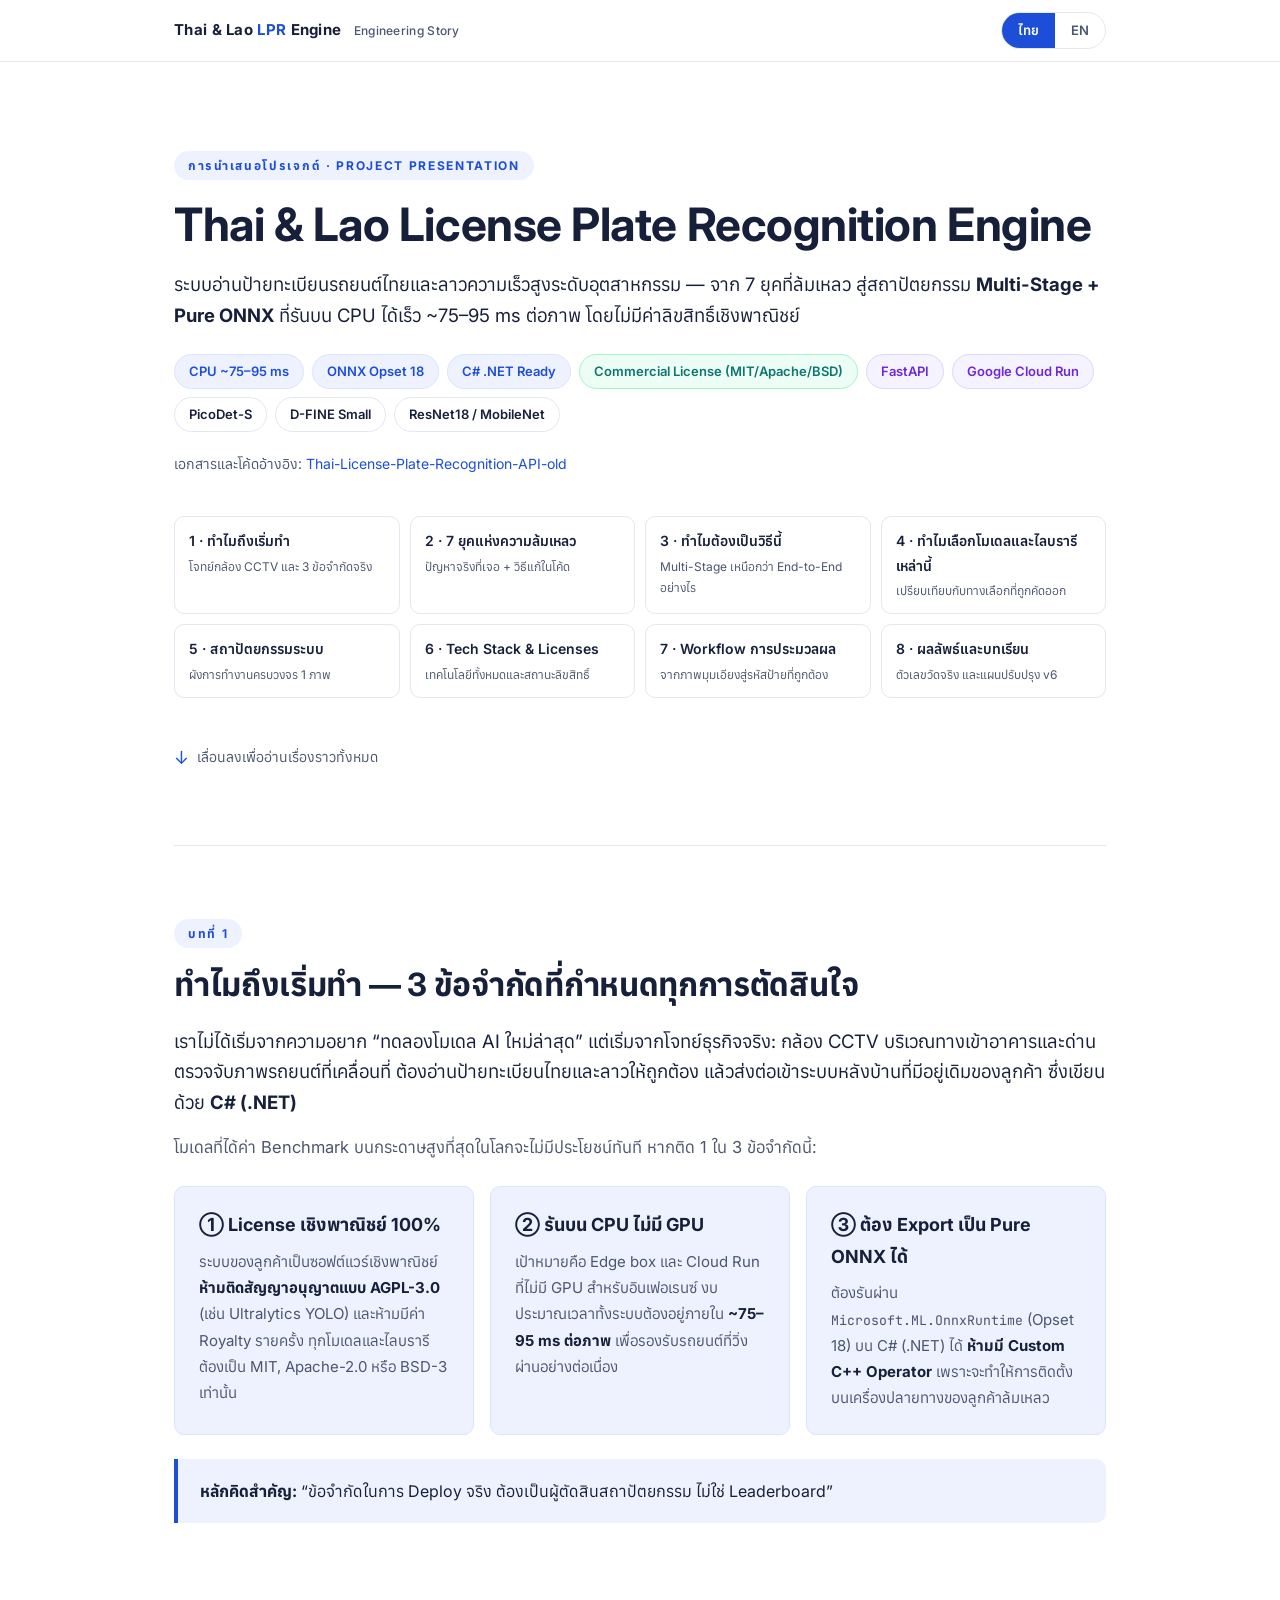
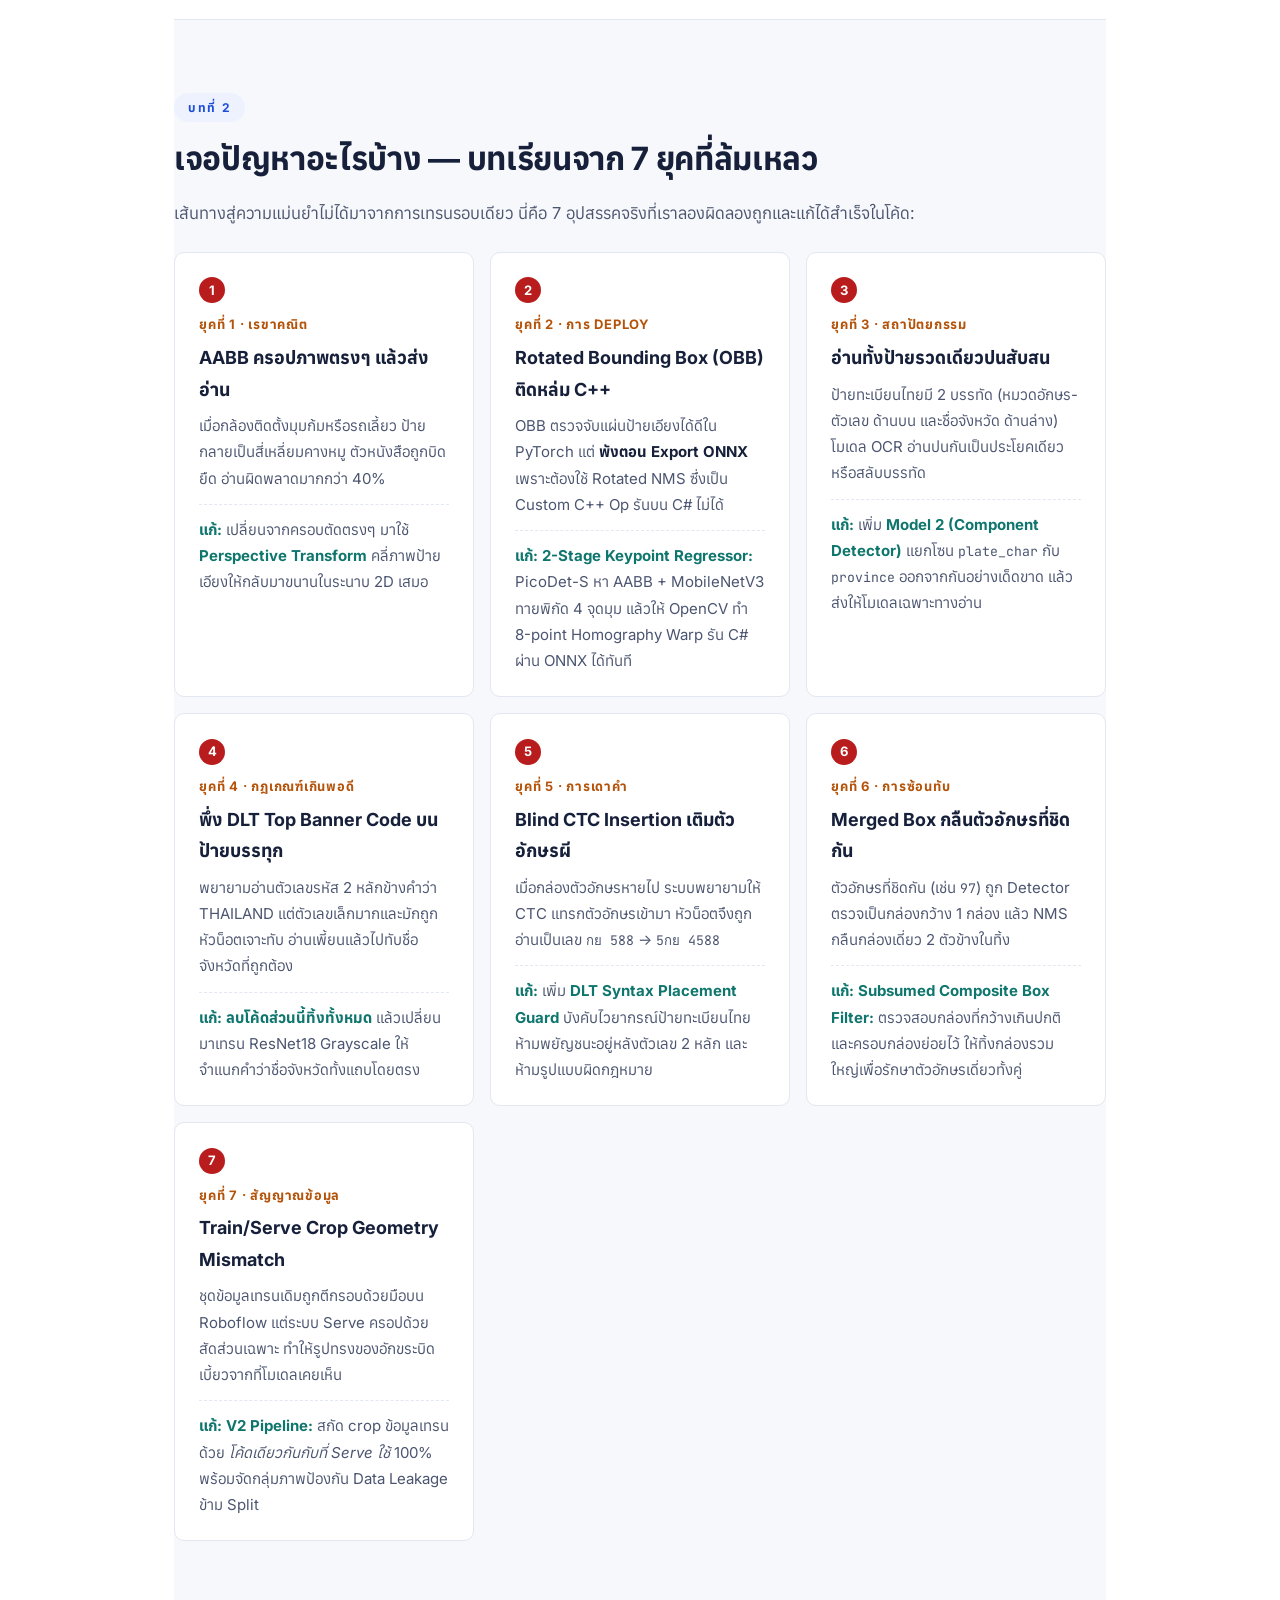
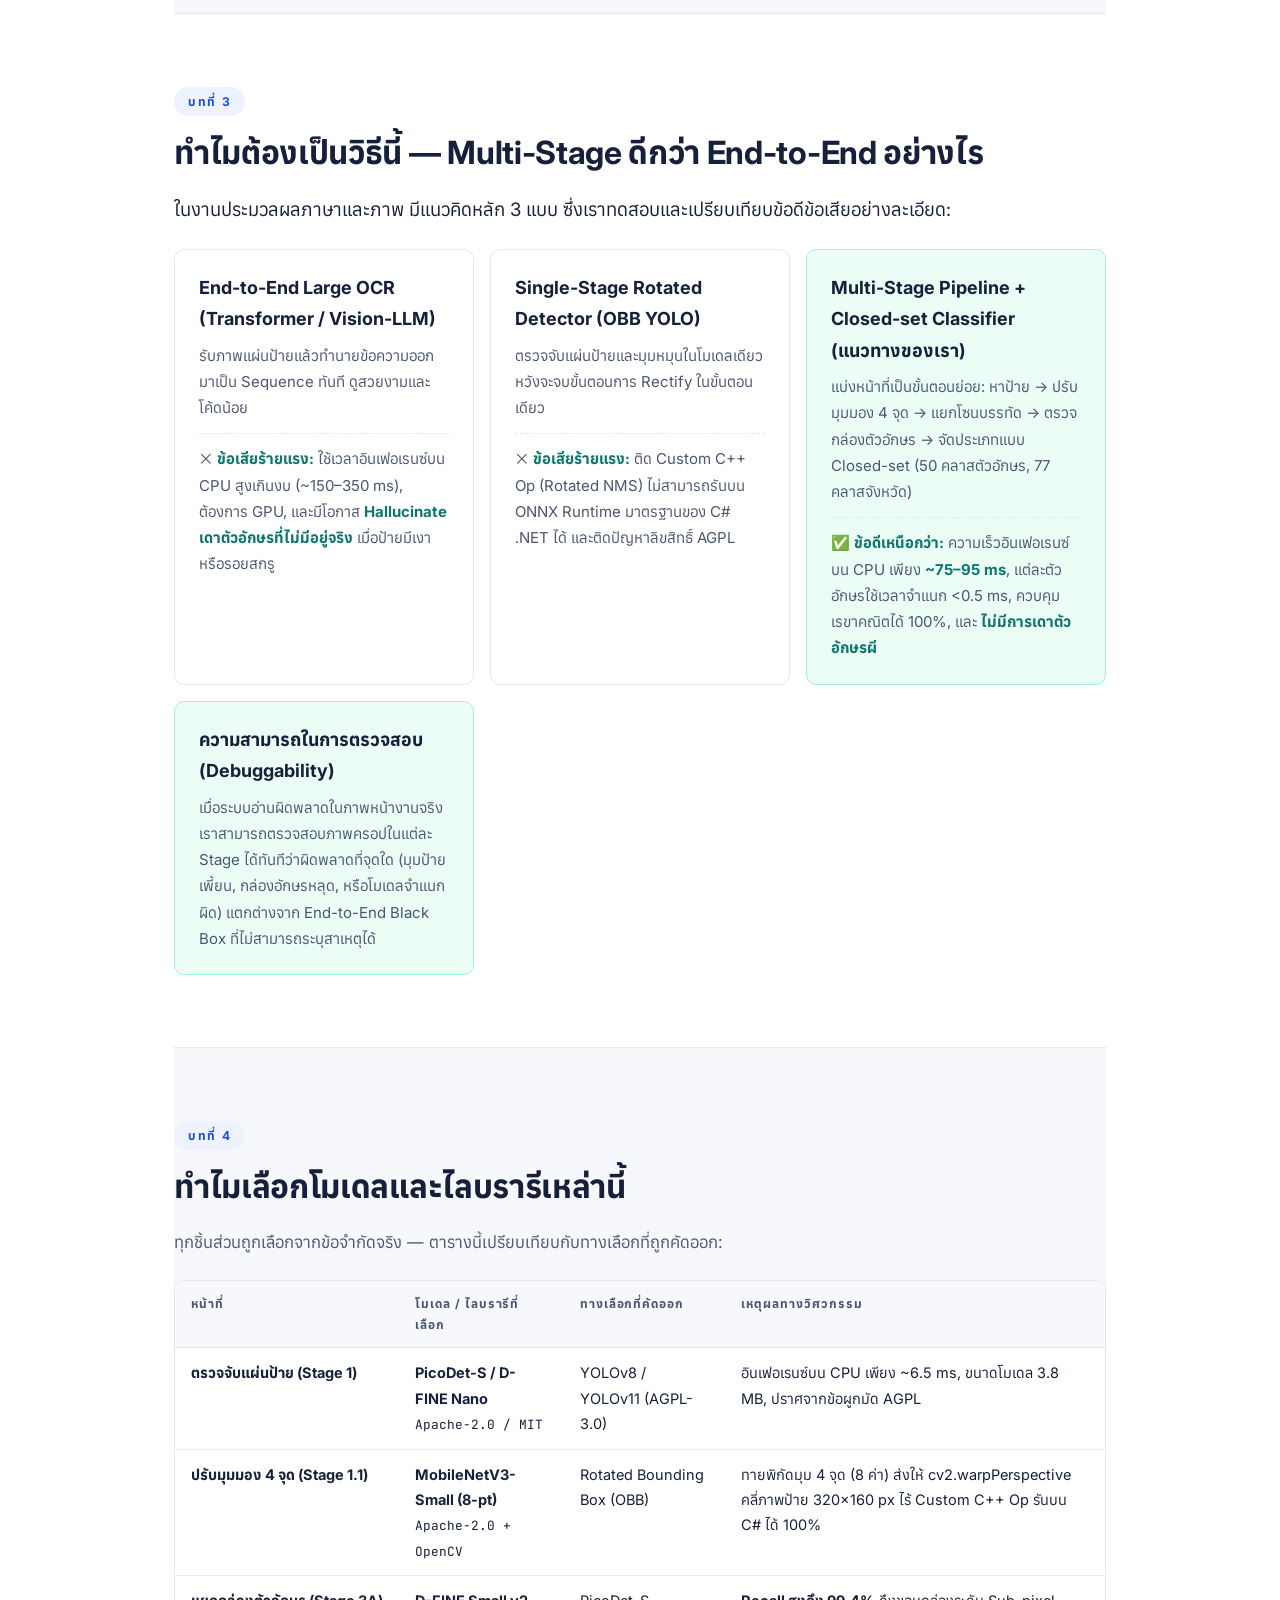
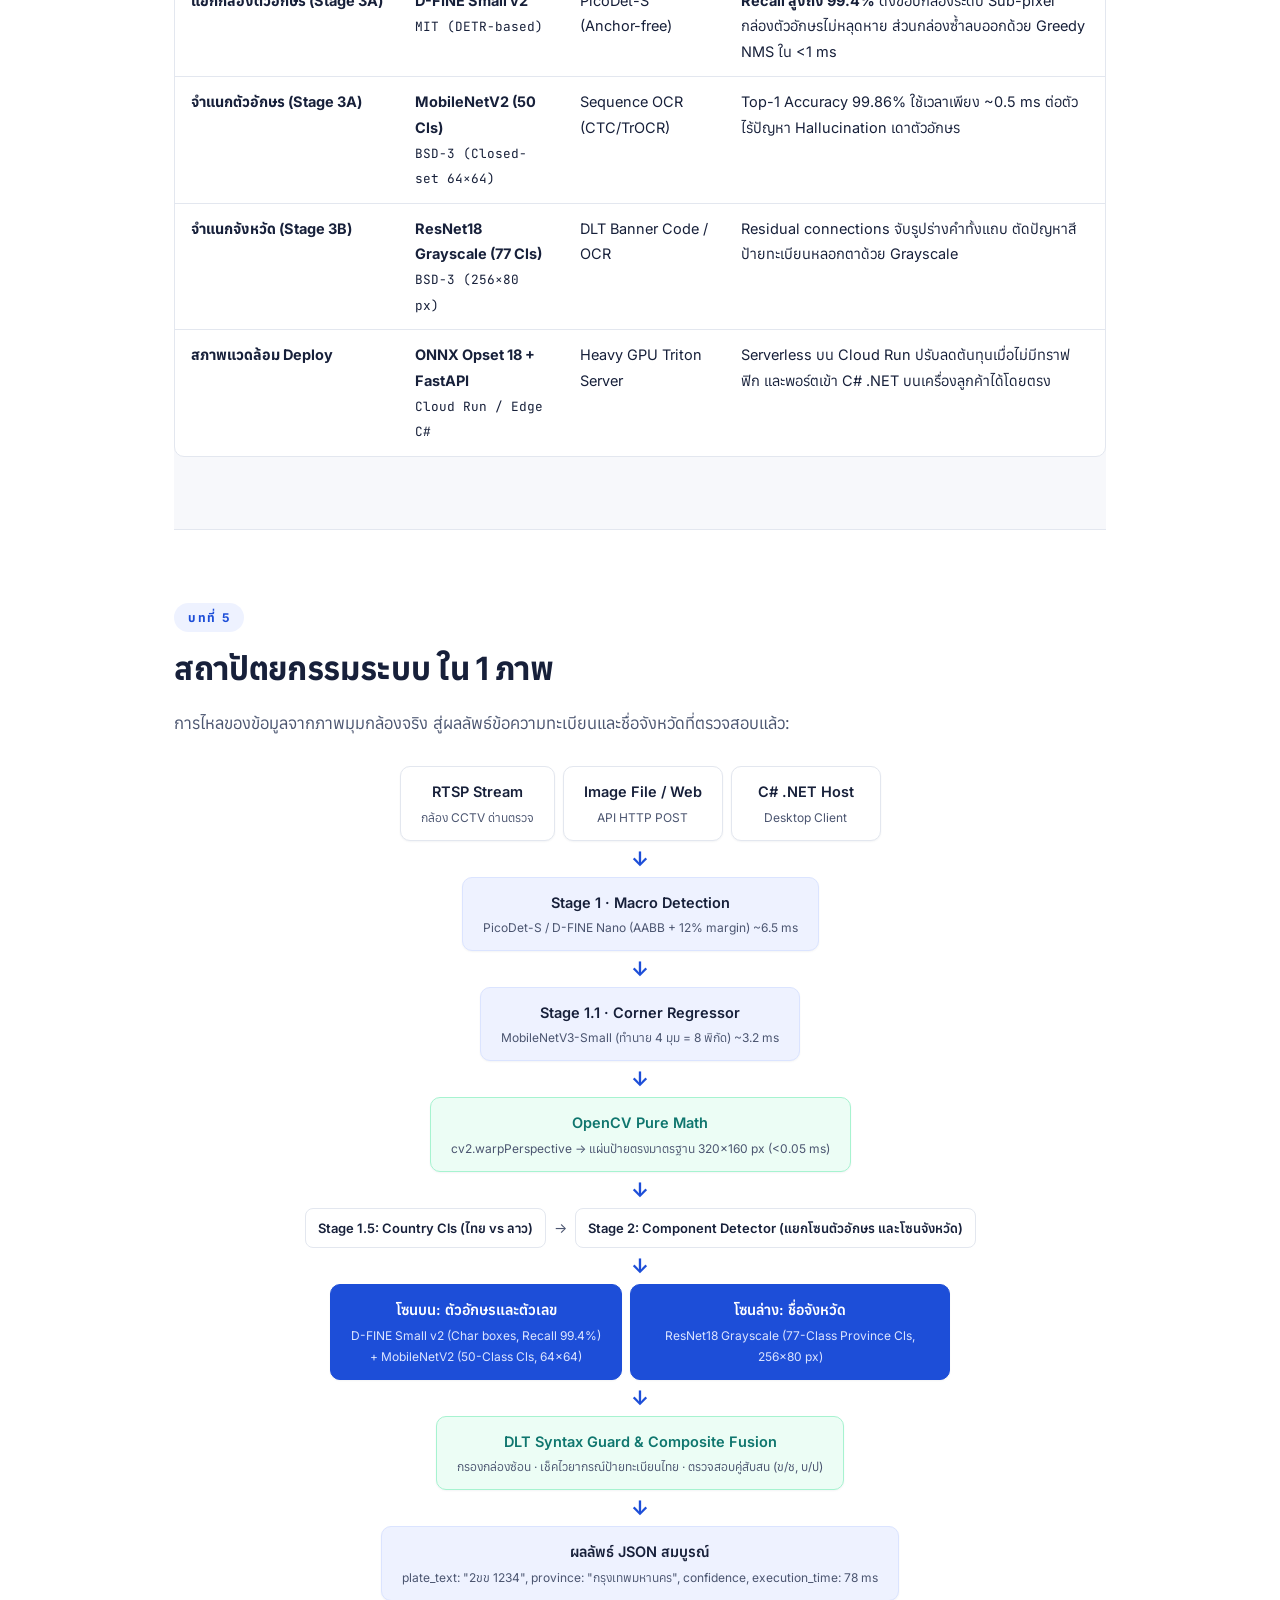
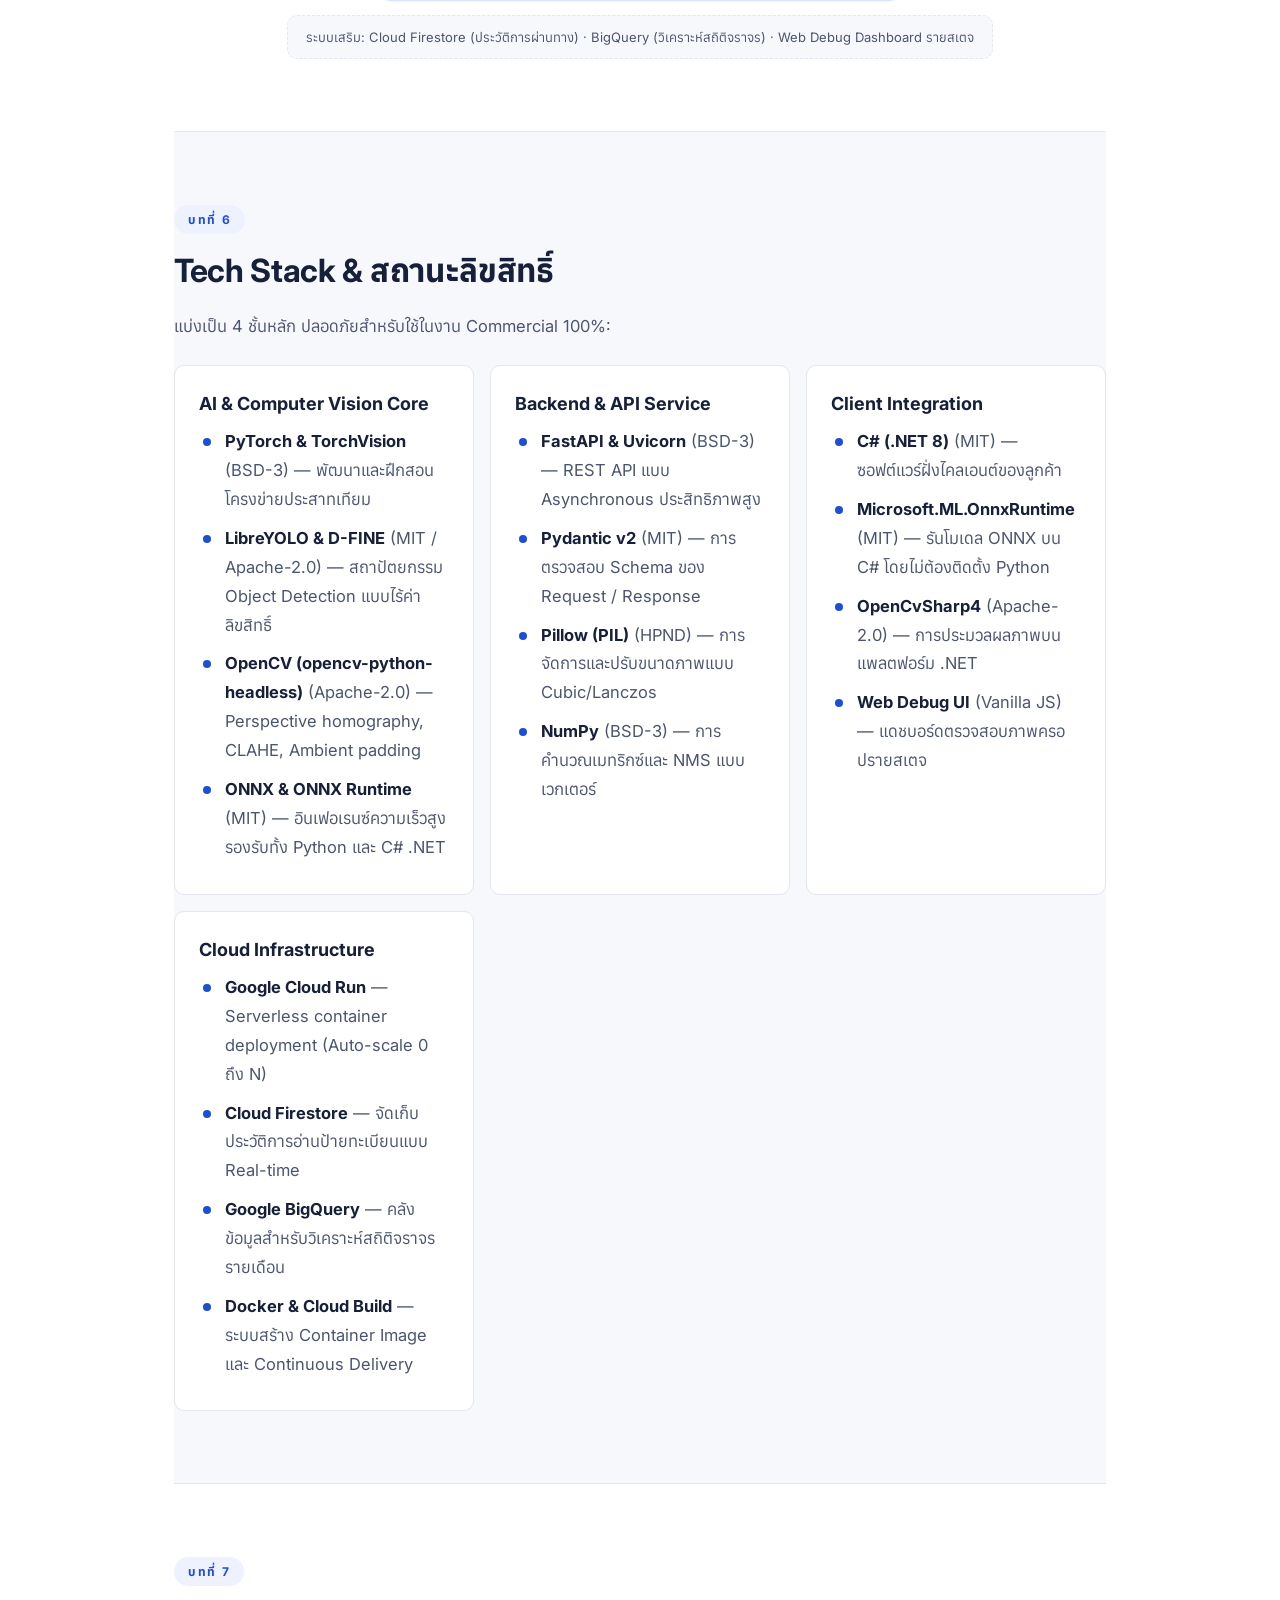
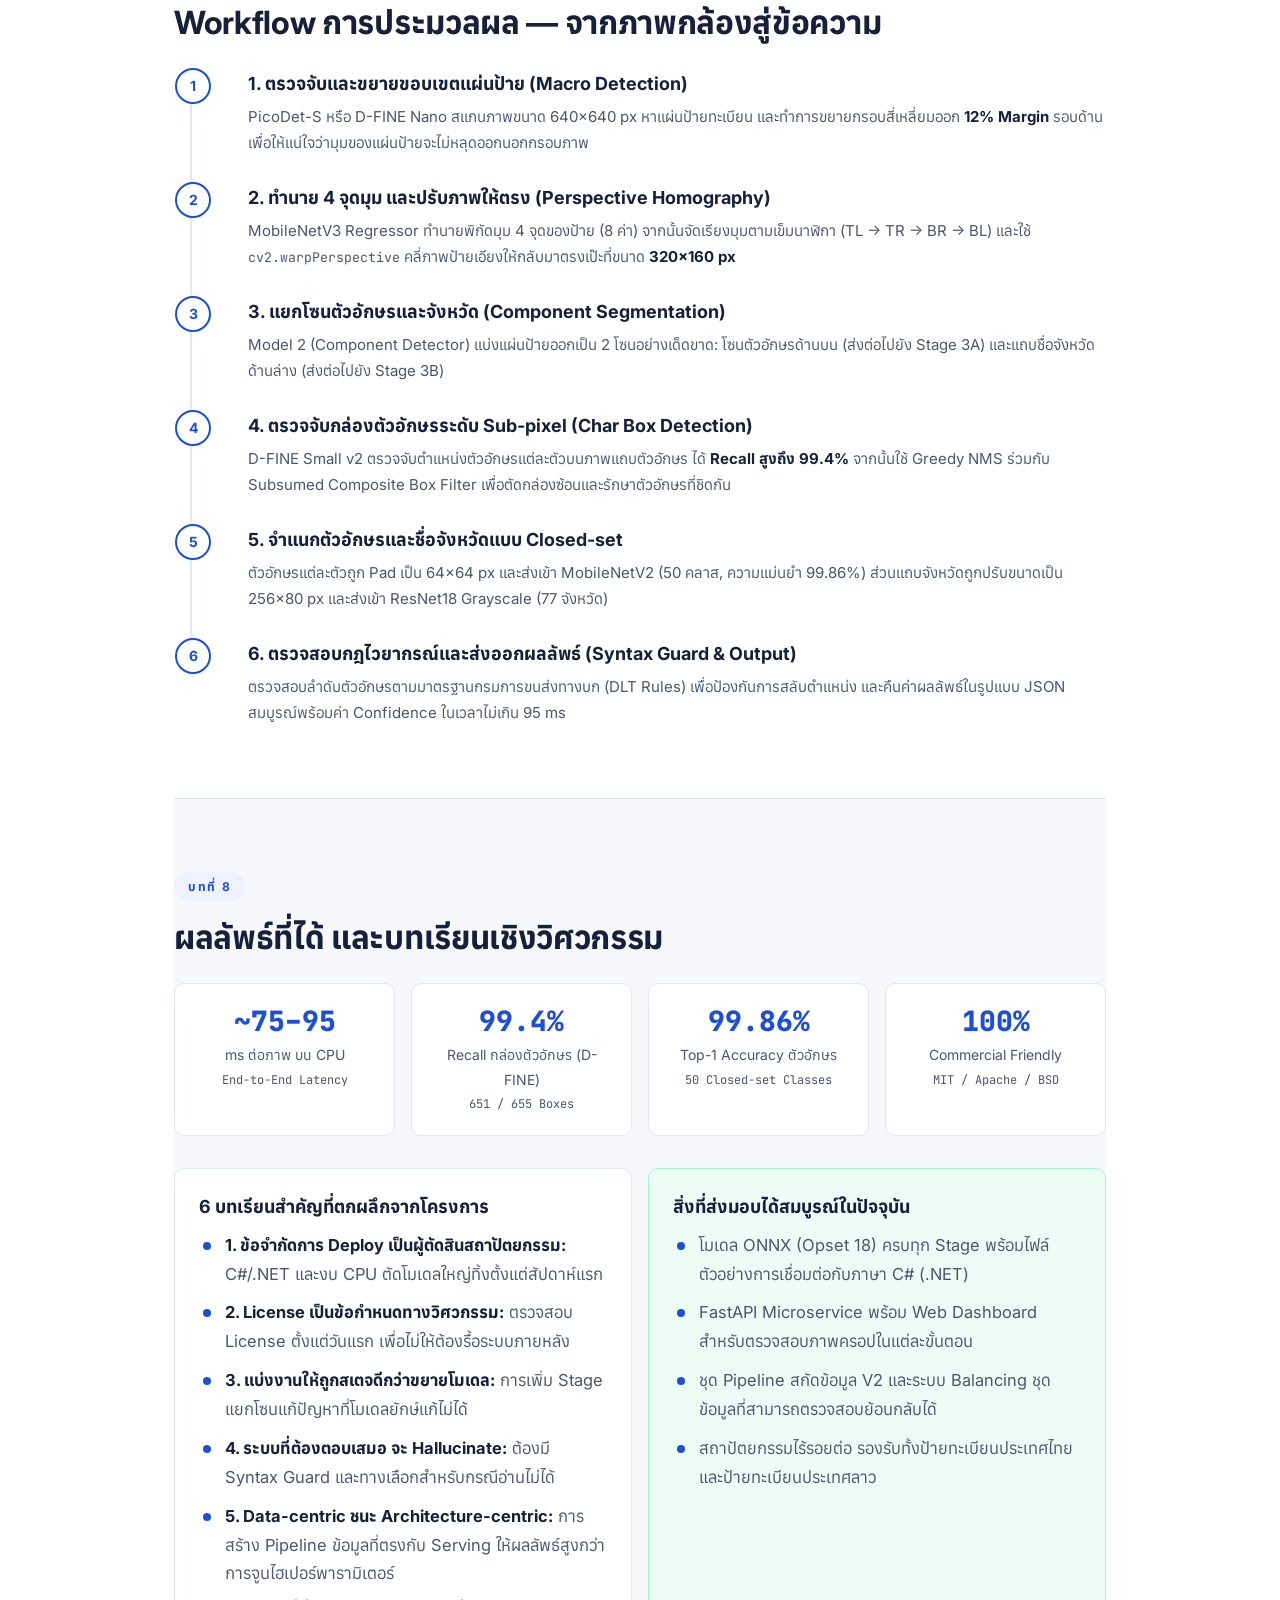
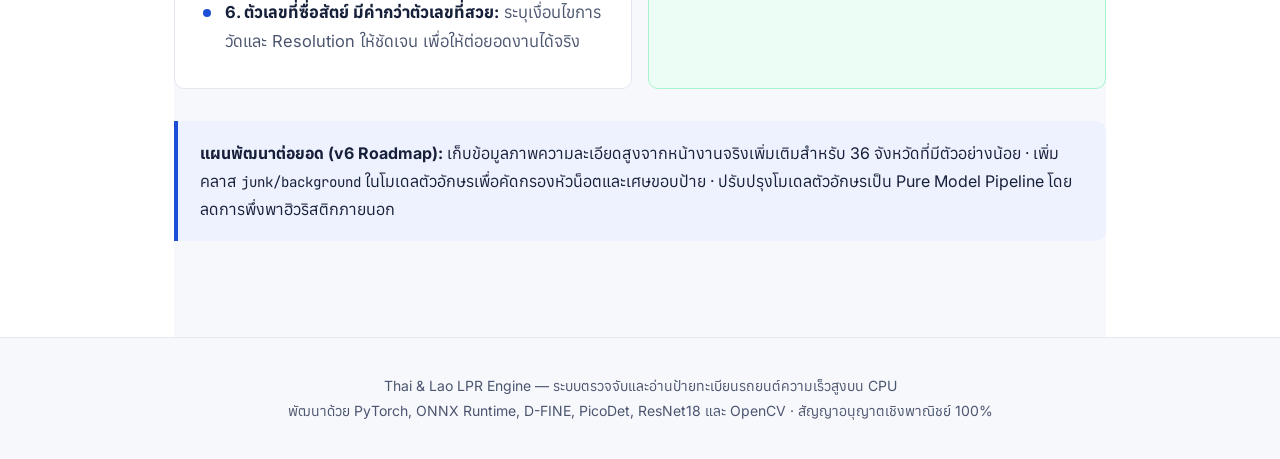
<file: docs/presentation.html>
<!DOCTYPE html>
<html lang="th" data-lang="th">
<head>
<meta charset="UTF-8">
<meta name="viewport" content="width=device-width, initial-scale=1.0">
<link rel="preconnect" href="https://fonts.googleapis.com">
<link rel="preconnect" href="https://fonts.gstatic.com" crossorigin>
<link href="https://fonts.googleapis.com/css2?family=Anuphan:wght@400;500;600;700&family=Inter:wght@400;500;600;700;800&family=JetBrains+Mono:wght@400;500;600;700&display=swap" rel="stylesheet">
<title>Thai &amp; Lao LPR Engine — Presentation</title>
<style>
  :root{
    --accent:#1d4ed8;
    --accent-soft:#eef2ff;
    --accent-line:#bfdbfe;
    --ink:#17203a;
    --ink-soft:#4b5570;
    --line:#e3e7ef;
    --bg:#ffffff;
    --bg-alt:#f7f8fb;
    --card:#ffffff;
    --good:#0f766e;
    --good-soft:#ecfdf5;
    --good-line:#a7f3d0;
    --warn:#b45309;
    --warn-soft:#fffbeb;
    --warn-line:#fde68a;
    --bad:#b91c1c;
    --bad-soft:#fef2f2;
    --bad-line:#fecaca;
    --purple:#6d28d9;
    --purple-soft:#f5f3ff;
    --radius:10px;
    --mono:'JetBrains Mono',ui-monospace,Menlo,Consolas,monospace;
  }
  *{box-sizing:border-box;margin:0;padding:0}
  html{scroll-behavior:smooth}
  html[data-lang="th"] .en{display:none !important}
  html[data-lang="en"] .th{display:none !important}
  body{
    font-family:"Inter","Anuphan",system-ui,-apple-system,"Segoe UI",sans-serif;
    color:var(--ink);
    background:var(--bg);
    line-height:1.75;
    font-size:16.5px;
  }
  /* progress bar */
  #progress{position:fixed;top:0;left:0;height:3px;width:0;background:var(--accent);z-index:50;transition:width .1s linear}
  /* header */
  header{
    position:sticky;top:0;z-index:40;
    background:rgba(255,255,255,.94);backdrop-filter:blur(8px);
    border-bottom:1px solid var(--line);
  }
  .header-in{
    max-width:980px;margin:0 auto;padding:12px 24px;
    display:flex;align-items:center;justify-content:space-between;gap:16px;
  }
  .brand{font-weight:700;font-size:15px;letter-spacing:.02em}
  .brand span{color:var(--accent)}
  .brand small{display:inline-block;margin-left:8px;font-size:12px;font-weight:500;color:var(--ink-soft)}
  .lang-toggle{display:flex;border:1px solid var(--line);border-radius:999px;overflow:hidden;background:#fff}
  .lang-toggle button{
    border:0;background:transparent;cursor:pointer;
    font:inherit;font-size:13px;font-weight:600;
    padding:6px 16px;color:var(--ink-soft);
  }
  .lang-toggle button.active{background:var(--accent);color:#fff}
  /* layout */
  main{max-width:980px;margin:0 auto;padding:0 24px}
  section{padding:72px 0;border-bottom:1px solid var(--line)}
  section:last-of-type{border-bottom:0}
  section.alt{background:var(--bg-alt);max-width:none}
  section.alt > *{max-width:980px;margin-left:auto;margin-right:auto}
  .kicker{
    display:inline-block;font-size:12px;font-weight:700;letter-spacing:.14em;
    text-transform:uppercase;color:var(--accent);
    background:var(--accent-soft);border-radius:999px;padding:4px 14px;margin-bottom:16px;
  }
  h1{font-size:clamp(30px,5vw,46px);line-height:1.25;letter-spacing:-.01em}
  h2{font-size:clamp(24px,3.5vw,32px);line-height:1.3;margin-bottom:20px;letter-spacing:-.01em}
  h3{font-size:18px;margin-bottom:8px}
  p{margin-bottom:16px;color:var(--ink-soft)}
  p.lead{font-size:18.5px;color:var(--ink);line-height:1.65}
  strong{color:var(--ink)}
  a{color:var(--accent);text-decoration:none}
  a:hover{text-decoration:underline}
  code,.mono{font-family:var(--mono);font-size:.88em}
  code{background:#edf2f7;border:1px solid var(--line);border-radius:4px;padding:2px 6px;color:#1e3a8a}
  ul.clean{list-style:none;margin:8px 0 16px}
  ul.clean li{position:relative;padding-left:26px;margin-bottom:10px;color:var(--ink-soft)}
  ul.clean li::before{
    content:"";position:absolute;left:4px;top:11px;
    width:8px;height:8px;border-radius:50%;background:var(--accent);
  }
  /* hero */
  .hero{padding:88px 0 72px;border-bottom:1px solid var(--line)}
  .hero .tag{font-size:14px;color:var(--ink-soft);margin-top:20px}
  .chips{display:flex;flex-wrap:wrap;gap:8px;margin-top:24px}
  .chip{
    font-size:13px;font-weight:600;color:var(--ink);
    background:#fff;border:1px solid var(--line);border-radius:999px;padding:5px 14px;
  }
  .chip.accent{background:var(--accent-soft);border-color:#dbe4ff;color:var(--accent)}
  .chip.good{background:var(--good-soft);border-color:var(--good-line);color:var(--good)}
  .chip.purple{background:var(--purple-soft);border-color:#ddd6fe;color:var(--purple)}
  .scroll-hint{margin-top:44px;font-size:14px;color:var(--ink-soft);display:flex;align-items:center;gap:8px}
  .scroll-hint .arrow{animation:bob 1.6s infinite;font-size:18px;color:var(--accent)}
  @keyframes bob{0%,100%{transform:translateY(0)}50%{transform:translateY(6px)}}
  .toc{display:grid;grid-template-columns:repeat(auto-fit,minmax(210px,1fr));gap:10px;margin-top:40px}
  .toc a{
    display:block;font-size:14px;font-weight:600;text-decoration:none;color:var(--ink);
    border:1px solid var(--line);border-radius:var(--radius);padding:12px 14px;background:#fff;
    transition:border-color .15s, color .15s, transform .15s;
  }
  .toc a:hover{border-color:var(--accent);color:var(--accent);transform:translateY(-2px)}
  .toc a small{display:block;font-weight:400;color:var(--ink-soft);font-size:12px;margin-top:2px}
  /* cards */
  .cards{display:grid;gap:16px;margin-top:24px}
  .cards.two{grid-template-columns:repeat(auto-fit,minmax(300px,1fr))}
  .cards.three{grid-template-columns:repeat(auto-fit,minmax(260px,1fr))}
  .card{
    background:var(--card);border:1px solid var(--line);border-radius:var(--radius);
    padding:22px 24px;
  }
  .card.accent{background:var(--accent-soft);border-color:#dbe4ff}
  .card.good{background:var(--good-soft);border-color:var(--good-line)}
  .card.warn{background:var(--warn-soft);border-color:var(--warn-line)}
  .card.bad{background:var(--bad-soft);border-color:var(--bad-line)}
  .card.purple{background:var(--purple-soft);border-color:#ddd6fe}
  .card .num{
    display:inline-flex;align-items:center;justify-content:center;
    width:26px;height:26px;border-radius:50%;
    background:var(--accent);color:#fff;font-size:13px;font-weight:700;margin-bottom:10px;
  }
  .card .num.bad{background:var(--bad)}
  .card .num.good{background:var(--good)}
  .card .prob{color:var(--warn);font-weight:700;font-size:13px;letter-spacing:.06em;text-transform:uppercase;margin-bottom:6px}
  .card p{margin-bottom:0;font-size:15px}
  .card .fix{margin-top:12px;padding-top:12px;border-top:1px dashed var(--line);font-size:15px;color:var(--ink-soft)}
  .card .fix strong{color:var(--good)}
  /* callout */
  .callout{
    background:var(--accent-soft);border-left:4px solid var(--accent);
    border-radius:0 var(--radius) var(--radius) 0;
    padding:18px 22px;margin:24px 0;font-size:16px;color:var(--ink);
  }
  .callout.good{background:var(--good-soft);border-left-color:var(--good)}
  .callout.warn{background:var(--warn-soft);border-left-color:var(--warn)}
  .callout.bad{background:var(--bad-soft);border-left-color:var(--bad)}
  /* tables */
  .table-wrap{overflow-x:auto;margin-top:24px;border:1px solid var(--line);border-radius:var(--radius);background:#fff}
  table{width:100%;border-collapse:collapse;font-size:14.5px;min-width:660px}
  th,td{text-align:left;padding:12px 16px;border-bottom:1px solid var(--line);vertical-align:top}
  th{background:var(--bg-alt);font-size:12px;letter-spacing:.08em;text-transform:uppercase;color:var(--ink-soft);font-weight:700}
  tr:last-child td{border-bottom:0}
  td:first-child{font-weight:700;color:var(--ink);white-space:nowrap}
  td.num{font-family:var(--mono);text-align:right}
  td.ok{color:var(--good);font-weight:700}
  td.bad{color:var(--bad);font-weight:700}
  td.hi{color:var(--accent);font-weight:700}
  /* diagram */
  .diagram{margin-top:28px;display:flex;flex-direction:column;align-items:center;gap:0}
  .d-row{display:flex;flex-wrap:wrap;gap:8px;justify-content:center}
  .d-node{
    background:#fff;border:1px solid var(--line);border-radius:var(--radius);
    padding:12px 20px;font-size:14.5px;font-weight:600;text-align:center;min-width:150px;
    box-shadow:0 1px 2px rgba(23,32,58,.05);
  }
  .d-node small{display:block;font-weight:400;color:var(--ink-soft);font-size:12px;margin-top:2px}
  .d-node.primary{background:var(--accent);border-color:var(--accent);color:#fff}
  .d-node.primary small{color:#dbe4ff}
  .d-node.accent{background:var(--accent-soft);border-color:#dbe4ff}
  .d-node.good{background:var(--good-soft);border-color:var(--good-line);color:var(--good)}
  .d-arrow{color:var(--accent);font-size:20px;line-height:1;padding:8px 0;font-weight:700}
  .d-steps{display:flex;flex-wrap:wrap;gap:6px;justify-content:center;align-items:center}
  .d-step{
    background:#fff;border:1px solid var(--line);border-radius:8px;
    padding:8px 12px;font-size:13px;font-weight:600;
  }
  .d-plus{color:var(--ink-soft);font-size:14px;padding:0 2px}
  .d-side{
    margin-top:14px;font-size:13px;color:var(--ink-soft);
    background:var(--bg-alt);border:1px dashed var(--line);border-radius:var(--radius);
    padding:10px 18px;text-align:center;max-width:720px;
  }
  /* steps (workflow) */
  .steps{counter-reset:step;margin-top:24px}
  .step{
    position:relative;padding:0 0 26px 56px;border-left:2px solid var(--line);
    margin-left:16px;
  }
  .step:last-child{border-left-color:transparent;padding-bottom:0}
  .step::before{
    counter-increment:step;content:counter(step);
    position:absolute;left:-17px;top:0;
    width:32px;height:32px;border-radius:50%;
    background:#fff;border:2px solid var(--accent);color:var(--accent);
    font-weight:700;font-size:14px;display:flex;align-items:center;justify-content:center;
  }
  .step h3{margin-bottom:4px}
  .step p{font-size:15px;margin-bottom:0}
  /* stats */
  .grid4{display:grid;grid-template-columns:repeat(auto-fit,minmax(200px,1fr));gap:16px;margin-top:24px}
  .stat{background:#fff;border:1px solid var(--line);border-radius:var(--radius);padding:20px;text-align:center}
  .stat .big{font-size:28px;font-weight:800;color:var(--accent);line-height:1.2;font-family:var(--mono)}
  .stat .lbl{font-size:14px;color:var(--ink-soft);margin-top:6px}
  .stat .sub{font-size:12px;color:var(--ink-soft);margin-top:2px;font-family:var(--mono)}
  /* plate pill preview */
  .plate-pill{
    display:inline-flex;align-items:center;gap:8px;padding:4px 12px;
    background:#fff;border:2px solid #111827;border-radius:6px;font-weight:700;font-size:16px;
  }
  .plate-pill.wrong{border-color:var(--bad);background:var(--bad-soft);color:var(--bad)}
  .plate-pill.right{border-color:var(--good);background:var(--good-soft);color:var(--good)}
  /* footer */
  footer{background:var(--bg-alt);border-top:1px solid var(--line);padding:36px 24px;text-align:center}
  footer p{font-size:14px;margin:0 auto;max-width:760px}
  @media (max-width:640px){
    body{font-size:15.5px}
    section{padding:56px 0}
    .hero{padding:64px 0 56px}
    .step{padding-left:44px}
  }
</style>
</head>
<body>
<div id="progress"></div>

<header>
  <div class="header-in">
    <div class="brand">Thai &amp; Lao <span>LPR</span> Engine <small>Engineering Story</small></div>
    <div class="lang-toggle" role="group" aria-label="Language">
      <button id="btn-th" class="active" onclick="setLang('th')">ไทย</button>
      <button id="btn-en" onclick="setLang('en')">EN</button>
    </div>
  </div>
</header>

<main>

  <!-- ============ HERO ============ -->
  <section class="hero">
    <div class="kicker"><span class="th">การนำเสนอโปรเจกต์ · Project Presentation</span><span class="en">Project Presentation · การนำเสนอโปรเจกต์</span></div>
    <h1>Thai &amp; Lao License Plate Recognition Engine</h1>
    <p class="lead" style="margin-top:16px">
      <span class="th">ระบบอ่านป้ายทะเบียนรถยนต์ไทยและลาวความเร็วสูงระดับอุตสาหกรรม — จาก 7 ยุคที่ล้มเหลว สู่สถาปัตยกรรม <strong>Multi-Stage + Pure ONNX</strong> ที่รันบน CPU ได้เร็ว ~75–95 ms ต่อภาพ โดยไม่มีค่าลิขสิทธิ์เชิงพาณิชย์</span>
      <span class="en">An industrial-grade, ultra-fast Thai and Lao License Plate Recognition system — from 7 failed eras to a robust <strong>Multi-Stage + Pure ONNX</strong> architecture running in ~75–95 ms on standard CPU with 100% commercial-friendly licensing.</span>
    </p>
    <div class="chips">
      <span class="chip accent">CPU ~75–95 ms</span>
      <span class="chip accent">ONNX Opset 18</span>
      <span class="chip accent">C# .NET Ready</span>
      <span class="chip good">Commercial License (MIT/Apache/BSD)</span>
      <span class="chip purple">FastAPI</span>
      <span class="chip purple">Google Cloud Run</span>
      <span class="chip">PicoDet-S</span>
      <span class="chip">D-FINE Small</span>
      <span class="chip">ResNet18 / MobileNet</span>
    </div>
    <p class="tag">
      <span class="th">เอกสารและโค้ดอ้างอิง: </span><span class="en">Documentation &amp; source: </span>
      <a href="https://github.com/kwankhaosiva-repo/Thai-License-Plate-Recognition-API-old" target="_blank">Thai-License-Plate-Recognition-API-old</a>
    </p>

    <div class="toc">
      <a href="#ch1"><span class="th">1 · ทำไมถึงเริ่มทำ</span><span class="en">1 · Why we started</span><small><span class="th">โจทย์กล้อง CCTV และ 3 ข้อจำกัดจริง</span><span class="en">CCTV reality and 3 hard constraints</span></small></a>
      <a href="#ch2"><span class="th">2 · 7 ยุคแห่งความล้มเหลว</span><span class="en">2 · The 7 failed eras</span><small><span class="th">ปัญหาจริงที่เจอ + วิธีแก้ในโค้ด</span><span class="en">Real obstacles &amp; how they were fixed</span></small></a>
      <a href="#ch3"><span class="th">3 · ทำไมต้องเป็นวิธีนี้</span><span class="en">3 · Why this approach</span><small><span class="th">Multi-Stage เหนือกว่า End-to-End อย่างไร</span><span class="en">Why Multi-Stage beats End-to-End</span></small></a>
      <a href="#ch4"><span class="th">4 · ทำไมเลือกโมเดลและไลบรารีเหล่านี้</span><span class="en">4 · Why these models &amp; tools</span><small><span class="th">เปรียบเทียบกับทางเลือกที่ถูกคัดออก</span><span class="en">Compared with rejected alternatives</span></small></a>
      <a href="#ch5"><span class="th">5 · สถาปัตยกรรมระบบ</span><span class="en">5 · System architecture</span><small><span class="th">ผังการทำงานครบวงจร 1 ภาพ</span><span class="en">Complete pipeline in one picture</span></small></a>
      <a href="#ch6"><span class="th">6 · Tech Stack &amp; Licenses</span><span class="en">6 · Tech stack &amp; licenses</span><small><span class="th">เทคโนโลยีทั้งหมดและสถานะลิขสิทธิ์</span><span class="en">Every tool and license status</span></small></a>
      <a href="#ch7"><span class="th">7 · Workflow การประมวลผล</span><span class="en">7 · Processing workflow</span><small><span class="th">จากภาพมุมเอียงสู่รหัสป้ายที่ถูกต้อง</span><span class="en">From skewed image to valid plate text</span></small></a>
      <a href="#ch8"><span class="th">8 · ผลลัพธ์และบทเรียน</span><span class="en">8 · Outcomes &amp; lessons</span><small><span class="th">ตัวเลขวัดจริง และแผนปรับปรุง v6</span><span class="en">Benchmark metrics and v6 plan</span></small></a>
    </div>

    <div class="scroll-hint">
      <span class="arrow">↓</span>
      <span class="th">เลื่อนลงเพื่ออ่านเรื่องราวทั้งหมด</span>
      <span class="en">Scroll down to read the whole story</span>
    </div>
  </section>

  <!-- ============ CH1: WHY ============ -->
  <section id="ch1">
    <div class="kicker"><span class="th">บทที่ 1</span><span class="en">Chapter 1</span></div>
    <h2><span class="th">ทำไมถึงเริ่มทำ — 3 ข้อจำกัดที่กำหนดทุกการตัดสินใจ</span><span class="en">Why we started — 3 hard constraints that drove everything</span></h2>
    <p class="lead">
      <span class="th">เราไม่ได้เริ่มจากความอยาก “ทดลองโมเดล AI ใหม่ล่าสุด” แต่เริ่มจากโจทย์ธุรกิจจริง: กล้อง CCTV บริเวณทางเข้าอาคารและด่านตรวจจับภาพรถยนต์ที่เคลื่อนที่ ต้องอ่านป้ายทะเบียนไทยและลาวให้ถูกต้อง แล้วส่งต่อเข้าระบบหลังบ้านที่มีอยู่เดิมของลูกค้า ซึ่งเขียนด้วย <strong>C# (.NET)</strong></span>
      <span class="en">We didn't start with wanting to try the newest AI model, but from an industrial need: CCTV gate cameras capturing moving vehicles must recognize Thai and Lao plates accurately and feed into the client's existing backend built on <strong>C# (.NET)</strong>.</span>
    </p>
    <p>
      <span class="th">โมเดลที่ได้ค่า Benchmark บนกระดาษสูงที่สุดในโลกจะไม่มีประโยชน์ทันที หากติด 1 ใน 3 ข้อจำกัดนี้:</span>
      <span class="en">A model with the highest paper benchmark is immediately useless if it violates any of these 3 constraints:</span>
    </p>
    <div class="cards three">
      <div class="card accent">
        <h3><span class="th">① License เชิงพาณิชย์ 100%</span><span class="en">① 100% Commercial License</span></h3>
        <p><span class="th">ระบบของลูกค้าเป็นซอฟต์แวร์เชิงพาณิชย์ <strong>ห้ามติดสัญญาอนุญาตแบบ AGPL-3.0</strong> (เช่น Ultralytics YOLO) และห้ามมีค่า Royalty รายครั้ง ทุกโมเดลและไลบรารีต้องเป็น MIT, Apache-2.0 หรือ BSD-3 เท่านั้น</span>
           <span class="en">Commercial client system: <strong>no AGPL-3.0 copyleft licenses</strong> (e.g. Ultralytics YOLO) and no per-unit royalties. All models and libraries must strictly be MIT, Apache-2.0, or BSD-3.</span></p>
      </div>
      <div class="card accent">
        <h3><span class="th">② รันบน CPU ไม่มี GPU</span><span class="en">② Standard CPU, No GPU</span></h3>
        <p><span class="th">เป้าหมายคือ Edge box และ Cloud Run ที่ไม่มี GPU สำหรับอินเฟอเรนซ์ งบประมาณเวลาทั้งระบบต้องอยู่ภายใน <strong>~75–95 ms ต่อภาพ</strong> เพื่อรองรับรถยนต์ที่วิ่งผ่านอย่างต่อเนื่อง</span>
           <span class="en">Targeted for edge boxes and Cloud Run instances with zero GPUs. The total end-to-end latency budget must strictly remain within <strong>~75–95 ms per frame</strong>.</span></p>
      </div>
      <div class="card accent">
        <h3><span class="th">③ ต้อง Export เป็น Pure ONNX ได้</span><span class="en">③ Pure ONNX Compatible</span></h3>
        <p><span class="th">ต้องรันผ่าน <span class="mono">Microsoft.ML.OnnxRuntime</span> (Opset 18) บน C# (.NET) ได้ <strong>ห้ามมี Custom C++ Operator</strong> เพราะจะทำให้การติดตั้งบนเครื่องปลายทางของลูกค้าล้มเหลว</span>
           <span class="en">Must run cleanly via <span class="mono">Microsoft.ML.OnnxRuntime</span> (Opset 18) in C# (.NET) with <strong>zero custom C++ operators</strong> to guarantee plug-and-play client deployment.</span></p>
      </div>
    </div>
    <div class="callout">
      <span class="th"><strong>หลักคิดสำคัญ:</strong> “ข้อจำกัดในการ Deploy จริง ต้องเป็นผู้ตัดสินสถาปัตยกรรม ไม่ใช่ Leaderboard”</span>
      <span class="en"><strong>Core Principle:</strong> "Deployment constraints must dictate architecture, not the Kaggle leaderboard."</span>
    </div>
  </section>

  <!-- ============ CH2: PROBLEMS ============ -->
  <section id="ch2" class="alt">
    <div class="kicker"><span class="th">บทที่ 2</span><span class="en">Chapter 2</span></div>
    <h2><span class="th">เจอปัญหาอะไรบ้าง — บทเรียนจาก 7 ยุคที่ล้มเหลว</span><span class="en">Problems we hit — lessons from 7 failed eras</span></h2>
    <p>
      <span class="th">เส้นทางสู่ความแม่นยำไม่ได้มาจากการเทรนรอบเดียว นี่คือ 7 อุปสรรคจริงที่เราลองผิดลองถูกและแก้ได้สำเร็จในโค้ด:</span>
      <span class="en">Accuracy was never achieved on the first try. Here are 7 real-world failures and their definitive engineering solutions:</span>
    </p>

    <div class="cards two">
      <div class="card">
        <div class="num bad">1</div>
        <div class="prob"><span class="th">ยุคที่ 1 · เรขาคณิต</span><span class="en">Era 1 · Geometry</span></div>
        <h3><span class="th">AABB ครอปภาพตรงๆ แล้วส่งอ่าน</span><span class="en">Direct AABB cropping</span></h3>
        <p><span class="th">เมื่อกล้องติดตั้งมุมก้มหรือรถเลี้ยว ป้ายกลายเป็นสี่เหลี่ยมคางหมู ตัวหนังสือถูกบิดยืด อ่านผิดพลาดมากกว่า 40%</span>
           <span class="en">At tilted camera angles, plates become skewed trapezoids. Distorted letters caused over 40% recognition errors.</span></p>
        <div class="fix"><strong><span class="th">แก้:</span><span class="en">Fix:</span></strong>
          <span class="th">เปลี่ยนจากครอบตัดตรงๆ มาใช้ <strong>Perspective Transform</strong> คลี่ภาพป้ายเอียงให้กลับมาขนานในระนาบ 2D เสมอ</span>
          <span class="en">Replaced direct bounding box cropping with <strong>Perspective Transform</strong> to flatten skewed plates into rectified 2D planes.</span></div>
      </div>

      <div class="card">
        <div class="num bad">2</div>
        <div class="prob"><span class="th">ยุคที่ 2 · การ Deploy</span><span class="en">Era 2 · Deployment</span></div>
        <h3><span class="th">Rotated Bounding Box (OBB) ติดหล่ม C++</span><span class="en">Rotated Bounding Box (OBB) locked in C++</span></h3>
        <p><span class="th">OBB ตรวจจับแผ่นป้ายเอียงได้ดีใน PyTorch แต่ <strong>พังตอน Export ONNX</strong> เพราะต้องใช้ Rotated NMS ซึ่งเป็น Custom C++ Op รันบน C# ไม่ได้</span>
           <span class="en">OBB worked fine in PyTorch but <strong>failed at ONNX export</strong> due to custom C++ Rotated NMS operators unsupported in standard .NET.</span></p>
        <div class="fix"><strong><span class="th">แก้:</span><span class="en">Fix:</span></strong>
          <span class="th"><strong>2-Stage Keypoint Regressor:</strong> PicoDet-S หา AABB + MobileNetV3 ทายพิกัด 4 จุดมุม แล้วให้ OpenCV ทำ 8-point Homography Warp รัน C# ผ่าน ONNX ได้ทันที</span>
          <span class="en"><strong>2-Stage Keypoint Regressor:</strong> PicoDet-S AABB + MobileNetV3 4-corner regression + OpenCV warp. Pure ONNX compatible.</span></div>
      </div>

      <div class="card">
        <div class="num bad">3</div>
        <div class="prob"><span class="th">ยุคที่ 3 · สถาปัตยกรรม</span><span class="en">Era 3 · Architecture</span></div>
        <h3><span class="th">อ่านทั้งป้ายรวดเดียวปนสับสน</span><span class="en">Single OCR reading entire plate</span></h3>
        <p><span class="th">ป้ายทะเบียนไทยมี 2 บรรทัด (หมวดอักษร-ตัวเลข ด้านบน และชื่อจังหวัด ด้านล่าง) โมเดล OCR อ่านปนกันเป็นประโยคเดียว หรือสลับบรรทัด</span>
           <span class="en">Thai plates have 2 tiers: characters on top, province at the bottom. Single OCR read them as one mixed sequence or swapped tiers.</span></p>
        <div class="fix"><strong><span class="th">แก้:</span><span class="en">Fix:</span></strong>
          <span class="th">เพิ่ม <strong>Model 2 (Component Detector)</strong> แยกโซน <span class="mono">plate_char</span> กับ <span class="mono">province</span> ออกจากกันอย่างเด็ดขาด แล้วส่งให้โมเดลเฉพาะทางอ่าน</span>
          <span class="en">Added <strong>Model 2 (Component Detector)</strong> to explicitly isolate character and province regions into specialized pipelines.</span></div>
      </div>

      <div class="card">
        <div class="num bad">4</div>
        <div class="prob"><span class="th">ยุคที่ 4 · กฎเกณฑ์เกินพอดี</span><span class="en">Era 4 · Flawed Heuristics</span></div>
        <h3><span class="th">พึ่ง DLT Top Banner Code บนป้ายบรรทุก</span><span class="en">Over-reliance on DLT truck banner codes</span></h3>
        <p><span class="th">พยายามอ่านตัวเลขรหัส 2 หลักข้างคำว่า THAILAND แต่ตัวเลขเล็กมากและมักถูกหัวน็อตเจาะทับ อ่านเพี้ยนแล้วไปทับชื่อจังหวัดที่ถูกต้อง</span>
           <span class="en">Attempted reading tiny 2-digit truck codes, which were often punctured by bolts, causing hallucinated overrides over correct provinces.</span></p>
        <div class="fix"><strong><span class="th">แก้:</span><span class="en">Fix:</span></strong>
          <span class="th"><strong>ลบโค้ดส่วนนี้ทิ้งทั้งหมด</strong> แล้วเปลี่ยนมาเทรน ResNet18 Grayscale ให้จำแนกคำว่าชื่อจังหวัดทั้งแถบโดยตรง</span>
          <span class="en"><strong>Completely stripped the heuristic</strong> and trained ResNet18 Grayscale to classify full province strips directly.</span></div>
      </div>

      <div class="card">
        <div class="num bad">5</div>
        <div class="prob"><span class="th">ยุคที่ 5 · การเดาคำ</span><span class="en">Era 5 · Hallucination</span></div>
        <h3><span class="th">Blind CTC Insertion เติมตัวอักษรผี</span><span class="en">Blind CTC insertion creating phantom characters</span></h3>
        <p><span class="th">เมื่อกล่องตัวอักษรหายไป ระบบพยายามให้ CTC แทรกตัวอักษรเข้ามา หัวน็อตจึงถูกอ่านเป็นเลข <span class="mono">กย 588</span> → <span class="mono">5กย 4588</span></span>
           <span class="en">When boxes were dropped, CTC blindly inserted characters. Bolts were misread as numbers: <span class="mono">กย 588</span> became <span class="mono">5กย 4588</span>.</span></p>
        <div class="fix"><strong><span class="th">แก้:</span><span class="en">Fix:</span></strong>
          <span class="th">เพิ่ม <strong>DLT Syntax Placement Guard</strong> บังคับไวยากรณ์ป้ายทะเบียนไทย ห้ามพยัญชนะอยู่หลังตัวเลข 2 หลัก และห้ามรูปแบบผิดกฎหมาย</span>
          <span class="en">Implemented <strong>DLT Syntax Placement Guard</strong> strictly enforcing Thai license syntax rules and rejecting invalid consonant patterns.</span></div>
      </div>

      <div class="card">
        <div class="num bad">6</div>
        <div class="prob"><span class="th">ยุคที่ 6 · การซ้อนทับ</span><span class="en">Era 6 · Box Merging</span></div>
        <h3><span class="th">Merged Box กลืนตัวอักษรที่ชิดกัน</span><span class="en">Merged boxes swallowing adjacent characters</span></h3>
        <p><span class="th">ตัวอักษรที่ชิดกัน (เช่น <span class="mono">97</span>) ถูก Detector ตรวจเป็นกล่องกว้าง 1 กล่อง แล้ว NMS กลืนกล่องเดี่ยว 2 ตัวข้างในทิ้ง</span>
           <span class="en">Closely spaced glyphs (e.g. <span class="mono">97</span>) were grouped as one wide box, and standard NMS eliminated the two child boxes inside.</span></p>
        <div class="fix"><strong><span class="th">แก้:</span><span class="en">Fix:</span></strong>
          <span class="th"><strong>Subsumed Composite Box Filter:</strong> ตรวจสอบกล่องที่กว้างเกินปกติและครอบกล่องย่อยไว้ ให้ทิ้งกล่องรวมใหญ่เพื่อรักษาตัวอักษรเดี่ยวทั้งคู่</span>
          <span class="en"><strong>Subsumed Composite Box Filter:</strong> detects oversized parent boxes containing child boxes, stripping the composite box to save both characters.</span></div>
      </div>

      <div class="card">
        <div class="num bad">7</div>
        <div class="prob"><span class="th">ยุคที่ 7 · สัญญาณข้อมูล</span><span class="en">Era 7 · Contract Mismatch</span></div>
        <h3><span class="th">Train/Serve Crop Geometry Mismatch</span><span class="en">Train vs Serve Crop Geometry Mismatch</span></h3>
        <p><span class="th">ชุดข้อมูลเทรนเดิมถูกตีกรอบด้วยมือบน Roboflow แต่ระบบ Serve ครอปด้วยสัดส่วนเฉพาะ ทำให้รูปทรงของอักขระบิดเบี้ยวจากที่โมเดลเคยเห็น</span>
           <span class="en">Original training crops were hand-drawn on Roboflow, while production serving used algorithmic crops, breaking the geometric contract.</span></p>
        <div class="fix"><strong><span class="th">แก้:</span><span class="en">Fix:</span></strong>
          <span class="th"><strong>V2 Pipeline:</strong> สกัด crop ข้อมูลเทรนด้วย <em>โค้ดเดียวกันกับที่ Serve ใช้</em> 100% พร้อมจัดกลุ่มภาพป้องกัน Data Leakage ข้าม Split</span>
          <span class="en"><strong>V2 Pipeline:</strong> extracted training crops using the <em>exact same serving code</em> and enforced source-image grouped splits to prevent leakage.</span></div>
      </div>
    </div>
  </section>

  <!-- ============ CH3: WHY MULTI-STAGE ============ -->
  <section id="ch3">
    <div class="kicker"><span class="th">บทที่ 3</span><span class="en">Chapter 3</span></div>
    <h2><span class="th">ทำไมต้องเป็นวิธีนี้ — Multi-Stage ดีกว่า End-to-End อย่างไร</span><span class="en">Why this approach — why Multi-Stage beats End-to-End</span></h2>
    <p class="lead">
      <span class="th">ในงานประมวลผลภาษาและภาพ มีแนวคิดหลัก 3 แบบ ซึ่งเราทดสอบและเปรียบเทียบข้อดีข้อเสียอย่างละเอียด:</span>
      <span class="en">There are 3 competing paradigms for OCR and LPR. We weighed each one against our real-world constraints:</span>
    </p>

    <div class="cards two">
      <div class="card">
        <h3><span class="th">End-to-End Large OCR (Transformer / Vision-LLM)</span><span class="en">End-to-End Large OCR (Transformer / VLM)</span></h3>
        <p><span class="th">รับภาพแผ่นป้ายแล้วทำนายข้อความออกมาเป็น Sequence ทันที ดูสวยงามและโค้ดน้อย</span>
           <span class="en">Directly outputs sequence text from raw plate images. Elegant on paper with fewer code lines.</span></p>
        <div class="fix">
          <span class="th">❌ <strong>ข้อเสียร้ายแรง:</strong> ใช้เวลาอินเฟอเรนซ์บน CPU สูงเกินงบ (~150–350 ms), ต้องการ GPU, และมีโอกาส <strong>Hallucinate เดาตัวอักษรที่ไม่มีอยู่จริง</strong> เมื่อป้ายมีเงาหรือรอยสกรู</span>
          <span class="en">❌ <strong>Fatal flaws:</strong> Exceeds latency budgets on CPU (~150–350 ms), requires GPU, and suffers from <strong>hallucination</strong> when encountering shadows or bolt marks.</span>
        </div>
      </div>

      <div class="card">
        <h3><span class="th">Single-Stage Rotated Detector (OBB YOLO)</span><span class="en">Single-Stage Rotated Detector (OBB YOLO)</span></h3>
        <p><span class="th">ตรวจจับแผ่นป้ายและมุมหมุนในโมเดลเดียว หวังจะจบขั้นตอนการ Rectify ในขั้นตอนเดียว</span>
           <span class="en">Detects plates and rotation angles simultaneously in one model to eliminate multi-step rectification.</span></p>
        <div class="fix">
          <span class="th">❌ <strong>ข้อเสียร้ายแรง:</strong> ติด Custom C++ Op (Rotated NMS) ไม่สามารถรันบน ONNX Runtime มาตรฐานของ C# .NET ได้ และติดปัญหาลิขสิทธิ์ AGPL</span>
          <span class="en">❌ <strong>Fatal flaws:</strong> Requires custom C++ ops (Rotated NMS), completely breaking vanilla ONNX Runtime on C# .NET, plus AGPL license restrictions.</span>
        </div>
      </div>

      <div class="card good">
        <h3><span class="th">Multi-Stage Pipeline + Closed-set Classifier (แนวทางของเรา)</span><span class="en">Multi-Stage Pipeline + Closed-set Classifier (Our Approach)</span></h3>
        <p><span class="th">แบ่งหน้าที่เป็นขั้นตอนย่อย: หาป้าย → ปรับมุมมอง 4 จุด → แยกโซนบรรทัด → ตรวจกล่องตัวอักษร → จัดประเภทแบบ Closed-set (50 คลาสตัวอักษร, 77 คลาสจังหวัด)</span>
           <span class="en">Deconstructs into explicit stages: Detect plate → 4-point Rectify → Segment zones → Detect char boxes → Closed-set Classification (50 chars, 77 provinces).</span></p>
        <div class="fix">
          <span class="th">✅ <strong>ข้อดีเหนือกว่า:</strong> ความเร็วอินเฟอเรนซ์บน CPU เพียง <strong>~75–95 ms</strong>, แต่ละตัวอักษรใช้เวลาจำแนก &lt;0.5 ms, ควบคุมเรขาคณิตได้ 100%, และ <strong>ไม่มีการเดาตัวอักษรผี</strong></span>
          <span class="en">✅ <strong>Definitive benefits:</strong> Blazing ~75–95 ms CPU latency, &lt;0.5 ms per char classification, total geometric control, and <strong>zero hallucination</strong>.</span>
        </div>
      </div>

      <div class="card good">
        <h3><span class="th">ความสามารถในการตรวจสอบ (Debuggability)</span><span class="en">Full Pipeline Debuggability</span></h3>
        <p><span class="th">เมื่อระบบอ่านผิดพลาดในภาพหน้างานจริง เราสามารถตรวจสอบภาพครอปในแต่ละ Stage ได้ทันทีว่าผิดพลาดที่จุดใด (มุมป้ายเพี้ยน, กล่องอักษรหลุด, หรือโมเดลจำแนกผิด) แตกต่างจาก End-to-End Black Box ที่ไม่สามารถระบุสาเหตุได้</span>
           <span class="en">When a field image fails, we inspect intermediate crops at each stage (perspective, box recall, or classifier logits), unlike opaque end-to-end black boxes.</span></p>
      </div>
    </div>
  </section>

  <!-- ============ CH4: WHY LIBRARIES ============ -->
  <section id="ch4" class="alt">
    <div class="kicker"><span class="th">บทที่ 4</span><span class="en">Chapter 4</span></div>
    <h2><span class="th">ทำไมเลือกโมเดลและไลบรารีเหล่านี้</span><span class="en">Why we chose these models and tools</span></h2>
    <p><span class="th">ทุกชิ้นส่วนถูกเลือกจากข้อจำกัดจริง — ตารางนี้เปรียบเทียบกับทางเลือกที่ถูกคัดออก:</span>
       <span class="en">Every component was chosen against real operational trade-offs — here is the comparison against rejected alternatives:</span></p>

    <div class="table-wrap">
      <table>
        <thead>
          <tr>
            <th><span class="th">หน้าที่</span><span class="en">Role</span></th>
            <th><span class="th">โมเดล / ไลบรารีที่เลือก</span><span class="en">Selected Model / Tool</span></th>
            <th><span class="th">ทางเลือกที่คัดออก</span><span class="en">Rejected Alternatives</span></th>
            <th><span class="th">เหตุผลทางวิศวกรรม</span><span class="en">Engineering Rationale</span></th>
          </tr>
        </thead>
        <tbody>
          <tr>
            <td><span class="th">ตรวจจับแผ่นป้าย (Stage 1)</span><span class="en">Plate Detection (Stage 1)</span></td>
            <td><strong>PicoDet-S / D-FINE Nano</strong><br><small class="mono">Apache-2.0 / MIT</small></td>
            <td>YOLOv8 / YOLOv11 (AGPL-3.0)</td>
            <td><span class="th">อินเฟอเรนซ์บน CPU เพียง ~6.5 ms, ขนาดโมเดล 3.8 MB, ปราศจากข้อผูกมัด AGPL</span>
                <span class="en">~6.5 ms inference on CPU, 3.8 MB model size, completely free from AGPL copyleft risks.</span></td>
          </tr>
          <tr>
            <td><span class="th">ปรับมุมมอง 4 จุด (Stage 1.1)</span><span class="en">Corner Rectification (Stage 1.1)</span></td>
            <td><strong>MobileNetV3-Small (8-pt)</strong><br><small class="mono">Apache-2.0 + OpenCV</small></td>
            <td>Rotated Bounding Box (OBB)</td>
            <td><span class="th">ทายพิกัดมุม 4 จุด (8 ค่า) ส่งให้ cv2.warpPerspective คลี่ภาพป้าย 320×160 px ไร้ Custom C++ Op รันบน C# ได้ 100%</span>
                <span class="en">Predicts 4 corner points (8 scalars) fed into cv2.warpPerspective (320×160). Zero custom C++ ops.</span></td>
          </tr>
          <tr>
            <td><span class="th">แยกกล่องตัวอักษร (Stage 3A)</span><span class="en">Char Box Detection (Stage 3A)</span></td>
            <td><strong>D-FINE Small v2</strong><br><small class="mono">MIT (DETR-based)</small></td>
            <td>PicoDet-S (Anchor-free)</td>
            <td><span class="th"><strong>Recall สูงถึง 99.4%</strong> ดึงขอบกล่องระดับ Sub-pixel กล่องตัวอักษรไม่หลุดหาย ส่วนกล่องซ้ำลบออกด้วย Greedy NMS ใน &lt;1 ms</span>
                <span class="en"><strong>Recall reaches 99.4%</strong> via Sub-pixel FDR. No dropped letters; duplicates stripped cleanly by Greedy NMS in &lt;1 ms.</span></td>
          </tr>
          <tr>
            <td><span class="th">จำแนกตัวอักษร (Stage 3A)</span><span class="en">Char Classifier (Stage 3A)</span></td>
            <td><strong>MobileNetV2 (50 Cls)</strong><br><small class="mono">BSD-3 (Closed-set 64×64)</small></td>
            <td>Sequence OCR (CTC/TrOCR)</td>
            <td><span class="th">Top-1 Accuracy 99.86% ใช้เวลาเพียง ~0.5 ms ต่อตัว ไร้ปัญหา Hallucination เดาตัวอักษร</span>
                <span class="en">Top-1 Accuracy 99.86%, &lt;0.5 ms per glyph. Completely eliminates sequence hallucination.</span></td>
          </tr>
          <tr>
            <td><span class="th">จำแนกจังหวัด (Stage 3B)</span><span class="en">Province Classifier (Stage 3B)</span></td>
            <td><strong>ResNet18 Grayscale (77 Cls)</strong><br><small class="mono">BSD-3 (256×80 px)</small></td>
            <td>DLT Banner Code / OCR</td>
            <td><span class="th">Residual connections จับรูปร่างคำทั้งแถบ ตัดปัญหาสีป้ายทะเบียนหลอกตาด้วย Grayscale</span>
                <span class="en">Residual blocks capture word-level topology across 256×80 px, color-invariant via Grayscale.</span></td>
          </tr>
          <tr>
            <td><span class="th">สภาพแวดล้อม Deploy</span><span class="en">Deployment Stack</span></td>
            <td><strong>ONNX Opset 18 + FastAPI</strong><br><small class="mono">Cloud Run / Edge C#</small></td>
            <td>Heavy GPU Triton Server</td>
            <td><span class="th">Serverless บน Cloud Run ปรับลดต้นทุนเมื่อไม่มีทราฟฟิก และพอร์ตเข้า C# .NET บนเครื่องลูกค้าได้โดยตรง</span>
                <span class="en">Serverless auto-scaling on Cloud Run with zero idle costs, easily embeddable into .NET on customer edge.</span></td>
          </tr>
        </tbody>
      </table>
    </div>
  </section>

  <!-- ============ CH5: ARCHITECTURE ============ -->
  <section id="ch5">
    <div class="kicker"><span class="th">บทที่ 5</span><span class="en">Chapter 5</span></div>
    <h2><span class="th">สถาปัตยกรรมระบบ ใน 1 ภาพ</span><span class="en">The system architecture in one picture</span></h2>
    <p><span class="th">การไหลของข้อมูลจากภาพมุมกล้องจริง สู่ผลลัพธ์ข้อความทะเบียนและชื่อจังหวัดที่ตรวจสอบแล้ว:</span>
       <span class="en">The end-to-end data flow from real-world camera feeds to verified plate string and province:</span></p>

    <div class="diagram">
      <div class="d-row">
        <span class="d-node">RTSP Stream <small>กล้อง CCTV ด่านตรวจ</small></span>
        <span class="d-node">Image File / Web <small>API HTTP POST</small></span>
        <span class="d-node">C# .NET Host <small>Desktop Client</small></span>
      </div>
      <div class="d-arrow">↓</div>
      <div class="d-node accent">Stage 1 · Macro Detection <small>PicoDet-S / D-FINE Nano (AABB + 12% margin) ~6.5 ms</small></div>
      <div class="d-arrow">↓</div>
      <div class="d-node accent">Stage 1.1 · Corner Regressor <small>MobileNetV3-Small (ทำนาย 4 มุม = 8 พิกัด) ~3.2 ms</small></div>
      <div class="d-arrow">↓</div>
      <div class="d-node good">OpenCV Pure Math <small>cv2.warpPerspective → แผ่นป้ายตรงมาตรฐาน 320×160 px (&lt;0.05 ms)</small></div>
      <div class="d-arrow">↓</div>
      <div class="d-steps">
        <span class="d-step">Stage 1.5: Country Cls (ไทย vs ลาว)</span><span class="d-plus">→</span>
        <span class="d-step">Stage 2: Component Detector (แยกโซนตัวอักษร และโซนจังหวัด)</span>
      </div>
      <div class="d-arrow">↓</div>
      <div class="d-row">
        <div class="d-node primary" style="max-width:320px">
          โซนบน: ตัวอักษรและตัวเลข
          <small>D-FINE Small v2 (Char boxes, Recall 99.4%)<br>+ MobileNetV2 (50-Class Cls, 64×64)</small>
        </div>
        <div class="d-node primary" style="max-width:320px">
          โซนล่าง: ชื่อจังหวัด
          <small>ResNet18 Grayscale (77-Class Province Cls, 256×80 px)</small>
        </div>
      </div>
      <div class="d-arrow">↓</div>
      <div class="d-node good">
        DLT Syntax Guard &amp; Composite Fusion
        <small>กรองกล่องซ้อน · เช็คไวยากรณ์ป้ายทะเบียนไทย · ตรวจสอบคู่สับสน (ข/ช, บ/ป)</small>
      </div>
      <div class="d-arrow">↓</div>
      <div class="d-node accent">ผลลัพธ์ JSON สมบูรณ์ <small>plate_text: "2ขข 1234", province: "กรุงเทพมหานคร", confidence, execution_time: 78 ms</small></div>
      <div class="d-side">
        <span class="th">ระบบเสริม: Cloud Firestore (ประวัติการผ่านทาง) · BigQuery (วิเคราะห์สถิติจราจร) · Web Debug Dashboard รายสเตจ</span>
        <span class="en">Support Systems: Cloud Firestore (passage history) · BigQuery (traffic analytics) · Multi-stage Web Debug Dashboard</span>
      </div>
    </div>
  </section>

  <!-- ============ CH6: TECH STACK ============ -->
  <section id="ch6" class="alt">
    <div class="kicker"><span class="th">บทที่ 6</span><span class="en">Chapter 6</span></div>
    <h2><span class="th">Tech Stack &amp; สถานะลิขสิทธิ์</span><span class="en">Tech Stack &amp; Licensing</span></h2>
    <p><span class="th">แบ่งเป็น 4 ชั้นหลัก ปลอดภัยสำหรับใช้ในงาน Commercial 100%:</span>
       <span class="en">Divided into 4 primary layers, completely safe for commercial deployments:</span></p>

    <div class="cards two">
      <div class="card">
        <h3><span class="th">AI &amp; Computer Vision Core</span><span class="en">AI &amp; Computer Vision Core</span></h3>
        <ul class="clean" style="margin-bottom:0">
          <li><strong>PyTorch &amp; TorchVision</strong> (BSD-3) — <span class="th">พัฒนาและฝึกสอนโครงข่ายประสาทเทียม</span><span class="en">model training &amp; neural network definitions</span></li>
          <li><strong>LibreYOLO &amp; D-FINE</strong> (MIT / Apache-2.0) — <span class="th">สถาปัตยกรรม Object Detection แบบไร้ค่าลิขสิทธิ์</span><span class="en">royalty-free object detection architectures</span></li>
          <li><strong>OpenCV (opencv-python-headless)</strong> (Apache-2.0) — <span class="th">Perspective homography, CLAHE, Ambient padding</span><span class="en">perspective homography, CLAHE, ambient padding</span></li>
          <li><strong>ONNX &amp; ONNX Runtime</strong> (MIT) — <span class="th">อินเฟอเรนซ์ความเร็วสูง รองรับทั้ง Python และ C# .NET</span><span class="en">high-performance inference for Python and C# .NET</span></li>
        </ul>
      </div>

      <div class="card">
        <h3><span class="th">Backend &amp; API Service</span><span class="en">Backend &amp; API Service</span></h3>
        <ul class="clean" style="margin-bottom:0">
          <li><strong>FastAPI &amp; Uvicorn</strong> (BSD-3) — <span class="th">REST API แบบ Asynchronous ประสิทธิภาพสูง</span><span class="en">asynchronous, high-performance REST API</span></li>
          <li><strong>Pydantic v2</strong> (MIT) — <span class="th">การตรวจสอบ Schema ของ Request / Response</span><span class="en">data schema validation</span></li>
          <li><strong>Pillow (PIL)</strong> (HPND) — <span class="th">การจัดการและปรับขนาดภาพแบบ Cubic/Lanczos</span><span class="en">image scaling and canvas manipulation</span></li>
          <li><strong>NumPy</strong> (BSD-3) — <span class="th">การคำนวณเมทริกซ์และ NMS แบบเวกเตอร์</span><span class="en">matrix math and vectorized greedy NMS</span></li>
        </ul>
      </div>

      <div class="card">
        <h3><span class="th">Client Integration</span><span class="en">Client Integration</span></h3>
        <ul class="clean" style="margin-bottom:0">
          <li><strong>C# (.NET 8)</strong> (MIT) — <span class="th">ซอฟต์แวร์ฝั่งไคลเอนต์ของลูกค้า</span><span class="en">client enterprise host application</span></li>
          <li><strong>Microsoft.ML.OnnxRuntime</strong> (MIT) — <span class="th">รันโมเดล ONNX บน C# โดยไม่ต้องติดตั้ง Python</span><span class="en">embeds ONNX directly into C# without Python</span></li>
          <li><strong>OpenCvSharp4</strong> (Apache-2.0) — <span class="th">การประมวลผลภาพบนแพลตฟอร์ม .NET</span><span class="en">OpenCV image processing wrappers for .NET</span></li>
          <li><strong>Web Debug UI</strong> (Vanilla JS) — <span class="th">แดชบอร์ดตรวจสอบภาพครอปรายสเตจ</span><span class="en">multi-stage inspection web dashboard</span></li>
        </ul>
      </div>

      <div class="card">
        <h3><span class="th">Cloud Infrastructure</span><span class="en">Cloud Infrastructure</span></h3>
        <ul class="clean" style="margin-bottom:0">
          <li><strong>Google Cloud Run</strong> — <span class="th">Serverless container deployment (Auto-scale 0 ถึง N)</span><span class="en">serverless container deployment (auto-scaling)</span></li>
          <li><strong>Cloud Firestore</strong> — <span class="th">จัดเก็บประวัติการอ่านป้ายทะเบียนแบบ Real-time</span><span class="en">real-time license plate passage database</span></li>
          <li><strong>Google BigQuery</strong> — <span class="th">คลังข้อมูลสำหรับวิเคราะห์สถิติจราจรรายเดือน</span><span class="en">data warehouse for monthly traffic analytics</span></li>
          <li><strong>Docker &amp; Cloud Build</strong> — <span class="th">ระบบสร้าง Container Image และ Continuous Delivery</span><span class="en">automated container builds and CI/CD</span></li>
        </ul>
      </div>
    </div>
  </section>

  <!-- ============ CH7: WORKFLOW ============ -->
  <section id="ch7">
    <div class="kicker"><span class="th">บทที่ 7</span><span class="en">Chapter 7</span></div>
    <h2><span class="th">Workflow การประมวลผล — จากภาพกล้องสู่ข้อความ</span><span class="en">Processing Workflow — from raw frame to text</span></h2>

    <div class="steps">
      <div class="step">
        <h3><span class="th">1. ตรวจจับและขยายขอบเขตแผ่นป้าย (Macro Detection)</span><span class="en">1. Macro Plate Detection with Margin</span></h3>
        <p><span class="th">PicoDet-S หรือ D-FINE Nano สแกนภาพขนาด 640×640 px หาแผ่นป้ายทะเบียน และทำการขยายกรอบสี่เหลี่ยมออก <strong>12% Margin</strong> รอบด้าน เพื่อให้แน่ใจว่ามุมของแผ่นป้ายจะไม่หลุดออกนอกกรอบภาพ</span>
           <span class="en">PicoDet-S or D-FINE Nano detects plate bounds at 640×640 px with an added <strong>12% Margin</strong> to guarantee corner points never bleed outside crops.</span></p>
      </div>

      <div class="step">
        <h3><span class="th">2. ทำนาย 4 จุดมุม และปรับภาพให้ตรง (Perspective Homography)</span><span class="en">2. 4-Corner Regression &amp; Homography Rectification</span></h3>
        <p><span class="th">MobileNetV3 Regressor ทำนายพิกัดมุม 4 จุดของป้าย (8 ค่า) จากนั้นจัดเรียงมุมตามเข็มนาฬิกา (TL → TR → BR → BL) และใช้ <span class="mono">cv2.warpPerspective</span> คลี่ภาพป้ายเอียงให้กลับมาตรงเป๊ะที่ขนาด <strong>320×160 px</strong></span>
           <span class="en">MobileNetV3 outputs 4 corner coordinates (8 scalars), sorts them clockwise (TL → TR → BR → BL), and executes <span class="mono">cv2.warpPerspective</span> to yield a flat <strong>320×160 px</strong> plate.</span></p>
      </div>

      <div class="step">
        <h3><span class="th">3. แยกโซนตัวอักษรและจังหวัด (Component Segmentation)</span><span class="en">3. Tier Segmentation (Characters vs Province)</span></h3>
        <p><span class="th">Model 2 (Component Detector) แบ่งแผ่นป้ายออกเป็น 2 โซนอย่างเด็ดขาด: โซนตัวอักษรด้านบน (ส่งต่อไปยัง Stage 3A) และแถบชื่อจังหวัดด้านล่าง (ส่งต่อไปยัง Stage 3B)</span>
           <span class="en">Model 2 slices the plate into two distinct regions: character strip on top (to Stage 3A) and province strip at the bottom (to Stage 3B).</span></p>
      </div>

      <div class="step">
        <h3><span class="th">4. ตรวจจับกล่องตัวอักษรระดับ Sub-pixel (Char Box Detection)</span><span class="en">4. Sub-pixel Character Box Detection</span></h3>
        <p><span class="th">D-FINE Small v2 ตรวจจับตำแหน่งตัวอักษรแต่ละตัวบนภาพแถบตัวอักษร ได้ <strong>Recall สูงถึง 99.4%</strong> จากนั้นใช้ Greedy NMS ร่วมกับ Subsumed Composite Box Filter เพื่อตัดกล่องซ้อนและรักษาตัวอักษรที่ชิดกัน</span>
           <span class="en">D-FINE Small v2 detects character boxes with <strong>99.4% Recall</strong>. Greedy NMS and Subsumed Composite Box Filter clean duplicates while saving adjacent letters.</span></p>
      </div>

      <div class="step">
        <h3><span class="th">5. จำแนกตัวอักษรและชื่อจังหวัดแบบ Closed-set</span><span class="en">5. Closed-set Character &amp; Province Classification</span></h3>
        <p><span class="th">ตัวอักษรแต่ละตัวถูก Pad เป็น 64×64 px และส่งเข้า MobileNetV2 (50 คลาส, ความแม่นยำ 99.86%) ส่วนแถบจังหวัดถูกปรับขนาดเป็น 256×80 px และส่งเข้า ResNet18 Grayscale (77 จังหวัด)</span>
           <span class="en">Each letter is padded to 64×64 px for MobileNetV2 (50 classes, 99.86% acc). The province strip is formatted to 256×80 px for ResNet18 Grayscale (77 classes).</span></p>
      </div>

      <div class="step">
        <h3><span class="th">6. ตรวจสอบกฎไวยากรณ์และส่งออกผลลัพธ์ (Syntax Guard &amp; Output)</span><span class="en">6. Syntax Rule Guard &amp; Output Formatting</span></h3>
        <p><span class="th">ตรวจสอบลำดับตัวอักษรตามมาตรฐานกรมการขนส่งทางบก (DLT Rules) เพื่อป้องกันการสลับตำแหน่ง และคืนค่าผลลัพธ์ในรูปแบบ JSON สมบูรณ์พร้อมค่า Confidence ในเวลาไม่เกิน 95 ms</span>
           <span class="en">Validates letter sequences against Thai DLT traffic laws, repairs minor boundary ambiguities, and serves complete JSON outputs within 95 ms.</span></p>
      </div>
    </div>
  </section>

  <!-- ============ CH8: OUTCOMES ============ -->
  <section id="ch8" class="alt">
    <div class="kicker"><span class="th">บทที่ 8</span><span class="en">Chapter 8</span></div>
    <h2><span class="th">ผลลัพธ์ที่ได้ และบทเรียนเชิงวิศวกรรม</span><span class="en">Outcomes &amp; Engineering Lessons</span></h2>

    <div class="grid4">
      <div class="stat">
        <div class="big">~75–95</div>
        <div class="lbl"><span class="th">ms ต่อภาพ บน CPU</span><span class="en">ms per frame on CPU</span></div>
        <div class="sub">End-to-End Latency</div>
      </div>
      <div class="stat">
        <div class="big">99.4%</div>
        <div class="lbl"><span class="th">Recall กล่องตัวอักษร (D-FINE)</span><span class="en">Char Box Recall (D-FINE)</span></div>
        <div class="sub">651 / 655 Boxes</div>
      </div>
      <div class="stat">
        <div class="big">99.86%</div>
        <div class="lbl"><span class="th">Top-1 Accuracy ตัวอักษร</span><span class="en">Char Top-1 Accuracy</span></div>
        <div class="sub">50 Closed-set Classes</div>
      </div>
      <div class="stat">
        <div class="big">100%</div>
        <div class="lbl"><span class="th">Commercial Friendly</span><span class="en">Commercial Friendly</span></div>
        <div class="sub">MIT / Apache / BSD</div>
      </div>
    </div>

    <div class="cards two" style="margin-top:32px">
      <div class="card">
        <h3><span class="th">6 บทเรียนสำคัญที่ตกผลึกจากโครงการ</span><span class="en">6 Definitive Lessons from the Project</span></h3>
        <ul class="clean" style="margin-bottom:0">
          <li><span class="th"><strong>1. ข้อจำกัดการ Deploy เป็นผู้ตัดสินสถาปัตยกรรม:</strong> C#/.NET และงบ CPU ตัดโมเดลใหญ่ทิ้งตั้งแต่สัปดาห์แรก</span>
              <span class="en"><strong>1. Deployment dictates architecture:</strong> C# .NET and CPU budgets eliminated complex models early.</span></li>
          <li><span class="th"><strong>2. License เป็นข้อกำหนดทางวิศวกรรม:</strong> ตรวจสอบ License ตั้งแต่วันแรก เพื่อไม่ให้ต้องรื้อระบบภายหลัง</span>
              <span class="en"><strong>2. Licensing is an engineering constraint:</strong> Check copyleft on day one to avoid full rewrites later.</span></li>
          <li><span class="th"><strong>3. แบ่งงานให้ถูกสเตจดีกว่าขยายโมเดล:</strong> การเพิ่ม Stage แยกโซนแก้ปัญหาที่โมเดลยักษ์แก้ไม่ได้</span>
              <span class="en"><strong>3. Explicit stages beat monolithic models:</strong> Tier splitting solved issues massive architectures couldn't.</span></li>
          <li><span class="th"><strong>4. ระบบที่ต้องตอบเสมอ จะ Hallucinate:</strong> ต้องมี Syntax Guard และทางเลือกสำหรับกรณีอ่านไม่ได้</span>
              <span class="en"><strong>4. Models forced to answer will hallucinate:</strong> Must enforce syntax rules and allow abstaining.</span></li>
          <li><span class="th"><strong>5. Data-centric ชนะ Architecture-centric:</strong> การสร้าง Pipeline ข้อมูลที่ตรงกับ Serving ให้ผลลัพธ์สูงกว่าการจูนไฮเปอร์พารามิเตอร์</span>
              <span class="en"><strong>5. Data-centric beats architecture-centric:</strong> Aligning train/serve crop geometry boosted accuracy instantly.</span></li>
          <li><span class="th"><strong>6. ตัวเลขที่ซื่อสัตย์ มีค่ากว่าตัวเลขที่สวย:</strong> ระบุเงื่อนไขการวัดและ Resolution ให้ชัดเจน เพื่อให้ต่อยอดงานได้จริง</span>
              <span class="en"><strong>6. Honest metrics beat vanity numbers:</strong> Always report test resolution and ground-truth origins.</span></li>
        </ul>
      </div>

      <div class="card good">
        <h3><span class="th">สิ่งที่ส่งมอบได้สมบูรณ์ในปัจจุบัน</span><span class="en">Production-Ready Deliverables</span></h3>
        <ul class="clean" style="margin-bottom:0">
          <li><span class="th">โมเดล ONNX (Opset 18) ครบทุก Stage พร้อมไฟล์ตัวอย่างการเชื่อมต่อกับภาษา C# (.NET)</span>
              <span class="en">Full suite of ONNX (Opset 18) models with comprehensive C# (.NET) integration guides.</span></li>
          <li><span class="th">FastAPI Microservice พร้อม Web Dashboard สำหรับตรวจสอบภาพครอปในแต่ละขั้นตอน</span>
              <span class="en">FastAPI microservice featuring interactive multi-stage crop inspection dashboards.</span></li>
          <li><span class="th">ชุด Pipeline สกัดข้อมูล V2 และระบบ Balancing ชุดข้อมูลที่สามารถตรวจสอบย้อนกลับได้</span>
              <span class="en">V2 data extraction pipeline and verifiable dataset balancing scripts.</span></li>
          <li><span class="th">สถาปัตยกรรมไร้รอยต่อ รองรับทั้งป้ายทะเบียนประเทศไทย และป้ายทะเบียนประเทศลาว</span>
              <span class="en">Seamless multi-country support covering both Thai and Lao license plate structures.</span></li>
        </ul>
      </div>
    </div>

    <div class="callout" style="margin-top:32px">
      <strong><span class="th">แผนพัฒนาต่อยอด (v6 Roadmap):</span><span class="en">Next Steps (v6 Roadmap):</span></strong>
      <span class="th">เก็บข้อมูลภาพความละเอียดสูงจากหน้างานจริงเพิ่มเติมสำหรับ 36 จังหวัดที่มีตัวอย่างน้อย · เพิ่มคลาส <span class="mono">junk/background</span> ในโมเดลตัวอักษรเพื่อคัดกรองหัวน็อตและเศษขอบป้าย · ปรับปรุงโมเดลตัวอักษรเป็น Pure Model Pipeline โดยลดการพึ่งพาฮิวริสติกภายนอก</span>
      <span class="en">Harvest full-resolution real-world crops for 36 underrepresented provinces · Introduce dedicated <span class="mono">junk/background</span> classes to naturally ignore bolts and edge artifacts · Further refine character detection into a pure model pipeline with zero external heuristics.</span>
    </div>
  </section>

</main>

<footer>
  <p>
    <span class="th">Thai &amp; Lao LPR Engine — ระบบตรวจจับและอ่านป้ายทะเบียนรถยนต์ความเร็วสูงบน CPU<br>
    พัฒนาด้วย PyTorch, ONNX Runtime, D-FINE, PicoDet, ResNet18 และ OpenCV · สัญญาอนุญาตเชิงพาณิชย์ 100%</span>
    <span class="en">Thai &amp; Lao LPR Engine — Ultra-fast, CPU-optimized License Plate Recognition System<br>
    Powered by PyTorch, ONNX Runtime, D-FINE, PicoDet, ResNet18 and OpenCV · 100% Commercial Friendly</span>
  </p>
</footer>

<script>
  const ROOT = document.documentElement;
  const btnTH = document.getElementById('btn-th');
  const btnEN = document.getElementById('btn-en');

  function setLang(lang){
    ROOT.setAttribute('data-lang', lang);
    ROOT.setAttribute('lang', lang === 'en' ? 'en' : 'th');
    btnTH.classList.toggle('active', lang === 'th');
    btnEN.classList.toggle('active', lang === 'en');
    try{ localStorage.setItem('lpr_pres_lang', lang); }catch(e){}
  }

  // restore saved preference
  try{
    const saved = localStorage.getItem('lpr_pres_lang');
    if(saved === 'en' || saved === 'th'){ setLang(saved); }
  }catch(e){}

  // scroll progress bar
  const bar = document.getElementById('progress');
  window.addEventListener('scroll', function(){
    const h = document.documentElement;
    const max = h.scrollHeight - h.clientHeight;
    bar.style.width = (max > 0 ? (h.scrollTop / max) * 100 : 0) + '%';
  }, {passive:true});
</script>
</body>
</html>
</file>
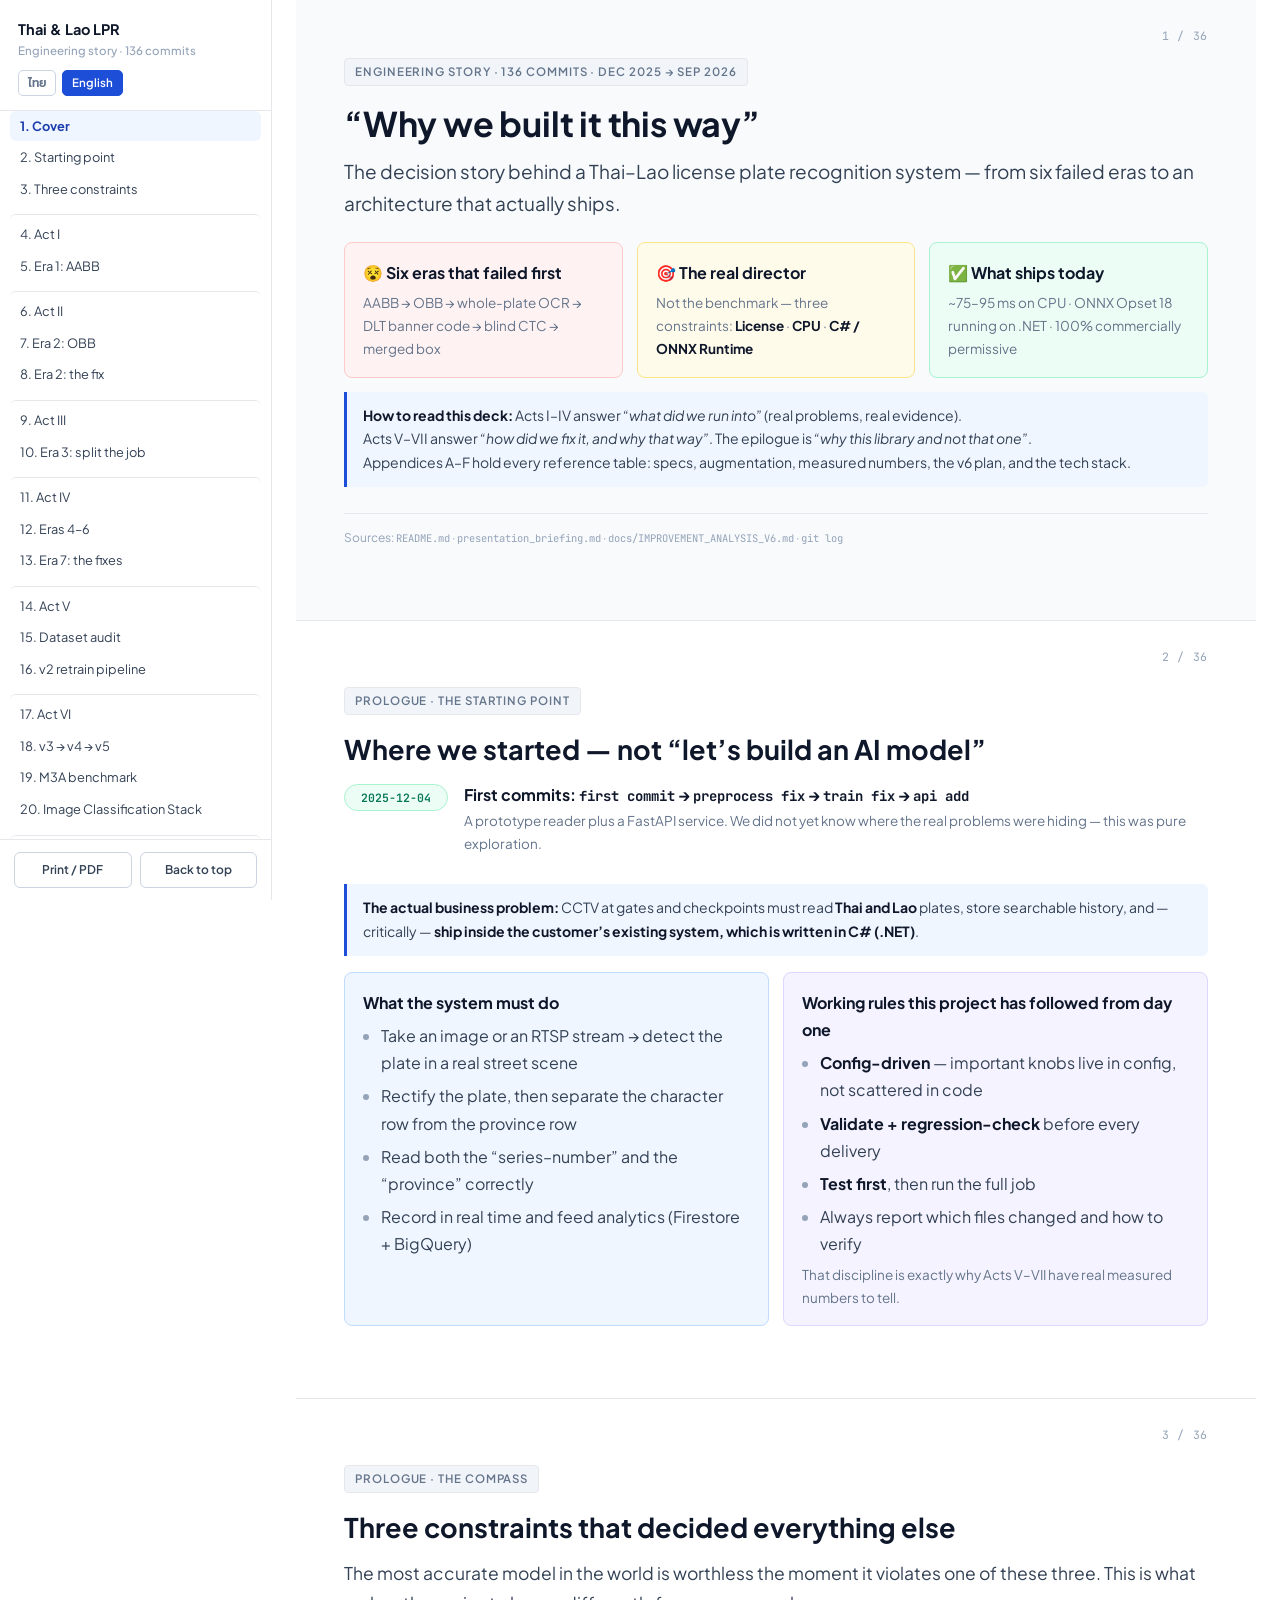
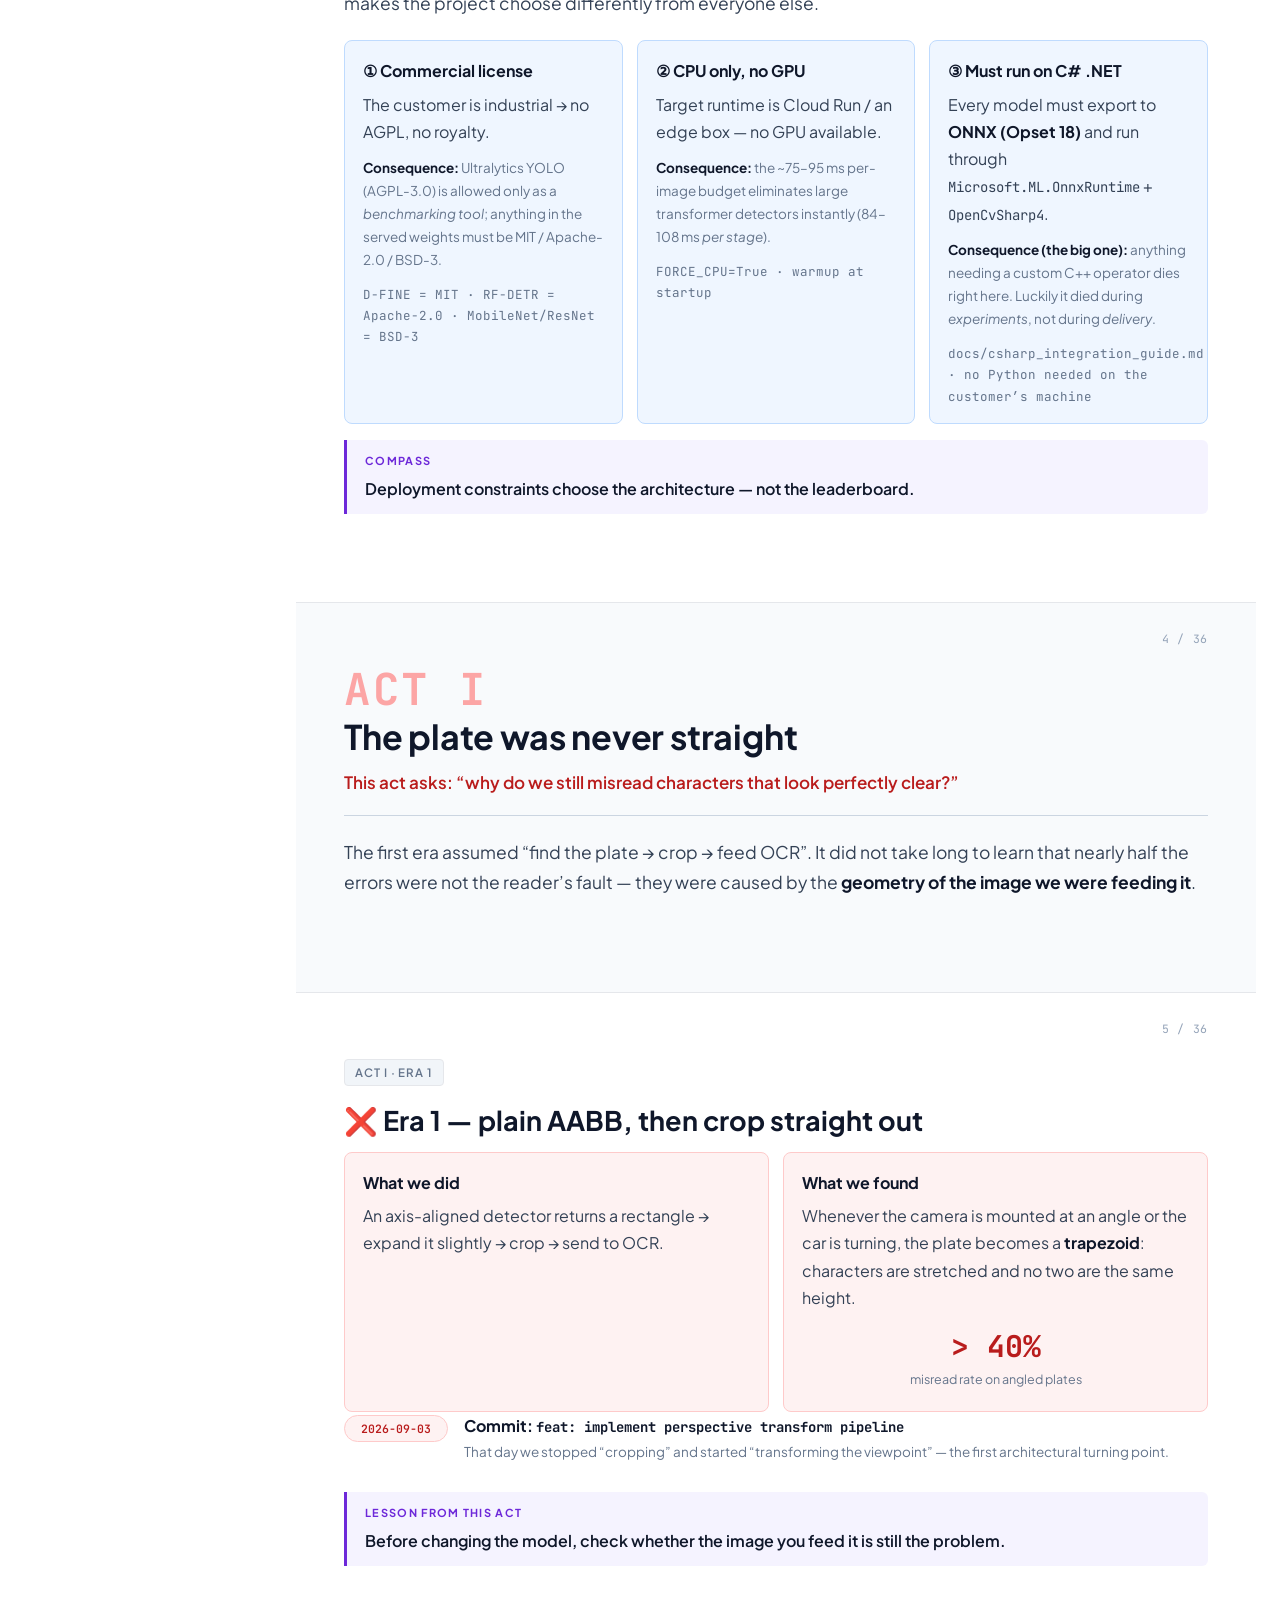
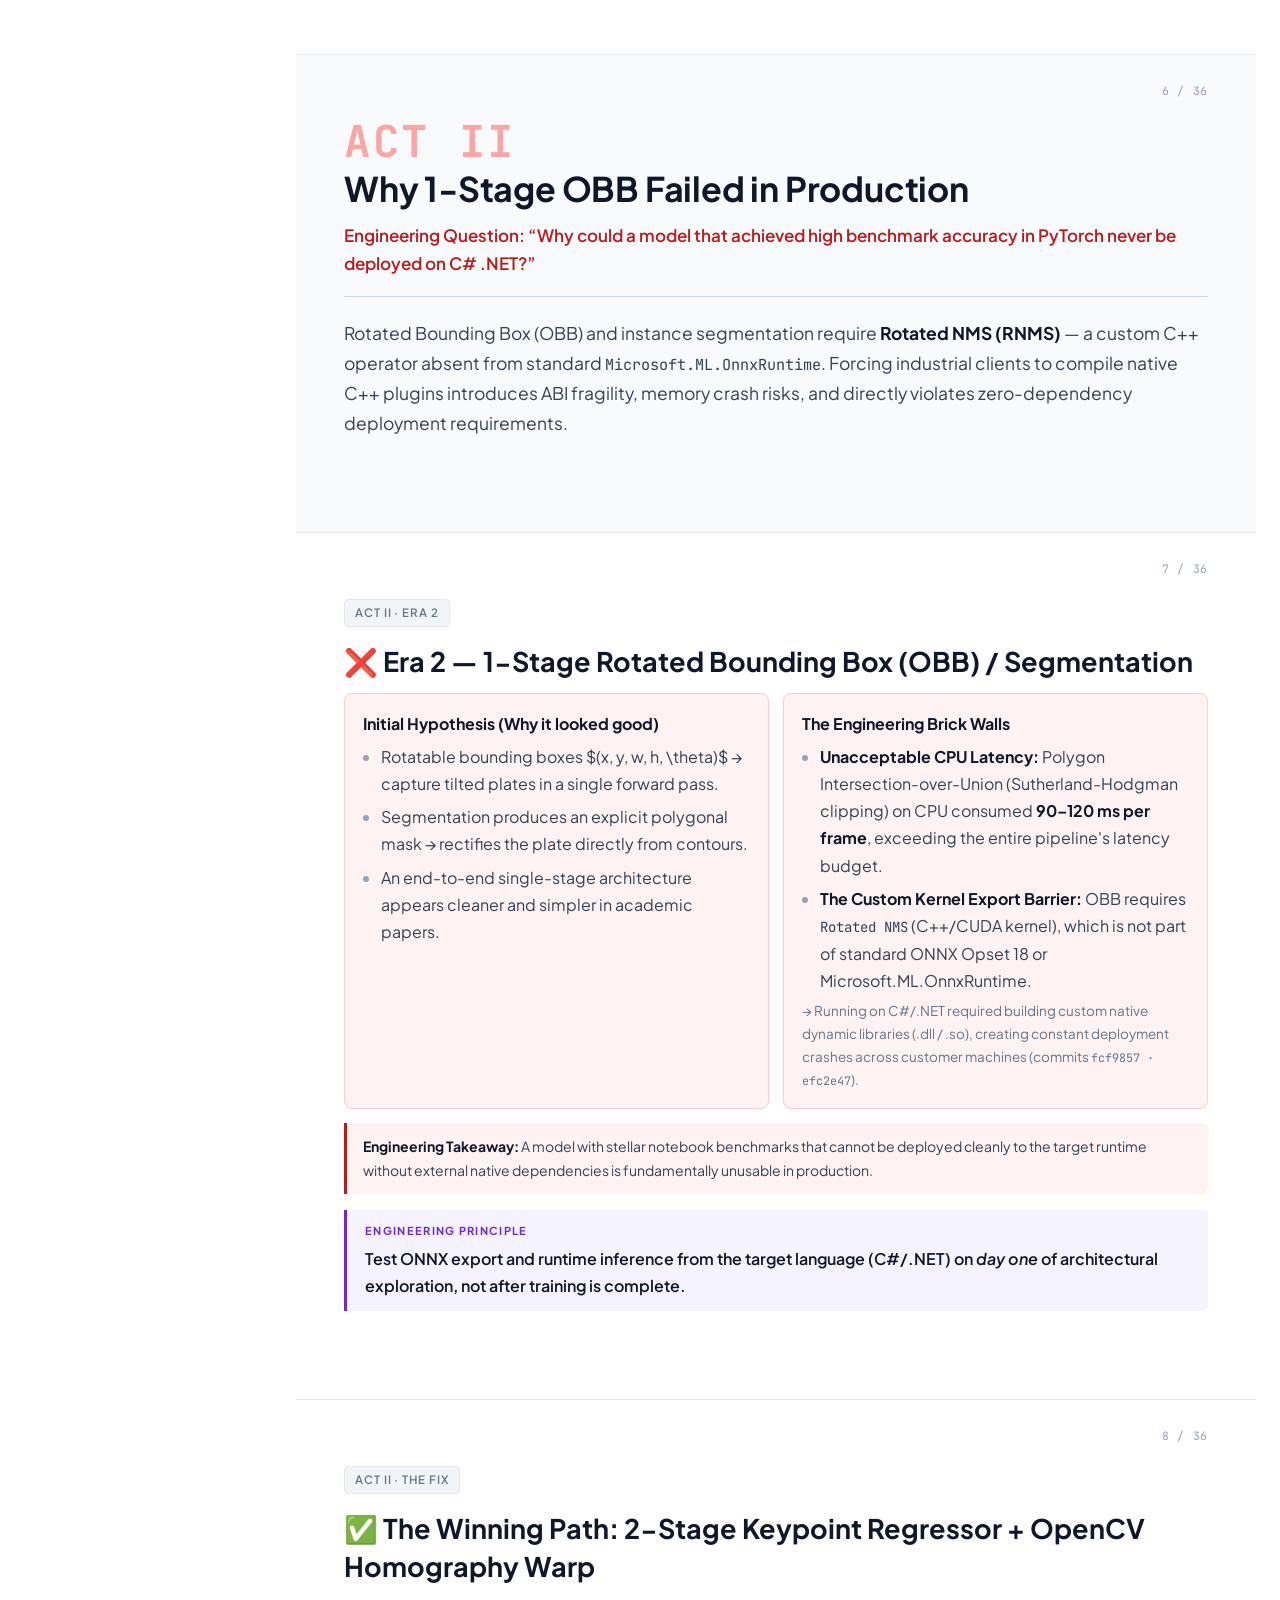
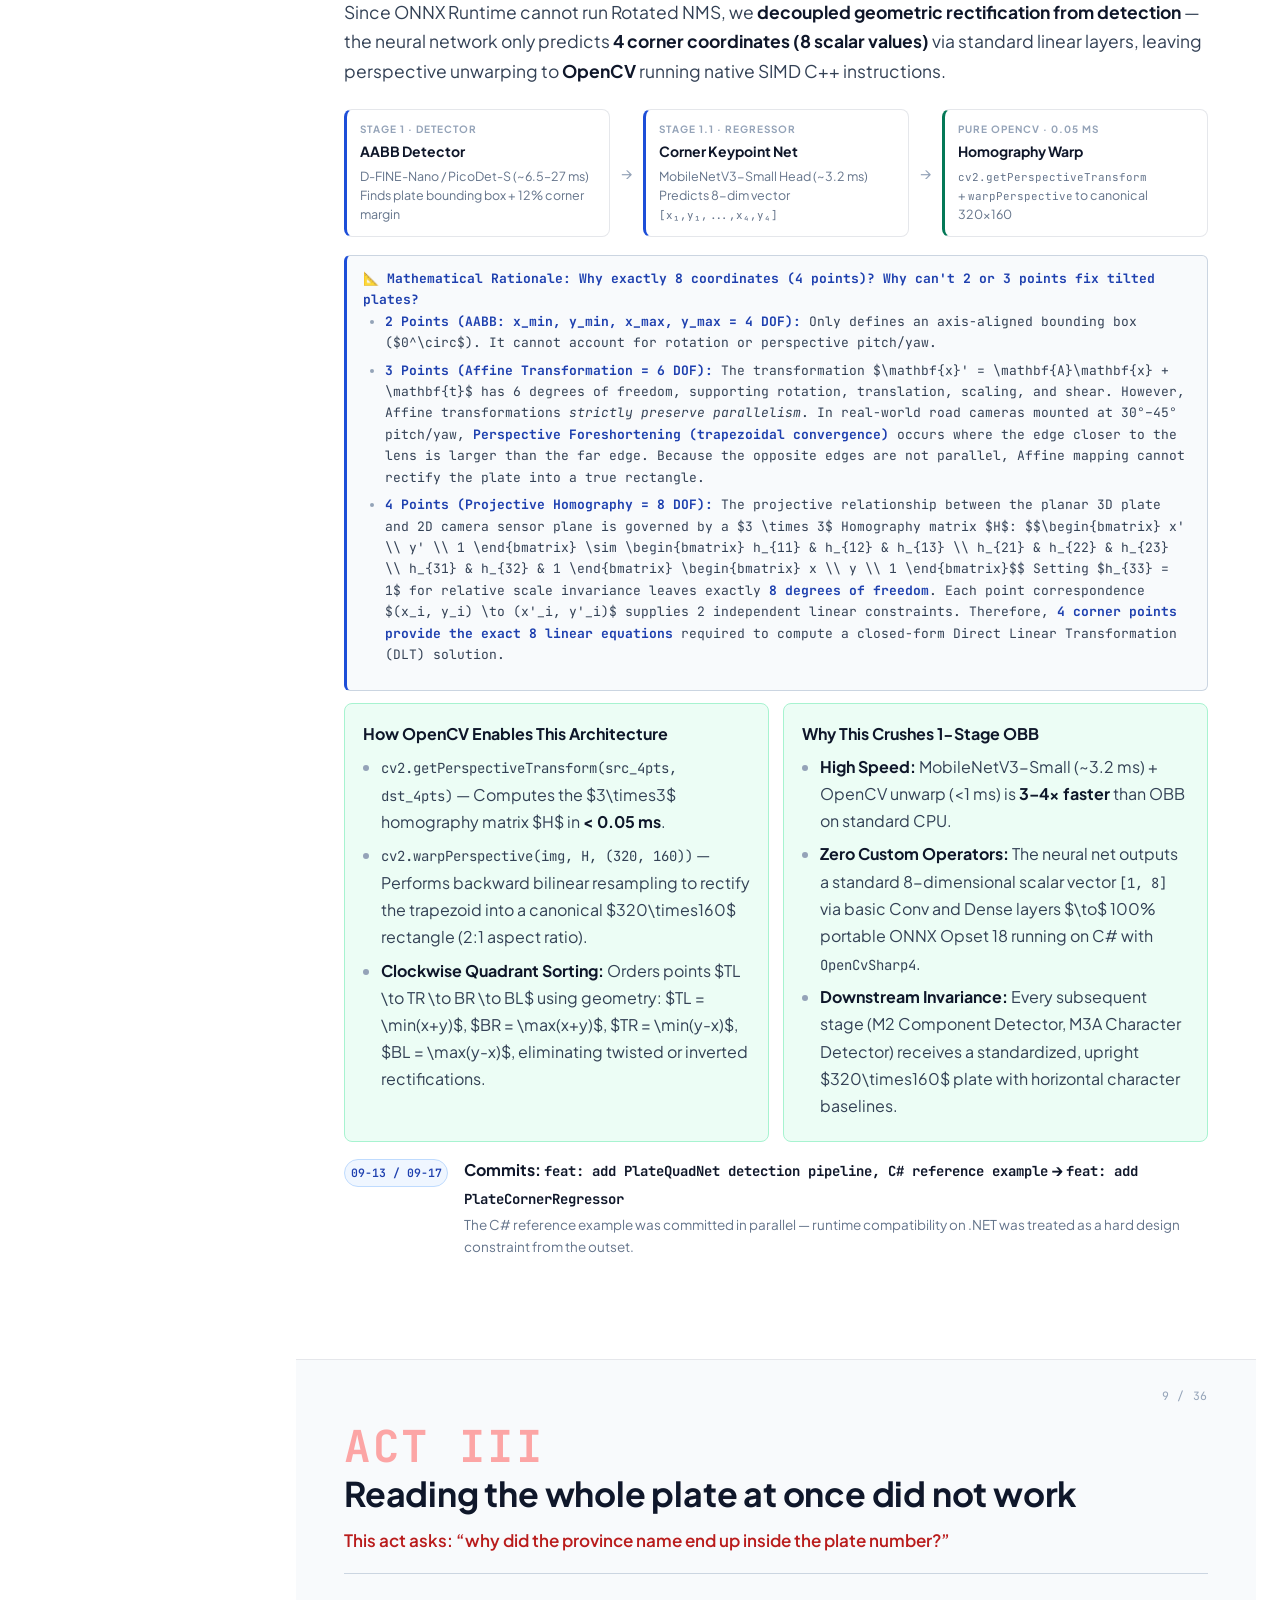
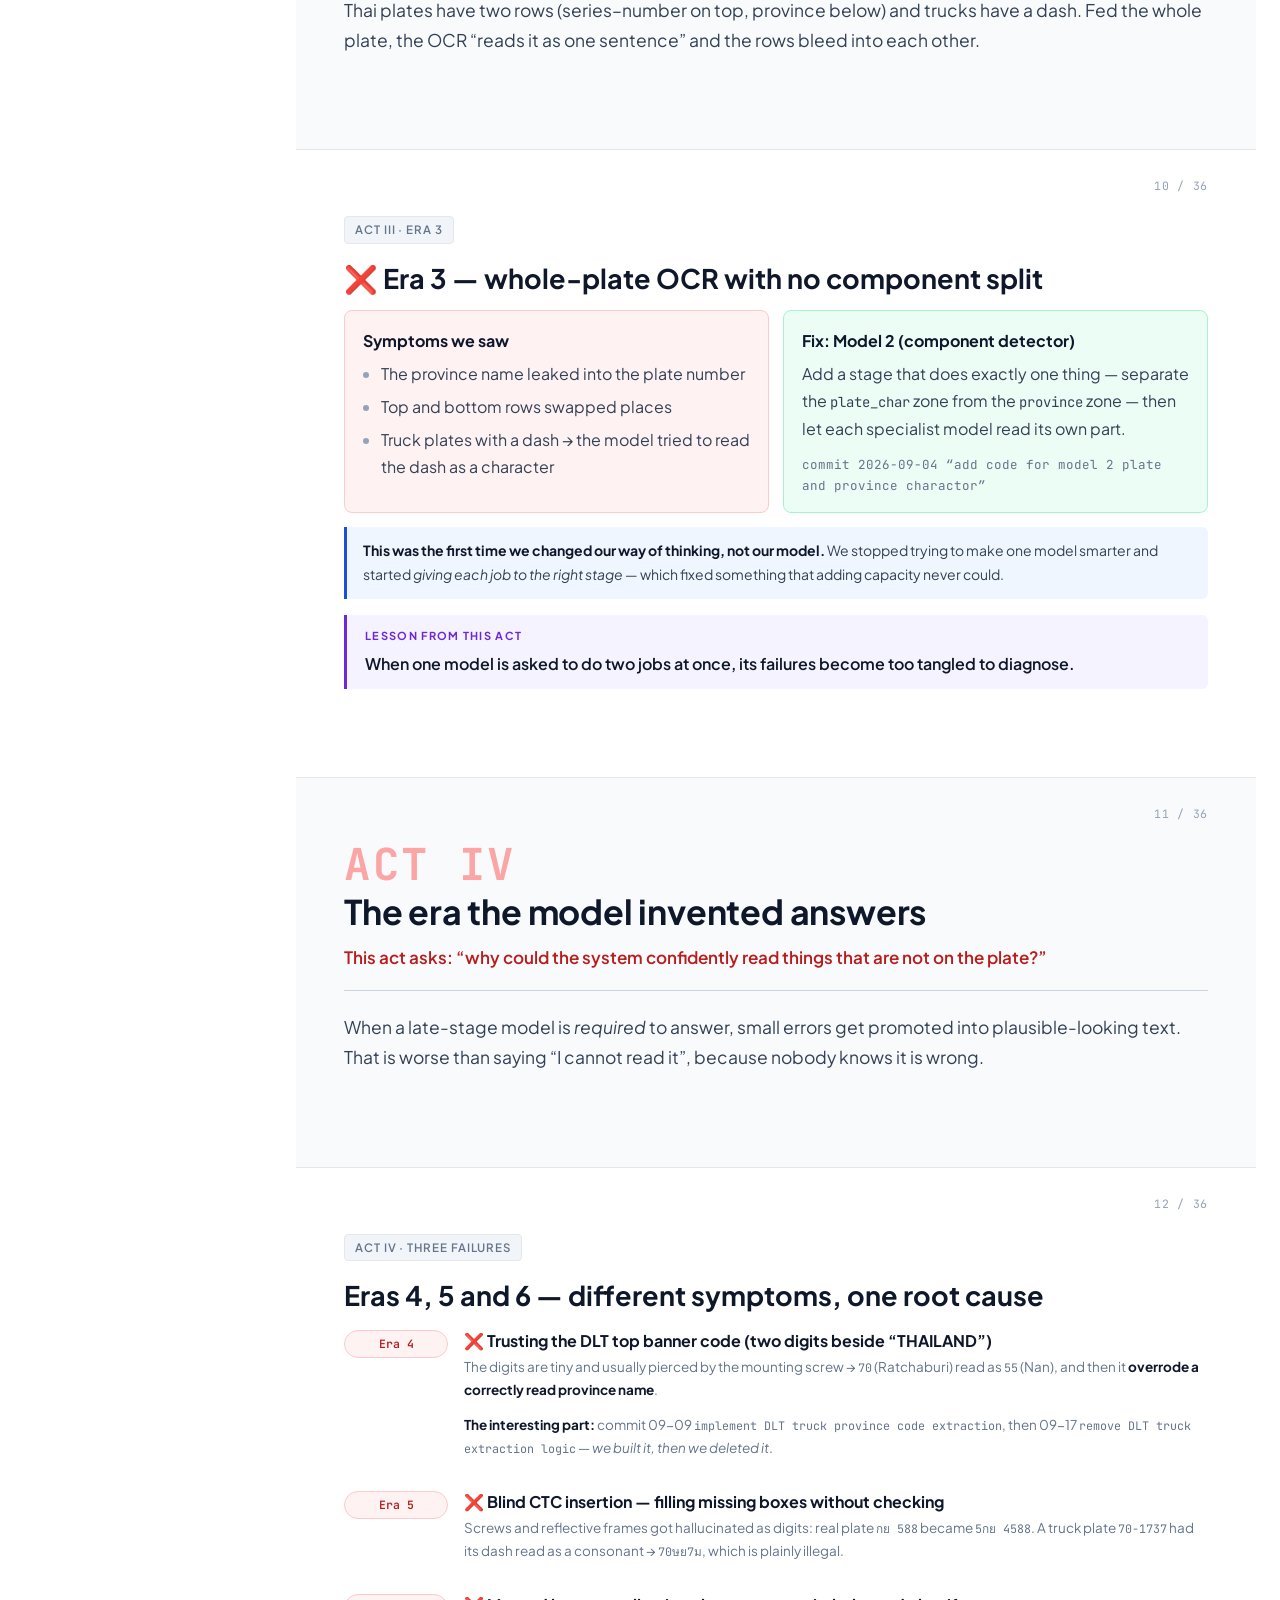
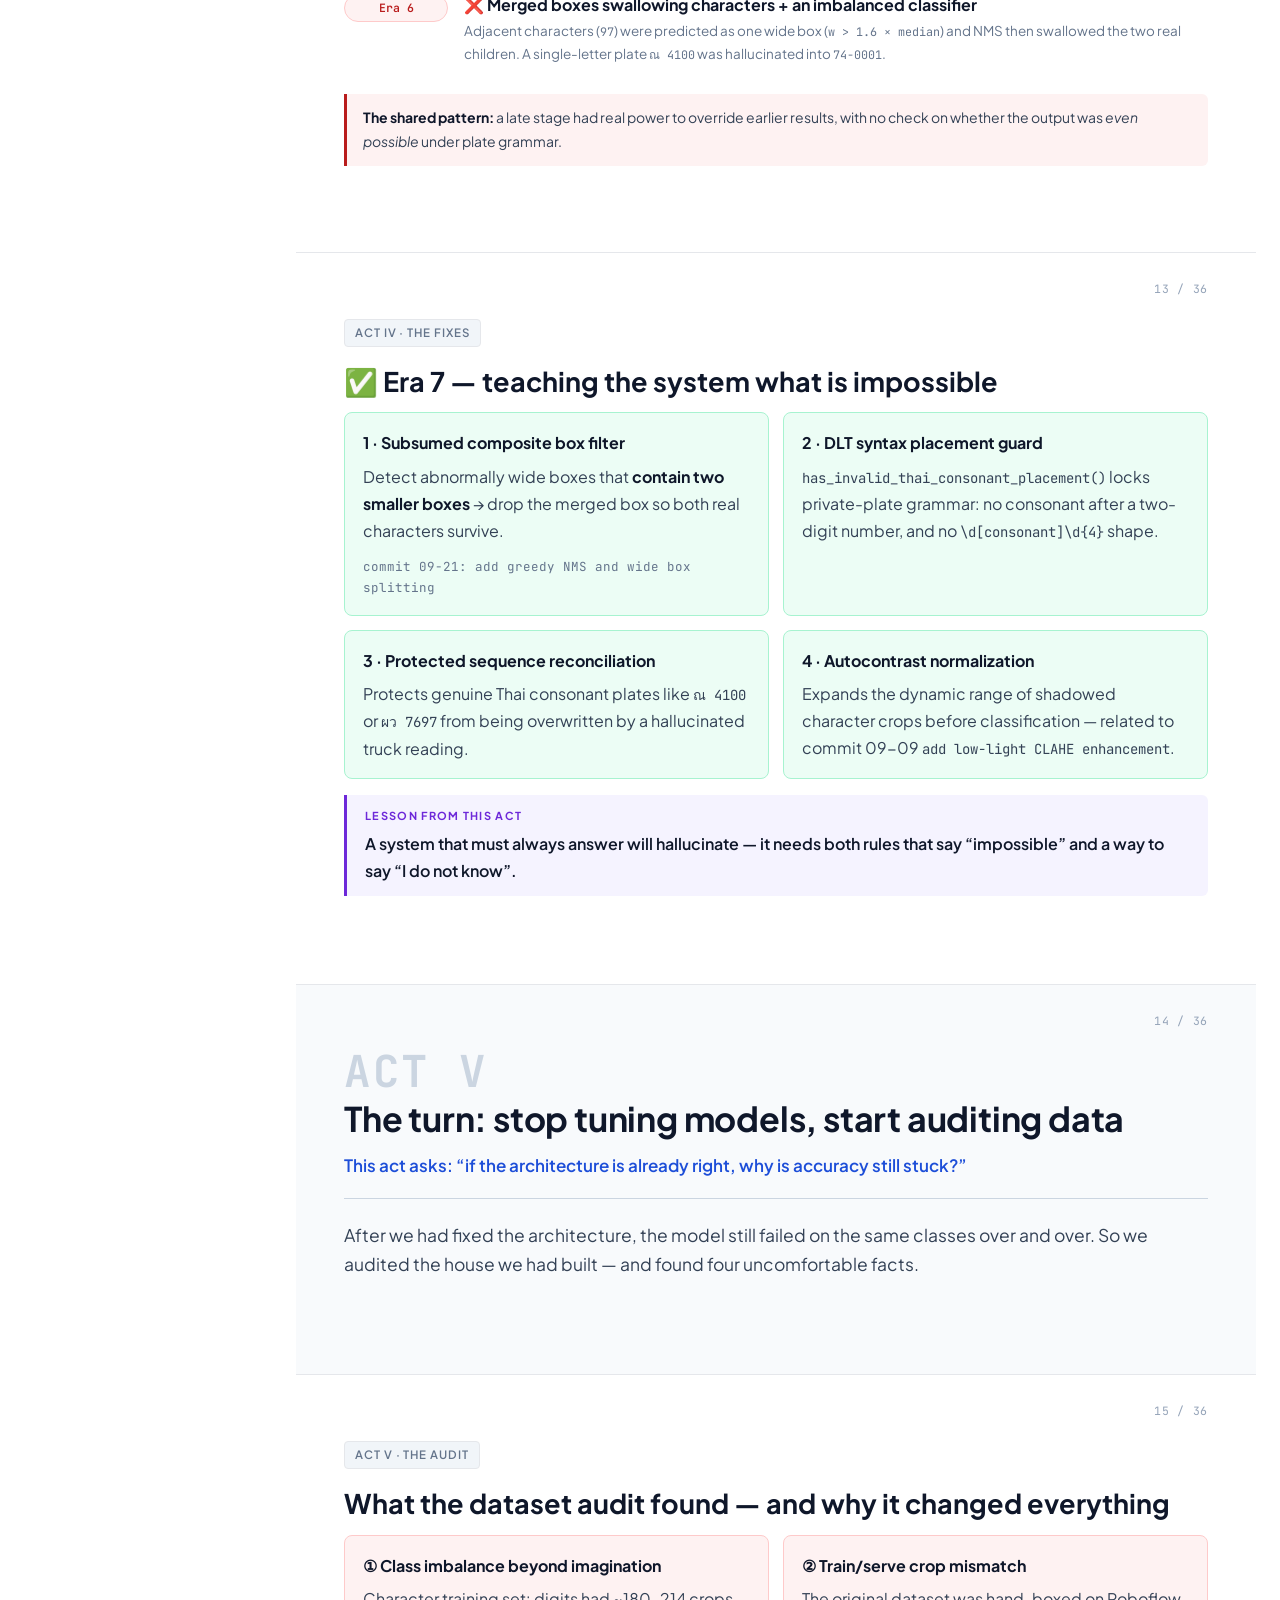
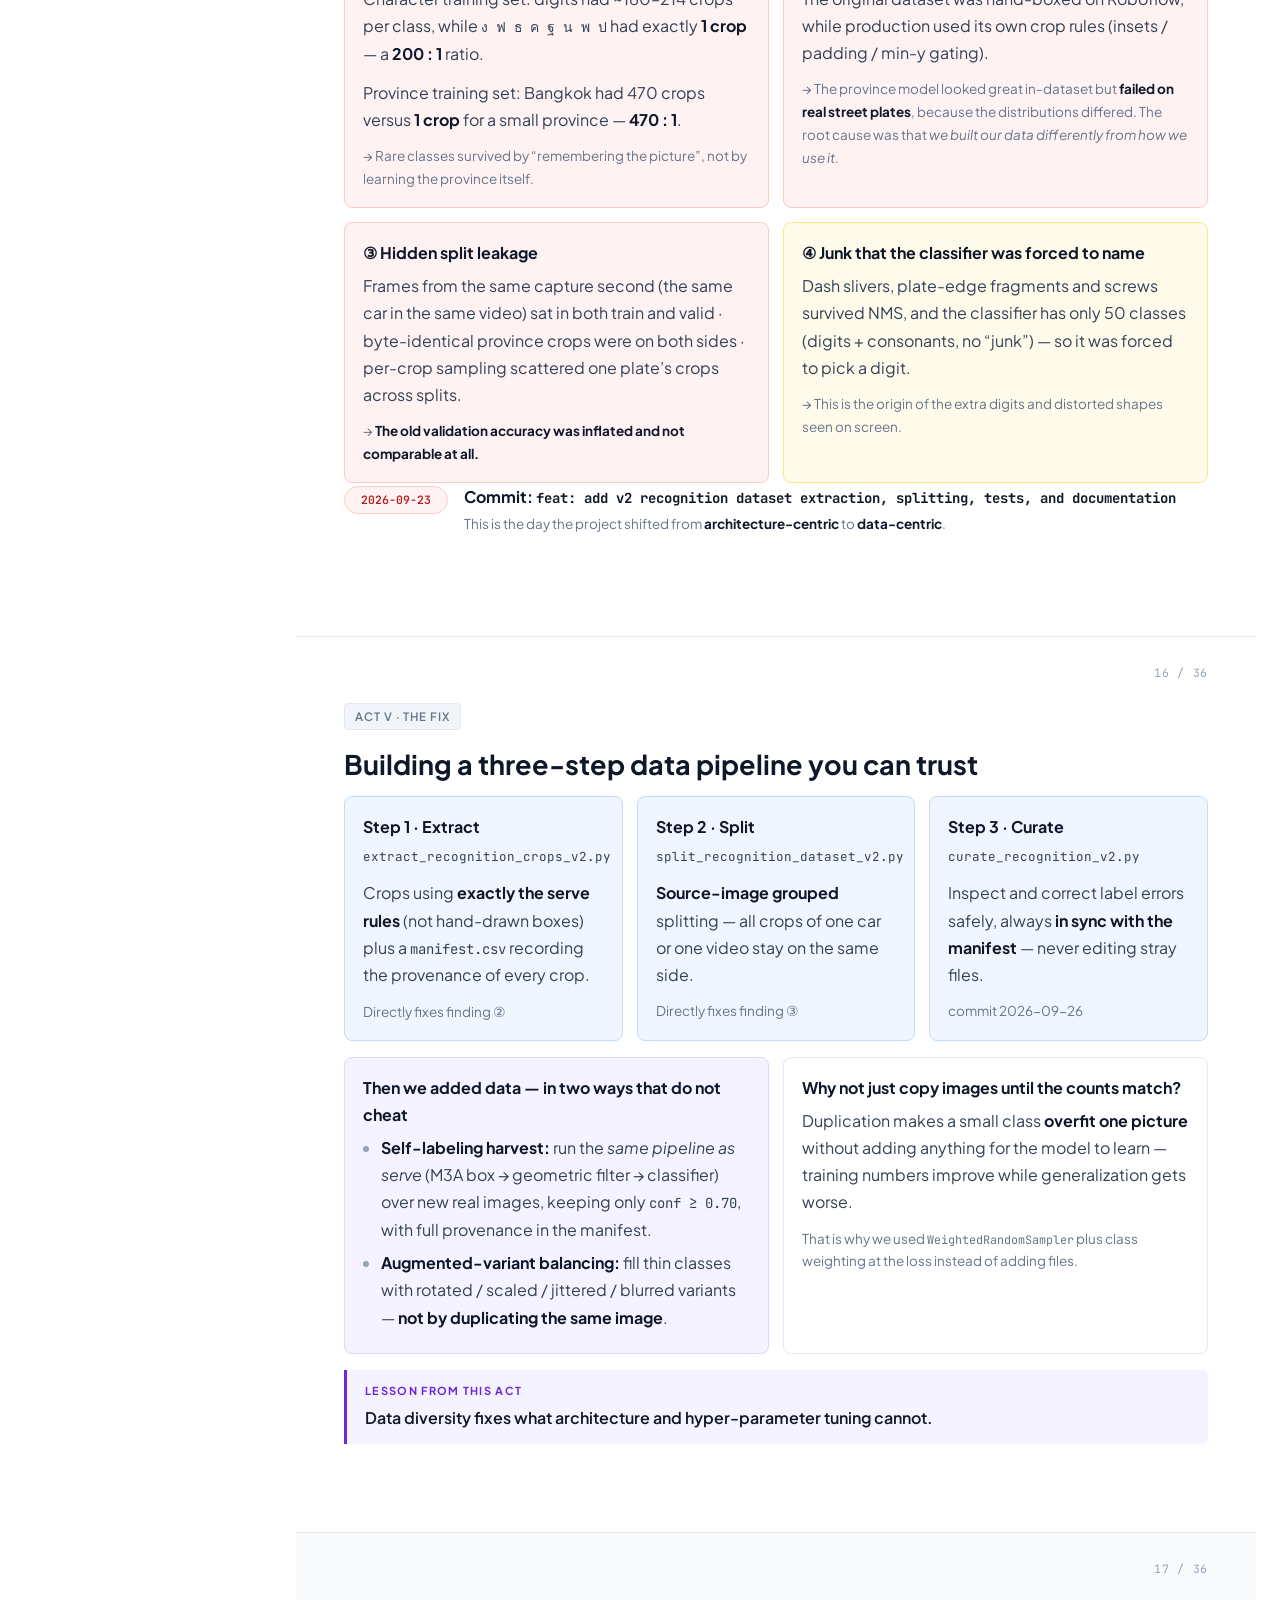
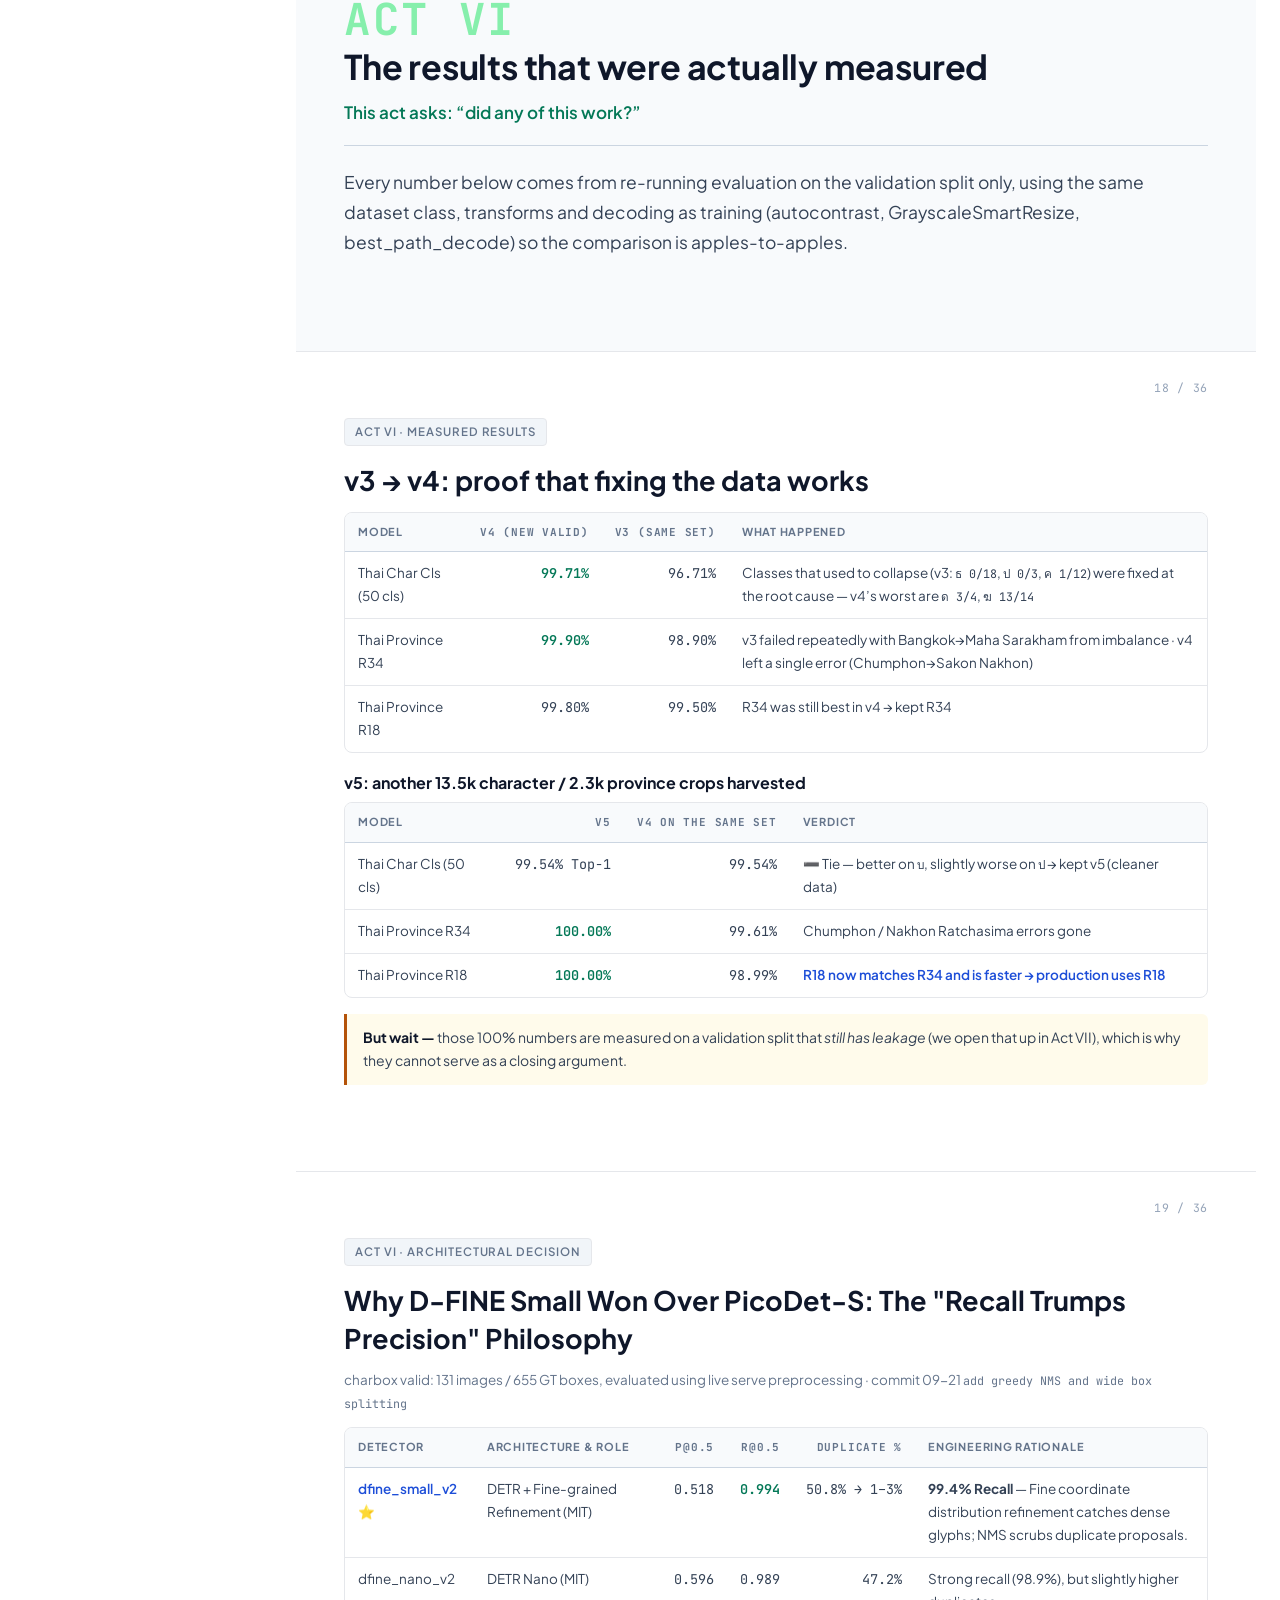
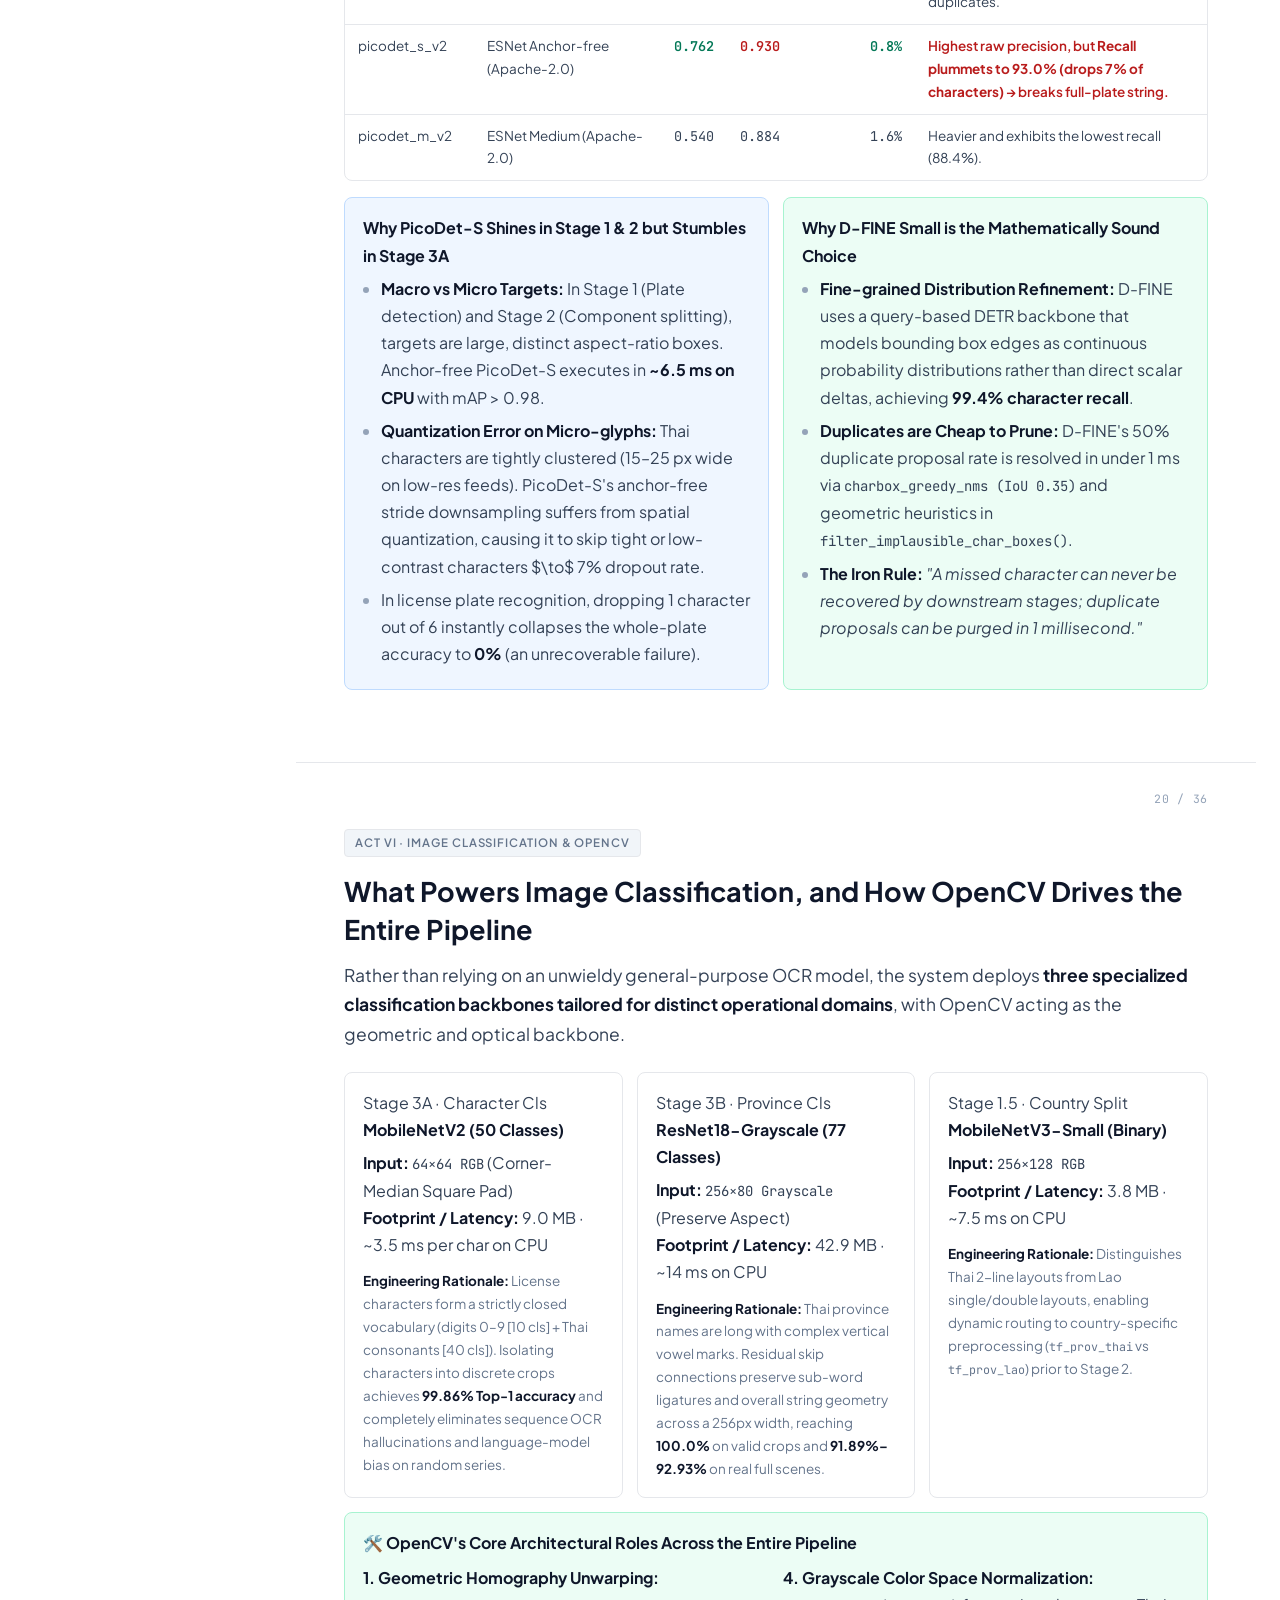
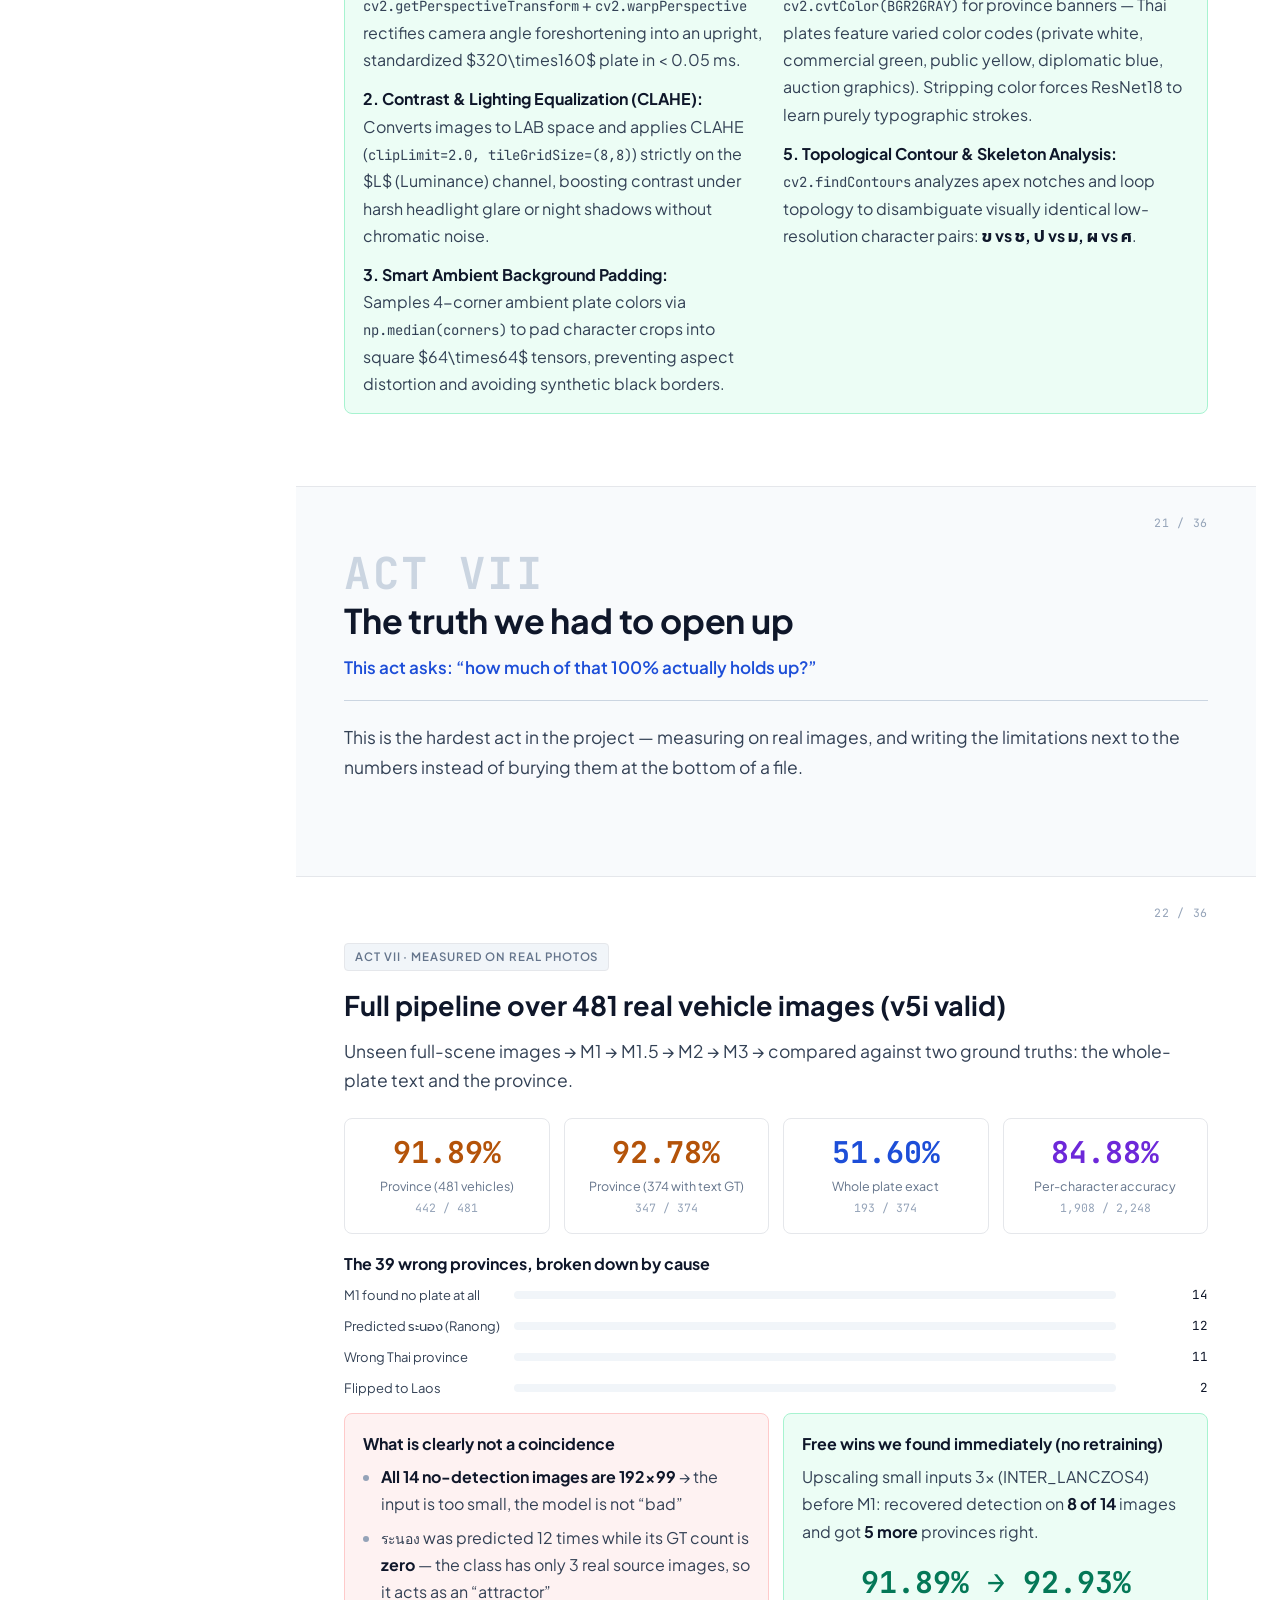
<file: docs/presentation_en.html>
<!DOCTYPE html>
<html lang="en">
<head>
<meta charset="UTF-8">
<meta name="viewport" content="width=device-width, initial-scale=1.0">
<title>Thai &amp; Lao LPR — Engineering Story</title>
<link rel="preconnect" href="https://fonts.googleapis.com">
<link rel="preconnect" href="https://fonts.gstatic.com" crossorigin>
<link href="https://fonts.googleapis.com/css2?family=JetBrains+Mono:wght@400;500;600;700&family=Plus+Jakarta+Sans:wght@400;500;600;700;800&family=Prompt:wght@300;400;500;600;700&display=swap" rel="stylesheet">
<style>
:root{
  /* ---------- professional light palette ---------- */
  --bg:#ffffff;
  --bg-soft:#f8fafc;
  --bg-sunk:#f1f5f9;
  --ink:#0f172a;
  --body:#334155;
  --muted:#64748b;
  --faint:#94a3b8;
  --line:#e5e7eb;
  --line-2:#cbd5e1;
  --accent:#1d4ed8;
  --accent-2:#1e40af;
  --accent-soft:#eff6ff;
  --accent-line:#bfdbfe;
  --good:#047857; --good-soft:#ecfdf5; --good-line:#a7f3d0;
  --warn:#b45309; --warn-soft:#fffbeb; --warn-line:#fde68a;
  --bad:#b91c1c;  --bad-soft:#fef2f2;  --bad-line:#fecaca;
  --purple:#6d28d9; --purple-soft:#f5f3ff; --purple-line:#ddd6fe;
  --font-sans:'Plus Jakarta Sans','Prompt',-apple-system,BlinkMacSystemFont,'Segoe UI',Roboto,sans-serif;
  --font-mono:'JetBrains Mono',ui-monospace,SFMono-Regular,Menlo,Consolas,monospace;
  --r:8px;
  --side:272px;
  --bar:56px;
}
.math-box{background:var(--bg-soft);border:1px solid var(--line-2);border-left:3px solid var(--accent);
  border-radius:6px;padding:12px 16px;font-family:var(--font-mono);font-size:13px;line-height:1.65;
  margin:12px 0;color:var(--ink);overflow-x:auto}
.math-box strong{color:var(--accent-2)}
.math-box .hl{color:var(--good);font-weight:700}
*{box-sizing:border-box;margin:0;padding:0}
html{color-scheme:light}
body{
  font-family:var(--font-sans);font-size:16px;line-height:1.7;
  background:var(--bg);color:var(--body);
  -webkit-font-smoothing:antialiased;
}

/* ---------- sidebar table of contents ---------- */
.side{position:fixed;inset:0 auto 0 0;width:var(--side);background:#fff;
  border-right:1px solid var(--line);display:flex;flex-direction:column;z-index:60}
.side-head{padding:20px 18px 14px;border-bottom:1px solid var(--line)}
.side-brand{font-weight:700;font-size:14.5px;color:var(--ink);line-height:1.35}
.side-brand small{display:block;font-weight:500;font-size:11.5px;color:var(--faint);margin-top:3px}
.side-links{display:flex;gap:6px;margin-top:12px}
.lang{font-size:11.5px;font-weight:600;color:var(--muted);text-decoration:none;
  border:1px solid var(--line-2);border-radius:5px;padding:2px 9px}
.lang:hover{color:var(--accent);border-color:var(--accent-line);background:var(--accent-soft)}
.lang.on{color:#fff;background:var(--accent);border-color:var(--accent)}
.navpills{display:flex;flex-direction:column;overflow-y:auto;flex:1;padding:12px 10px 16px;gap:1px}
.navpills button{text-align:left;font:inherit;font-size:12.8px;line-height:1.45;color:var(--body);
  background:none;border:0;border-radius:6px;padding:6px 10px;cursor:pointer;
  transition:background .15s,color .15s}
.navpills button:hover{background:var(--bg-sunk);color:var(--ink)}
.navpills button.active{background:var(--accent-soft);color:var(--accent-2);font-weight:700}
.navpills button.sep{margin-top:9px;padding-top:10px;border-top:1px solid var(--line)}
.side-foot{padding:12px 14px;border-top:1px solid var(--line);display:flex;gap:8px}
.side-foot button{flex:1;font:inherit;font-size:12px;font-weight:600;color:var(--body);background:#fff;
  border:1px solid var(--line-2);border-radius:6px;padding:7px 10px;cursor:pointer;transition:all .15s}
.side-foot button:hover{border-color:var(--accent);color:var(--accent)}

/* ---------- mobile top bar ---------- */
.mobilebar{display:none;position:fixed;top:0;left:0;right:0;height:var(--bar);z-index:65;
  align-items:center;gap:10px;padding:0 14px;background:rgba(255,255,255,.94);
  backdrop-filter:blur(8px);border-bottom:1px solid var(--line)}
.mb-title{font-size:13.5px;font-weight:700;color:var(--ink);white-space:nowrap}
.mobilebar select{flex:1;min-width:0;font:inherit;font-size:13px;color:var(--body);
  background:#fff;border:1px solid var(--line-2);border-radius:6px;padding:6px 8px}
.progress{position:fixed;top:0;left:var(--side);right:0;height:3px;width:0;z-index:70;
  background:var(--accent);transition:width .1s linear}

.deck{margin-left:var(--side)}
.slide{position:relative;max-width:960px;margin:0 auto;padding:64px 48px 72px;
  border-top:1px solid var(--line);scroll-margin-top:24px}
.slide:first-child{border-top:0;padding-top:56px}

/* ---------- chapter dividers ---------- */
.act{background:var(--bg-soft)}
.act .rnum{font-family:var(--font-mono);font-size:44px;font-weight:700;line-height:1;
  letter-spacing:.06em;color:#cbd5e1;margin-bottom:4px}
.act.neg .rnum{color:#fca5a5}
.act.win .rnum{color:#86efac}
.act h1{font-size:clamp(24px,3vw,34px);margin-bottom:10px}
.act .q{font-size:17px;color:var(--accent);font-weight:600;margin-bottom:18px}
.act.neg .q{color:var(--bad)}
.act.win .q{color:var(--good)}
.act .rule{height:1px;width:100%;background:var(--line-2);margin-bottom:22px}

.beat{display:flex;gap:16px;align-items:flex-start;margin-bottom:16px}
.beat .when{flex:0 0 104px;font-family:var(--font-mono);font-size:11.5px;font-weight:600;
  color:var(--accent-2);background:var(--accent-soft);border:1px solid var(--accent-line);
  border-radius:999px;padding:3px 0;text-align:center;margin-top:3px}
.beat .what{flex:1;min-width:0}
.beat .what h3{margin-bottom:2px}
.beat.bad .when{color:var(--bad);background:var(--bad-soft);border-color:var(--bad-line)}
.beat.good .when{color:var(--good);background:var(--good-soft);border-color:var(--good-line)}

.lesson{border-left:3px solid var(--purple);background:var(--purple-soft);
  padding:12px 18px;border-radius:0 6px 6px 0;margin:16px 0}
.lesson .lt{font-size:11px;font-weight:700;letter-spacing:.12em;color:var(--purple);
  text-transform:uppercase;margin-bottom:4px}
.lesson p{margin:0;color:var(--ink);font-weight:600}

.eyebrow{display:inline-block;font-size:11.5px;font-weight:600;letter-spacing:.08em;
  text-transform:uppercase;color:var(--muted);background:var(--bg-sunk);
  border:1px solid var(--line);padding:3px 10px;border-radius:4px;margin-bottom:16px}
h1{font-size:clamp(26px,3.2vw,40px);line-height:1.28;font-weight:700;color:var(--ink);letter-spacing:-.2px}
h2{font-size:clamp(21px,2.2vw,27px);line-height:1.4;font-weight:700;color:var(--ink);margin-bottom:12px}
h3{font-size:16px;font-weight:700;color:var(--ink);margin:0 0 6px}
p{color:var(--body);margin-bottom:12px;max-width:92ch}
p strong,li strong{color:var(--ink);font-weight:700}
.lead{font-size:17.5px;color:var(--body);max-width:80ch;margin-bottom:22px}
.muted{color:var(--muted);font-size:13.5px}
ul,ol{margin:0 0 12px 0;padding-left:22px;color:var(--body)}
li{margin-bottom:6px}
li::marker{color:var(--faint)}
code,.mono{font-family:var(--font-mono);font-size:.87em}
code{background:var(--bg-sunk);border:1px solid var(--line);border-radius:4px;padding:1px 5px;color:#1e3a8a}
a{color:var(--accent)}
.sub{font-size:12.5px;color:var(--muted);margin-top:5px}

.grid{display:grid;gap:14px}
.g2{grid-template-columns:repeat(2,minmax(0,1fr))}
.g3{grid-template-columns:repeat(3,minmax(0,1fr))}
.g4{grid-template-columns:repeat(4,minmax(0,1fr))}
@media(max-width:1080px){.g3,.g4{grid-template-columns:repeat(2,minmax(0,1fr))}}
@media(max-width:760px){.g2,.g3,.g4{grid-template-columns:1fr}}

.card{background:#fff;border:1px solid var(--line);border-radius:var(--r);padding:16px 18px}
.card.accent{background:var(--accent-soft);border-color:var(--accent-line)}
.card.warn{background:var(--warn-soft);border-color:var(--warn-line)}
.card.bad{background:var(--bad-soft);border-color:var(--bad-line)}
.card.good{background:var(--good-soft);border-color:var(--good-line)}
.card.purple{background:var(--purple-soft);border-color:var(--purple-line)}
.card h3{display:flex;align-items:center;gap:8px}
.card ul{padding-left:18px;margin-bottom:0}
.card p:last-child{margin-bottom:0}
.card.tight{padding:13px 15px}

.stat{text-align:center;padding:16px 12px}
.stat .v{font-family:var(--font-mono);font-size:clamp(22px,2.5vw,30px);font-weight:700;
  line-height:1.15;color:var(--accent)}
.stat .v.green{color:var(--good)} .stat .v.amber{color:var(--warn)}
.stat .v.red{color:var(--bad)} .stat .v.purple{color:var(--purple)}
.stat .l{font-size:12.5px;color:var(--muted);margin-top:7px;line-height:1.45}
.stat .n{font-size:11.5px;color:var(--faint);font-family:var(--font-mono);margin-top:3px}

.tw{overflow-x:auto;background:#fff;border:1px solid var(--line);
  border-radius:var(--r);margin-bottom:16px}
.tw.compact table{font-size:12.4px;min-width:680px}
.tw.compact thead th{white-space:normal}
.tw.compact thead th,.tw.compact tbody td{padding:8px 10px}
.tw.compact th:last-child,.tw.compact td:last-child{white-space:normal}
table{width:100%;border-collapse:collapse;font-size:13.5px;min-width:560px}
thead th{background:var(--bg-soft);font-size:11px;text-transform:uppercase;letter-spacing:.07em;
  color:var(--muted);font-weight:700;text-align:left;padding:10px 13px;
  border-bottom:1px solid var(--line-2);white-space:nowrap}
tbody td{padding:10px 13px;border-bottom:1px solid var(--line);color:var(--body);vertical-align:top}
tbody tr:last-child td{border-bottom:0}
tbody tr:hover td{background:var(--bg-soft)}
td.num,th.num{font-family:var(--font-mono);text-align:right;white-space:nowrap}
td.ok{color:var(--good);font-weight:600}
td.no{color:var(--bad);font-weight:600}
td.hi{color:var(--accent);font-weight:600}
.pill{display:inline-block;font-size:11px;font-weight:700;padding:1px 8px;border-radius:4px;
  border:1px solid;font-family:var(--font-mono)}
.pill.p0{color:var(--bad);border-color:var(--bad-line);background:var(--bad-soft)}
.pill.p1{color:var(--warn);border-color:var(--warn-line);background:var(--warn-soft)}
.pill.p2{color:var(--accent);border-color:var(--accent-line);background:var(--accent-soft)}
.pill.ok{color:var(--good);border-color:var(--good-line);background:var(--good-soft)}

.callout{border-left:3px solid var(--accent);background:var(--accent-soft);padding:12px 16px;
  border-radius:0 6px 6px 0;margin:14px 0;font-size:14px;color:var(--body)}
.callout.warn{border-color:var(--warn);background:var(--warn-soft)}
.callout.bad{border-color:var(--bad);background:var(--bad-soft)}
.callout.good{border-color:var(--good);background:var(--good-soft)}
.callout strong{color:var(--ink)}

.plate{display:inline-flex;align-items:center;gap:10px;background:#fff;color:#111827;
  border:2px solid #111827;border-radius:6px;padding:6px 14px;font-weight:700;
  font-size:20px;letter-spacing:.06em}
.plate.wrong{border-color:var(--bad);background:var(--bad-soft)}
.plate.right{border-color:var(--good);background:var(--good-soft)}
.plate .note{font-size:11px;font-weight:600;letter-spacing:0;color:var(--muted)}
.chip{display:inline-block;font-family:var(--font-mono);font-size:12.5px;background:var(--bg-sunk);
  border:1px solid var(--line);border-radius:4px;padding:2px 7px;color:#1e3a8a;margin:2px 4px 2px 0}
.chip.r{color:var(--bad);border-color:var(--bad-line);background:var(--bad-soft)}
.chip.a{color:var(--warn);border-color:var(--warn-line);background:var(--warn-soft)}

.flow{display:flex;flex-direction:column;gap:10px;margin-bottom:18px}
.frow{display:flex;align-items:stretch;gap:9px;flex-wrap:wrap}
.node{flex:1 1 150px;min-width:130px;background:#fff;border:1px solid var(--line);
  border-left:3px solid var(--line-2);border-radius:var(--r);padding:11px 13px}
.node .tag{font-size:10px;font-weight:700;letter-spacing:.1em;color:var(--faint);text-transform:uppercase}
.node .nm{font-size:14px;font-weight:700;color:var(--ink);margin:2px 0 3px}
.node .ds{font-size:12.5px;color:var(--muted);line-height:1.55}
.node.a{border-left-color:var(--accent)}
.node.b{border-left-color:var(--good)}
.node.c{border-left-color:var(--purple)}
.node.w{border-left-color:var(--warn)}
.arrow{align-self:center;color:var(--faint);font-size:16px;padding:0 2px}

.barwrap{display:flex;flex-direction:column;gap:9px}
.bar{display:grid;grid-template-columns:160px 1fr 82px;gap:10px;align-items:center;font-size:13px}
@media(max-width:760px){.bar{grid-template-columns:1fr 54px;grid-template-areas:'l v' 't t';row-gap:4px}
  .bar .bl{grid-area:l}.bar .bt{grid-area:t}.bar .bv{grid-area:v}}
.bar .bl{color:var(--body);white-space:nowrap;overflow:hidden;text-overflow:ellipsis}
.bar .bt{height:8px;border-radius:999px;background:var(--bg-sunk);overflow:hidden}
.bar .bf{height:100%;border-radius:999px;background:var(--accent)}
.bar .bf.g{background:var(--good)}
.bar .bf.a{background:var(--warn)}
.bar .bf.r{background:var(--bad)}
.bar .bv{font-family:var(--font-mono);font-size:12.5px;text-align:right;color:var(--ink)}

/* ---------- utilities ---------- */
.totop{position:fixed;right:22px;bottom:22px;z-index:70;font:inherit;font-size:13px;font-weight:600;
  color:var(--ink);background:#fff;border:1px solid var(--line-2);border-radius:6px;
  padding:9px 14px;cursor:pointer;box-shadow:0 2px 10px rgba(15,23,42,.08);
  opacity:0;pointer-events:none;transform:translateY(6px);
  transition:opacity .2s,transform .2s,border-color .15s}
.totop.show{opacity:1;pointer-events:auto;transform:none}
.totop:hover{border-color:var(--accent);color:var(--accent)}
.counter{position:fixed;right:22px;bottom:66px;z-index:70;font-family:var(--font-mono);font-size:11.5px;
  color:var(--muted);background:#fff;border:1px solid var(--line);border-radius:6px;
  padding:4px 10px;box-shadow:0 2px 8px rgba(15,23,42,.06);opacity:0;transition:opacity .2s}
.counter.show{opacity:1}
.counter b{color:var(--accent);font-weight:700}
.secnum{position:absolute;top:26px;right:48px;font-family:var(--font-mono);font-size:11.5px;
  color:var(--faint);letter-spacing:.06em}
.footer-note{margin-top:26px;padding-top:14px;border-top:1px solid var(--line);
  font-size:12px;color:var(--faint)}

/* ---------- responsive ---------- */
@media(max-width:1024px){
  .side{display:none}
  .deck{margin-left:0;padding-top:var(--bar)}
  .progress{left:0}
  .mobilebar{display:flex}
  .slide{padding:48px 24px 56px}
  .slide:first-child{padding-top:36px}
  .act{padding:56px 24px 48px}
  .secnum{position:static;margin:0 0 10px;font-size:11px}
}
@media(max-width:760px){.footer-note{font-size:11px}}

@media print{
  .side,.mobilebar,.totop,.counter,.progress{display:none}
  .deck{margin-left:0;padding-top:0}
  .slide{max-width:none;padding:16px 0;page-break-after:always;page-break-inside:avoid}
  .slide:first-child{padding-top:0}
  .act{background:#fff}
  a{color:inherit;text-decoration:none}
}
</style>
</head>
<body>

<aside class="side">
  <div class="side-head">
    <div class="side-brand">Thai &amp; Lao LPR<small>Engineering story · 136 commits</small></div>
    <div class="side-links">
      <a class="lang" href="presentation.html">ไทย</a>
      <a class="lang on" href="presentation_en.html">English</a>
    </div>
  </div>
  <nav class="navpills" id="navpills"></nav>
  <div class="side-foot">
    <button id="btnPrint">Print / PDF</button>
    <button id="btnTop" title="or press g">Back to top</button>
  </div>
</aside>

<header class="mobilebar">
  <span class="mb-title">Thai &amp; Lao LPR</span>
  <select id="jumpSel" aria-label="Jump to section"></select>
  <a class="lang" href="presentation.html">ไทย</a>
</header>

<div class="progress" id="progress"></div>

<main class="deck" id="deck">

<!-- 1 COVER -->
<section class="slide act" data-title="Cover">
  <span class="eyebrow">Engineering story · 136 commits · Dec 2025 → Sep 2026</span>
  <h1>“Why we built it this way”</h1>
  <p class="lead" style="font-size:19px">The decision story behind a Thai–Lao license plate recognition system —
  from six failed eras to an architecture that actually ships.</p>

  <div class="grid g3">
    <div class="card bad">
      <h3>😵 Six eras that failed first</h3>
      <p class="muted">AABB → OBB → whole-plate OCR → DLT banner code → blind CTC → merged box</p>
    </div>
    <div class="card warn">
      <h3>🎯 The real director</h3>
      <p class="muted">Not the benchmark — three constraints: <strong>License</strong> · <strong>CPU</strong> · <strong>C# / ONNX Runtime</strong></p>
    </div>
    <div class="card good">
      <h3>✅ What ships today</h3>
      <p class="muted">~75–95 ms on CPU · ONNX Opset 18 running on .NET · 100% commercially permissive</p>
    </div>
  </div>

  <div class="callout">
    <strong>How to read this deck:</strong> Acts I–IV answer <em>“what did we run into”</em> (real problems, real evidence).<br>
    Acts V–VII answer <em>“how did we fix it, and why that way”</em>. The epilogue is <em>“why this library and not that one”</em>.<br>
    Appendices A–F hold every reference table: specs, augmentation, measured numbers, the v6 plan, and the tech stack.
  </div>

  <div class="footer-note">
    Sources: <span class="mono">README.md</span> · <span class="mono">presentation_briefing.md</span> ·
    <span class="mono">docs/IMPROVEMENT_ANALYSIS_V6.md</span> · <span class="mono">git log</span>
  </div>
</section>

<!-- 2 PROLOGUE -->
<section class="slide" data-title="Starting point">
  <span class="eyebrow">Prologue · the starting point</span>
  <h2>Where we started — not “let’s build an AI model”</h2>

  <div class="beat good">
    <div class="when">2025-12-04</div>
    <div class="what">
      <h3>First commits: <span class="mono">first commit</span> → <span class="mono">preprocess fix</span> → <span class="mono">train fix</span> → <span class="mono">api add</span></h3>
      <p class="muted">A prototype reader plus a FastAPI service. We did not yet know where the real problems were hiding — this was pure exploration.</p>
    </div>
  </div>

  <div class="callout">
    <strong>The actual business problem:</strong> CCTV at gates and checkpoints must read
    <strong>Thai and Lao</strong> plates, store searchable history, and — critically —
    <strong>ship inside the customer’s existing system, which is written in C# (.NET)</strong>.
  </div>

  <div class="grid g2" style="margin-top:16px">
    <div class="card accent">
      <h3>What the system must do</h3>
      <ul>
        <li>Take an image or an RTSP stream → detect the plate in a real street scene</li>
        <li>Rectify the plate, then separate the character row from the province row</li>
        <li>Read both the “series–number” and the “province” correctly</li>
        <li>Record in real time and feed analytics (Firestore + BigQuery)</li>
      </ul>
    </div>
    <div class="card purple">
      <h3>Working rules this project has followed from day one</h3>
      <ul>
        <li><strong>Config-driven</strong> — important knobs live in config, not scattered in code</li>
        <li><strong>Validate + regression-check</strong> before every delivery</li>
        <li><strong>Test first</strong>, then run the full job</li>
        <li>Always report which files changed and how to verify</li>
      </ul>
      <p class="muted" style="margin-top:6px">That discipline is exactly why Acts V–VII have real measured numbers to tell.</p>
    </div>
  </div>
</section>

<!-- 3 CONSTRAINTS -->
<section class="slide" data-title="Three constraints">
  <span class="eyebrow">Prologue · the compass</span>
  <h2>Three constraints that decided everything else</h2>
  <p class="lead">The most accurate model in the world is worthless the moment it violates one of these three.
  This is what makes the project choose differently from everyone else.</p>

  <div class="grid g3">
    <div class="card accent">
      <h3>① Commercial license</h3>
      <p>The customer is industrial → no AGPL, no royalty.</p>
      <p class="muted"><strong>Consequence:</strong> Ultralytics YOLO (AGPL-3.0) is allowed only as a
      <em>benchmarking tool</em>; anything in the served weights must be MIT / Apache-2.0 / BSD-3.</p>
      <div class="sub mono">D-FINE = MIT · RF-DETR = Apache-2.0 · MobileNet/ResNet = BSD-3</div>
    </div>
    <div class="card accent">
      <h3>② CPU only, no GPU</h3>
      <p>Target runtime is Cloud Run / an edge box — no GPU available.</p>
      <p class="muted"><strong>Consequence:</strong> the ~75–95 ms per-image budget eliminates large
      transformer detectors instantly (84–108 ms <em>per stage</em>).</p>
      <div class="sub mono">FORCE_CPU=True · warmup at startup</div>
    </div>
    <div class="card accent">
      <h3>③ Must run on C# .NET</h3>
      <p>Every model must export to <strong>ONNX (Opset 18)</strong> and run through
      <span class="mono">Microsoft.ML.OnnxRuntime</span> + <span class="mono">OpenCvSharp4</span>.</p>
      <p class="muted"><strong>Consequence (the big one):</strong> anything needing a custom C++ operator
      dies right here. Luckily it died during <em>experiments</em>, not during <em>delivery</em>.</p>
      <div class="sub mono">docs/csharp_integration_guide.md · no Python needed on the customer’s machine</div>
    </div>
  </div>

  <div class="lesson">
    <div class="lt">Compass</div>
    <p>Deployment constraints choose the architecture — not the leaderboard.</p>
  </div>
</section>

<!-- 4 ACT I -->
<section class="slide act neg" data-title="Act I">
  <div class="rnum">ACT I</div>
  <h1>The plate was never straight</h1>
  <div class="q">This act asks: “why do we still misread characters that look perfectly clear?”</div>
  <div class="rule"></div>
  <p class="lead">The first era assumed “find the plate → crop → feed OCR”. It did not take long to learn
  that nearly half the errors were not the reader’s fault — they were caused by the
  <strong>geometry of the image we were feeding it</strong>.</p>
</section>

<!-- 5 ERA 1 -->
<section class="slide" data-title="Era 1: AABB">
  <span class="eyebrow">Act I · era 1</span>
  <h2>❌ Era 1 — plain AABB, then crop straight out</h2>

  <div class="grid g2">
    <div class="card bad">
      <h3>What we did</h3>
      <p>An axis-aligned detector returns a rectangle → expand it slightly → crop → send to OCR.</p>
    </div>
    <div class="card bad">
      <h3>What we found</h3>
      <p>Whenever the camera is mounted at an angle or the car is turning, the plate becomes a
      <strong>trapezoid</strong>: characters are stretched and no two are the same height.</p>
      <div class="stat" style="padding:6px 0">
        <div class="v red">&gt; 40%</div>
        <div class="l">misread rate on angled plates</div>
      </div>
    </div>
  </div>

  <div class="beat bad">
    <div class="when">2026-09-03</div>
    <div class="what">
      <h3>Commit: <span class="mono">feat: implement perspective transform pipeline</span></h3>
      <p class="muted">That day we stopped “cropping” and started “transforming the viewpoint” — the first
      architectural turning point.</p>
    </div>
  </div>

  <div class="lesson">
    <div class="lt">Lesson from this act</div>
    <p>Before changing the model, check whether the image you feed it is still the problem.</p>
  </div>
</section>

<!-- 6 ACT II -->
<section class="slide act neg" data-title="Act II">
  <div class="rnum">ACT II</div>
  <h1>Why 1-Stage OBB Failed in Production</h1>
  <div class="q">Engineering Question: “Why could a model that achieved high benchmark accuracy in PyTorch never be deployed on C# .NET?”</div>
  <div class="rule"></div>
  <p class="lead">Rotated Bounding Box (OBB) and instance segmentation require <strong>Rotated NMS (RNMS)</strong> — a custom C++ operator absent from standard <span class="mono">Microsoft.ML.OnnxRuntime</span>.
  Forcing industrial clients to compile native C++ plugins introduces ABI fragility, memory crash risks, and directly violates zero-dependency deployment requirements.</p>
</section>

<!-- 7 ERA 2 -->
<section class="slide" data-title="Era 2: OBB">
  <span class="eyebrow">Act II · era 2</span>
  <h2>❌ Era 2 — 1-Stage Rotated Bounding Box (OBB) / Segmentation</h2>

  <div class="grid g2" style="margin-bottom:14px">
    <div class="card bad">
      <h3>Initial Hypothesis (Why it looked good)</h3>
      <ul>
        <li>Rotatable bounding boxes $(x, y, w, h, \theta)$ → capture tilted plates in a single forward pass.</li>
        <li>Segmentation produces an explicit polygonal mask → rectifies the plate directly from contours.</li>
        <li>An end-to-end single-stage architecture appears cleaner and simpler in academic papers.</li>
      </ul>
    </div>
    <div class="card bad">
      <h3>The Engineering Brick Walls</h3>
      <ul>
        <li><strong>Unacceptable CPU Latency:</strong> Polygon Intersection-over-Union (Sutherland-Hodgman clipping) on CPU consumed <strong>90–120 ms per frame</strong>, exceeding the entire pipeline's latency budget.</li>
        <li><strong>The Custom Kernel Export Barrier:</strong> OBB requires <span class="mono">Rotated NMS</span> (C++/CUDA kernel), which is not part of standard ONNX Opset 18 or Microsoft.ML.OnnxRuntime.</li>
      </ul>
      <p class="muted">→ Running on C#/.NET required building custom native dynamic libraries (.dll / .so), creating constant deployment crashes across customer machines (commits <span class="mono">fcf9857 · efc2e47</span>).</p>
    </div>
  </div>

  <div class="callout bad">
    <strong>Engineering Takeaway:</strong> A model with stellar notebook benchmarks that cannot be deployed cleanly to the target runtime without external native dependencies is fundamentally unusable in production.
  </div>

  <div class="lesson">
    <div class="lt">Engineering Principle</div>
    <p>Test ONNX export and runtime inference from the target language (C#/.NET) on <em>day one</em> of architectural exploration, not after training is complete.</p>
  </div>
</section>

<!-- 8 ERA 2 FIX -->
<section class="slide" data-title="Era 2: the fix">
  <span class="eyebrow">Act II · the fix</span>
  <h2>✅ The Winning Path: 2-Stage Keypoint Regressor + OpenCV Homography Warp</h2>
  <p class="lead">Since ONNX Runtime cannot run Rotated NMS, we <strong>decoupled geometric rectification from detection</strong> —
  the neural network only predicts <strong>4 corner coordinates (8 scalar values)</strong> via standard linear layers, leaving perspective unwarping to <strong>OpenCV</strong> running native SIMD C++ instructions.</p>

  <div class="flow">
    <div class="frow">
      <div class="node a">
        <div class="tag">Stage 1 · Detector</div>
        <div class="nm">AABB Detector</div>
        <div class="ds">D-FINE-Nano / PicoDet-S (~6.5–27 ms)<br>Finds plate bounding box + 12% corner margin</div>
      </div>
      <span class="arrow">→</span>
      <div class="node a">
        <div class="tag">Stage 1.1 · Regressor</div>
        <div class="nm">Corner Keypoint Net</div>
        <div class="ds">MobileNetV3-Small Head (~3.2 ms)<br>Predicts 8-dim vector <span class="mono">[x₁,y₁,...,x₄,y₄]</span></div>
      </div>
      <span class="arrow">→</span>
      <div class="node b">
        <div class="tag">Pure OpenCV · 0.05 ms</div>
        <div class="nm">Homography Warp</div>
        <div class="ds"><span class="mono">cv2.getPerspectiveTransform</span><br>+ <span class="mono">warpPerspective</span> to canonical 320×160</div>
      </div>
    </div>
  </div>

  <!-- Deep Dive: Why 8 coordinates / 4 points -->
  <div class="math-box">
    <strong>📐 Mathematical Rationale: Why exactly 8 coordinates (4 points)? Why can't 2 or 3 points fix tilted plates?</strong><br>
    <ul>
      <li><strong>2 Points (AABB: x_min, y_min, x_max, y_max = 4 DOF):</strong> Only defines an axis-aligned bounding box ($0^\circ$). It cannot account for rotation or perspective pitch/yaw.</li>
      <li><strong>3 Points (Affine Transformation = 6 DOF):</strong> The transformation $\mathbf{x}' = \mathbf{A}\mathbf{x} + \mathbf{t}$ has 6 degrees of freedom, supporting rotation, translation, scaling, and shear. However, Affine transformations <em>strictly preserve parallelism</em>. In real-world road cameras mounted at 30°–45° pitch/yaw, <strong>Perspective Foreshortening (trapezoidal convergence)</strong> occurs where the edge closer to the lens is larger than the far edge. Because the opposite edges are not parallel, Affine mapping cannot rectify the plate into a true rectangle.</li>
      <li><strong>4 Points (Projective Homography = 8 DOF):</strong> The projective relationship between the planar 3D plate and 2D camera sensor plane is governed by a $3 \times 3$ Homography matrix $H$:
        $$\begin{bmatrix} x' \\ y' \\ 1 \end{bmatrix} \sim \begin{bmatrix} h_{11} & h_{12} & h_{13} \\ h_{21} & h_{22} & h_{23} \\ h_{31} & h_{32} & 1 \end{bmatrix} \begin{bmatrix} x \\ y \\ 1 \end{bmatrix}$$
        Setting $h_{33} = 1$ for relative scale invariance leaves exactly <strong>8 degrees of freedom</strong>. Each point correspondence $(x_i, y_i) \to (x'_i, y'_i)$ supplies 2 independent linear constraints. Therefore, <strong>4 corner points provide the exact 8 linear equations</strong> required to compute a closed-form Direct Linear Transformation (DLT) solution.
      </li>
    </ul>
  </div>

  <div class="grid g2" style="margin-top:12px">
    <div class="card good">
      <h3>How OpenCV Enables This Architecture</h3>
      <ul>
        <li><span class="mono">cv2.getPerspectiveTransform(src_4pts, dst_4pts)</span> — Computes the $3\times3$ homography matrix $H$ in <strong>&lt; 0.05 ms</strong>.</li>
        <li><span class="mono">cv2.warpPerspective(img, H, (320, 160))</span> — Performs backward bilinear resampling to rectify the trapezoid into a canonical $320\times160$ rectangle (2:1 aspect ratio).</li>
        <li><strong>Clockwise Quadrant Sorting:</strong> Orders points $TL \to TR \to BR \to BL$ using geometry: $TL = \min(x+y)$, $BR = \max(x+y)$, $TR = \min(y-x)$, $BL = \max(y-x)$, eliminating twisted or inverted rectifications.</li>
      </ul>
    </div>
    <div class="card good">
      <h3>Why This Crushes 1-Stage OBB</h3>
      <ul>
        <li><strong>High Speed:</strong> MobileNetV3-Small (~3.2 ms) + OpenCV unwarp (&lt;1 ms) is <strong>3–4× faster</strong> than OBB on standard CPU.</li>
        <li><strong>Zero Custom Operators:</strong> The neural net outputs a standard 8-dimensional scalar vector <span class="mono">[1, 8]</span> via basic Conv and Dense layers $\to$ 100% portable ONNX Opset 18 running on C# with <span class="mono">OpenCvSharp4</span>.</li>
        <li><strong>Downstream Invariance:</strong> Every subsequent stage (M2 Component Detector, M3A Character Detector) receives a standardized, upright $320\times160$ plate with horizontal character baselines.</li>
      </ul>
    </div>
  </div>

  <div class="beat" style="margin-top:14px">
    <div class="when">09-13 / 09-17</div>
    <div class="what">
      <h3>Commits: <span class="mono">feat: add PlateQuadNet detection pipeline, C# reference example</span> → <span class="mono">feat: add PlateCornerRegressor</span></h3>
      <p class="muted">The C# reference example was committed in parallel — runtime compatibility on .NET was treated as a hard design constraint from the outset.</p>
    </div>
  </div>
</section>

<!-- 9 ACT III -->
<section class="slide act neg" data-title="Act III">
  <div class="rnum">ACT III</div>
  <h1>Reading the whole plate at once did not work</h1>
  <div class="q">This act asks: “why did the province name end up inside the plate number?”</div>
  <div class="rule"></div>
  <p class="lead">Thai plates have two rows (series–number on top, province below) and trucks have a dash.
  Fed the whole plate, the OCR “reads it as one sentence” and the rows bleed into each other.</p>
</section>

<!-- 10 ERA 3 -->
<section class="slide" data-title="Era 3: split the job">
  <span class="eyebrow">Act III · era 3</span>
  <h2>❌ Era 3 — whole-plate OCR with no component split</h2>

  <div class="grid g2">
    <div class="card bad">
      <h3>Symptoms we saw</h3>
      <ul>
        <li>The province name leaked into the plate number</li>
        <li>Top and bottom rows swapped places</li>
        <li>Truck plates with a dash → the model tried to read the dash as a character</li>
      </ul>
    </div>
    <div class="card good">
      <h3>Fix: Model 2 (component detector)</h3>
      <p>Add a stage that does exactly one thing — separate the <span class="mono">plate_char</span>
      zone from the <span class="mono">province</span> zone — then let each specialist model read its own part.</p>
      <div class="sub mono">commit 2026-09-04 “add code for model 2 plate and province charactor”</div>
    </div>
  </div>

  <div class="callout">
    <strong>This was the first time we changed our way of thinking, not our model.</strong>
    We stopped trying to make one model smarter and started <em>giving each job to the right stage</em> —
    which fixed something that adding capacity never could.
  </div>

  <div class="lesson">
    <div class="lt">Lesson from this act</div>
    <p>When one model is asked to do two jobs at once, its failures become too tangled to diagnose.</p>
  </div>
</section>

<!-- 11 ACT IV -->
<section class="slide act neg" data-title="Act IV">
  <div class="rnum">ACT IV</div>
  <h1>The era the model invented answers</h1>
  <div class="q">This act asks: “why could the system confidently read things that are not on the plate?”</div>
  <div class="rule"></div>
  <p class="lead">When a late-stage model is <em>required</em> to answer, small errors get promoted into
  plausible-looking text. That is worse than saying “I cannot read it”, because nobody knows it is wrong.</p>
</section>

<!-- 12 ERAS 4-6 -->
<section class="slide" data-title="Eras 4–6">
  <span class="eyebrow">Act IV · three failures</span>
  <h2>Eras 4, 5 and 6 — different symptoms, one root cause</h2>

  <div class="beat bad">
    <div class="when">Era 4</div>
    <div class="what">
      <h3>❌ Trusting the DLT top banner code (two digits beside “THAILAND”)</h3>
      <p class="muted">The digits are tiny and usually pierced by the mounting screw → <span class="mono">70</span>
      (Ratchaburi) read as <span class="mono">55</span> (Nan), and then it <strong>overrode a correctly read province name</strong>.</p>
      <p class="muted"><strong>The interesting part:</strong> commit 09-09 <span class="mono">implement DLT truck province code extraction</span>,
      then 09-17 <span class="mono">remove DLT truck extraction logic</span> — <em>we built it, then we deleted it</em>.</p>
    </div>
  </div>
  <div class="beat bad">
    <div class="when">Era 5</div>
    <div class="what">
      <h3>❌ Blind CTC insertion — filling missing boxes without checking</h3>
      <p class="muted">Screws and reflective frames got hallucinated as digits: real plate <span class="mono">กย 588</span>
      became <span class="mono">5กย 4588</span>. A truck plate <span class="mono">70-1737</span> had its dash read as a
      consonant → <span class="mono">70ษย7ม</span>, which is plainly illegal.</p>
    </div>
  </div>
  <div class="beat bad">
    <div class="when">Era 6</div>
    <div class="what">
      <h3>❌ Merged boxes swallowing characters + an imbalanced classifier</h3>
      <p class="muted">Adjacent characters (<span class="mono">97</span>) were predicted as one wide box
      (<span class="mono">w &gt; 1.6 × median</span>) and NMS then swallowed the two real children.
      A single-letter plate <span class="mono">ณ 4100</span> was hallucinated into <span class="mono">74-0001</span>.</p>
    </div>
  </div>

  <div class="callout bad">
    <strong>The shared pattern:</strong> a late stage had real power to override earlier results, with no check on
    whether the output was <em>even possible</em> under plate grammar.
  </div>
</section>

<!-- 13 ERA 7 -->
<section class="slide" data-title="Era 7: the fixes">
  <span class="eyebrow">Act IV · the fixes</span>
  <h2>✅ Era 7 — teaching the system what is impossible</h2>

  <div class="grid g2">
    <div class="card good">
      <h3>1 · Subsumed composite box filter</h3>
      <p>Detect abnormally wide boxes that <strong>contain two smaller boxes</strong> → drop the merged box so both
      real characters survive.</p>
      <div class="sub mono">commit 09-21: add greedy NMS and wide box splitting</div>
    </div>
    <div class="card good">
      <h3>2 · DLT syntax placement guard</h3>
      <p><span class="mono">has_invalid_thai_consonant_placement()</span> locks private-plate grammar:
      no consonant after a two-digit number, and no <span class="mono">\d[consonant]\d{4}</span> shape.</p>
    </div>
    <div class="card good">
      <h3>3 · Protected sequence reconciliation</h3>
      <p>Protects genuine Thai consonant plates like <span class="mono">ณ 4100</span> or <span class="mono">ผว 7697</span>
      from being overwritten by a hallucinated truck reading.</p>
    </div>
    <div class="card good">
      <h3>4 · Autocontrast normalization</h3>
      <p>Expands the dynamic range of shadowed character crops before classification —
      related to commit 09-09 <span class="mono">add low-light CLAHE enhancement</span>.</p>
    </div>
  </div>

  <div class="lesson">
    <div class="lt">Lesson from this act</div>
    <p>A system that must always answer will hallucinate — it needs both rules that say “impossible”
    and a way to say “I do not know”.</p>
  </div>
</section>

<!-- 14 ACT V -->
<section class="slide act" data-title="Act V">
  <div class="rnum">ACT V</div>
  <h1>The turn: stop tuning models, start auditing data</h1>
  <div class="q">This act asks: “if the architecture is already right, why is accuracy still stuck?”</div>
  <div class="rule"></div>
  <p class="lead">After we had fixed the architecture, the model still failed on the same classes over and over.
  So we audited the house we had built — and found four uncomfortable facts.</p>
</section>

<!-- 15 AUDIT -->
<section class="slide" data-title="Dataset audit">
  <span class="eyebrow">Act V · the audit</span>
  <h2>What the dataset audit found — and why it changed everything</h2>

  <div class="grid g2">
    <div class="card bad">
      <h3>① Class imbalance beyond imagination</h3>
      <p>Character training set: digits had ~180–214 crops per class, while <span class="mono">ง ฟ ธ ค ฐ น พ ป</span>
      had exactly <strong>1 crop</strong> — a <strong>200 : 1</strong> ratio.</p>
      <p>Province training set: Bangkok had 470 crops versus <strong>1 crop</strong> for a small province — <strong>470 : 1</strong>.</p>
      <p class="muted">→ Rare classes survived by “remembering the picture”, not by learning the province itself.</p>
    </div>
    <div class="card bad">
      <h3>② Train/serve crop mismatch</h3>
      <p>The original dataset was hand-boxed on Roboflow, while production used its own crop rules
      (insets / padding / min-y gating).</p>
      <p class="muted">→ The province model looked great in-dataset but <strong>failed on real street plates</strong>,
      because the distributions differed. The root cause was that <em>we built our data differently from how we use it</em>.</p>
    </div>
    <div class="card bad">
      <h3>③ Hidden split leakage</h3>
      <p>Frames from the same capture second (the same car in the same video) sat in both train and valid ·
      byte-identical province crops were on both sides · per-crop sampling scattered one plate’s crops across splits.</p>
      <p class="muted">→ <strong>The old validation accuracy was inflated and not comparable at all.</strong></p>
    </div>
    <div class="card warn">
      <h3>④ Junk that the classifier was forced to name</h3>
      <p>Dash slivers, plate-edge fragments and screws survived NMS, and the classifier has only 50 classes
      (digits + consonants, no “junk”) — so it was forced to pick a digit.</p>
      <p class="muted">→ This is the origin of the extra digits and distorted shapes seen on screen.</p>
    </div>
  </div>

  <div class="beat bad">
    <div class="when">2026-09-23</div>
    <div class="what">
      <h3>Commit: <span class="mono">feat: add v2 recognition dataset extraction, splitting, tests, and documentation</span></h3>
      <p class="muted">This is the day the project shifted from <strong>architecture-centric</strong> to <strong>data-centric</strong>.</p>
    </div>
  </div>
</section>

<!-- 16 V2 PIPELINE -->
<section class="slide" data-title="v2 retrain pipeline">
  <span class="eyebrow">Act V · the fix</span>
  <h2>Building a three-step data pipeline you can trust</h2>

  <div class="grid g3" style="margin-bottom:16px">
    <div class="card accent">
      <h3>Step 1 · Extract</h3>
      <p class="mono" style="font-size:12.5px">extract_recognition_crops_v2.py</p>
      <p>Crops using <strong>exactly the serve rules</strong> (not hand-drawn boxes) plus a
      <span class="mono">manifest.csv</span> recording the provenance of every crop.</p>
      <p class="muted">Directly fixes finding ②</p>
    </div>
    <div class="card accent">
      <h3>Step 2 · Split</h3>
      <p class="mono" style="font-size:12.5px">split_recognition_dataset_v2.py</p>
      <p><strong>Source-image grouped</strong> splitting — all crops of one car or one video stay on the same side.</p>
      <p class="muted">Directly fixes finding ③</p>
    </div>
    <div class="card accent">
      <h3>Step 3 · Curate</h3>
      <p class="mono" style="font-size:12.5px">curate_recognition_v2.py</p>
      <p>Inspect and correct label errors safely, always <strong>in sync with the manifest</strong> — never editing stray files.</p>
      <p class="muted">commit 2026-09-26</p>
    </div>
  </div>

  <div class="grid g2">
    <div class="card purple">
      <h3>Then we added data — in two ways that do not cheat</h3>
      <ul>
        <li><strong>Self-labeling harvest:</strong> run the <em>same pipeline as serve</em>
        (M3A box → geometric filter → classifier) over new real images, keeping only
        <span class="mono">conf ≥ 0.70</span>, with full provenance in the manifest.</li>
        <li><strong>Augmented-variant balancing:</strong> fill thin classes with rotated / scaled / jittered / blurred
        variants — <strong>not by duplicating the same image</strong>.</li>
      </ul>
    </div>
    <div class="card">
      <h3>Why not just copy images until the counts match?</h3>
      <p>Duplication makes a small class <strong>overfit one picture</strong> without adding anything for the model to
      learn — training numbers improve while generalization gets worse.</p>
      <p class="muted">That is why we used <span class="mono">WeightedRandomSampler</span> plus class weighting at the
      loss instead of adding files.</p>
    </div>
  </div>

  <div class="lesson">
    <div class="lt">Lesson from this act</div>
    <p>Data diversity fixes what architecture and hyper-parameter tuning cannot.</p>
  </div>
</section>

<!-- 17 ACT VI -->
<section class="slide act win" data-title="Act VI">
  <div class="rnum">ACT VI</div>
  <h1>The results that were actually measured</h1>
  <div class="q">This act asks: “did any of this work?”</div>
  <div class="rule"></div>
  <p class="lead">Every number below comes from re-running evaluation on the validation split only, using the same
  dataset class, transforms and decoding as training (autocontrast, GrayscaleSmartResize, best_path_decode)
  so the comparison is apples-to-apples.</p>
</section>

<!-- 18 V3-V5 -->
<section class="slide" data-title="v3 → v4 → v5">
  <span class="eyebrow">Act VI · measured results</span>
  <h2>v3 → v4: proof that fixing the data works</h2>

  <div class="tw">
    <table>
      <thead><tr><th>Model</th><th class="num">v4 (new valid)</th><th class="num">v3 (same set)</th><th>What happened</th></tr></thead>
      <tbody>
        <tr><td>Thai Char Cls (50 cls)</td><td class="num ok">99.71%</td><td class="num">96.71%</td>
          <td>Classes that used to collapse (v3: <span class="mono">ธ 0/18</span>, <span class="mono">ป 0/3</span>, <span class="mono">ค 1/12</span>) were fixed at the root cause — v4’s worst are <span class="mono">ด 3/4</span>, <span class="mono">ฆ 13/14</span></td></tr>
        <tr><td>Thai Province R34</td><td class="num ok">99.90%</td><td class="num">98.90%</td>
          <td>v3 failed repeatedly with Bangkok→Maha Sarakham from imbalance · v4 left a single error (Chumphon→Sakon Nakhon)</td></tr>
        <tr><td>Thai Province R18</td><td class="num">99.80%</td><td class="num">99.50%</td><td>R34 was still best in v4 → kept R34</td></tr>
      </tbody>
    </table>
  </div>

  <h3>v5: another 13.5k character / 2.3k province crops harvested</h3>
  <div class="tw">
    <table>
      <thead><tr><th>Model</th><th class="num">v5</th><th class="num">v4 on the same set</th><th>Verdict</th></tr></thead>
      <tbody>
        <tr><td>Thai Char Cls (50 cls)</td><td class="num">99.54% Top-1</td><td class="num">99.54%</td><td>➖ Tie — better on <span class="mono">บ</span>, slightly worse on <span class="mono">ป</span> → kept v5 (cleaner data)</td></tr>
        <tr><td>Thai Province R34</td><td class="num ok">100.00%</td><td class="num">99.61%</td><td>Chumphon / Nakhon Ratchasima errors gone</td></tr>
        <tr><td>Thai Province R18</td><td class="num ok">100.00%</td><td class="num">98.99%</td>
          <td class="hi">R18 now matches R34 and is faster → production uses R18</td></tr>
      </tbody>
    </table>
  </div>

  <div class="callout warn">
    <strong>But wait —</strong> those 100% numbers are measured on a validation split that
    <em>still has leakage</em> (we open that up in Act VII), which is why they cannot serve as a closing argument.
  </div>
</section>

<!-- 19 M3A -->
<section class="slide" data-title="M3A benchmark">
  <span class="eyebrow">Act VI · Architectural Decision</span>
  <h2>Why D-FINE Small Won Over PicoDet-S: The "Recall Trumps Precision" Philosophy</h2>
  <p class="muted">charbox valid: 131 images / 655 GT boxes, evaluated using live serve preprocessing ·
  commit 09-21 <span class="mono">add greedy NMS and wide box splitting</span></p>

  <div class="tw">
    <table>
      <thead><tr><th>Detector</th><th>Architecture &amp; Role</th><th class="num">P@0.5</th><th class="num">R@0.5</th><th class="num">Duplicate %</th><th>Engineering Rationale</th></tr></thead>
      <tbody>
        <tr><td class="hi">dfine_small_v2 ⭐</td><td>DETR + Fine-grained Refinement (MIT)</td><td class="num">0.518</td><td class="num ok">0.994</td><td class="num">50.8% → 1–3%</td><td><strong>99.4% Recall</strong> — Fine coordinate distribution refinement catches dense glyphs; NMS scrubs duplicate proposals.</td></tr>
        <tr><td>dfine_nano_v2</td><td>DETR Nano (MIT)</td><td class="num">0.596</td><td class="num">0.989</td><td class="num">47.2%</td><td>Strong recall (98.9%), but slightly higher duplicates.</td></tr>
        <tr><td>picodet_s_v2</td><td>ESNet Anchor-free (Apache-2.0)</td><td class="num ok">0.762</td><td class="num no">0.930</td><td class="num ok">0.8%</td><td class="no">Highest raw precision, but <strong>Recall plummets to 93.0% (drops 7% of characters)</strong> → breaks full-plate string.</td></tr>
        <tr><td>picodet_m_v2</td><td>ESNet Medium (Apache-2.0)</td><td class="num">0.540</td><td class="num">0.884</td><td class="num">1.6%</td><td>Heavier and exhibits the lowest recall (88.4%).</td></tr>
      </tbody>
    </table>
  </div>

  <div class="grid g2" style="margin-top:14px">
    <div class="card accent">
      <h3>Why PicoDet-S Shines in Stage 1 &amp; 2 but Stumbles in Stage 3A</h3>
      <ul>
        <li><strong>Macro vs Micro Targets:</strong> In Stage 1 (Plate detection) and Stage 2 (Component splitting), targets are large, distinct aspect-ratio boxes. Anchor-free PicoDet-S executes in <strong>~6.5 ms on CPU</strong> with mAP &gt; 0.98.</li>
        <li><strong>Quantization Error on Micro-glyphs:</strong> Thai characters are tightly clustered (15–25 px wide on low-res feeds). PicoDet-S's anchor-free stride downsampling suffers from spatial quantization, causing it to skip tight or low-contrast characters $\to$ 7% dropout rate.</li>
        <li>In license plate recognition, dropping 1 character out of 6 instantly collapses the whole-plate accuracy to <strong>0%</strong> (an unrecoverable failure).</li>
      </ul>
    </div>
    <div class="card good">
      <h3>Why D-FINE Small is the Mathematically Sound Choice</h3>
      <ul>
        <li><strong>Fine-grained Distribution Refinement:</strong> D-FINE uses a query-based DETR backbone that models bounding box edges as continuous probability distributions rather than direct scalar deltas, achieving <strong>99.4% character recall</strong>.</li>
        <li><strong>Duplicates are Cheap to Prune:</strong> D-FINE's 50% duplicate proposal rate is resolved in under 1 ms via <span class="mono">charbox_greedy_nms (IoU 0.35)</span> and geometric heuristics in <span class="mono">filter_implausible_char_boxes()</span>.</li>
        <li><strong>The Iron Rule:</strong> <em>"A missed character can never be recovered by downstream stages; duplicate proposals can be purged in 1 millisecond."</em></li>
      </ul>
    </div>
  </div>
</section>

<!-- ===== NEW SLIDE: IMAGE CLASSIFICATION & OPENCV ===== -->
<section class="slide" data-title="Image Classification Stack">
  <span class="eyebrow">Act VI · Image Classification &amp; OpenCV</span>
  <h2>What Powers Image Classification, and How OpenCV Drives the Entire Pipeline</h2>
  <p class="lead">Rather than relying on an unwieldy general-purpose OCR model, the system deploys <strong>three specialized classification backbones tailored for distinct operational domains</strong>, with OpenCV acting as the geometric and optical backbone.</p>

  <div class="grid g3" style="margin-bottom:14px">
    <div class="card">
      <div class="tag">Stage 3A · Character Cls</div>
      <h3>MobileNetV2 (50 Classes)</h3>
      <p><strong>Input:</strong> <span class="mono">64×64 RGB</span> (Corner-Median Square Pad)<br>
      <strong>Footprint / Latency:</strong> 9.0 MB · ~3.5 ms per char on CPU</p>
      <p class="muted"><strong>Engineering Rationale:</strong> License characters form a strictly closed vocabulary (digits 0–9 [10 cls] + Thai consonants [40 cls]). Isolating characters into discrete crops achieves <strong>99.86% Top-1 accuracy</strong> and completely eliminates sequence OCR hallucinations and language-model bias on random series.</p>
    </div>
    <div class="card">
      <div class="tag">Stage 3B · Province Cls</div>
      <h3>ResNet18-Grayscale (77 Classes)</h3>
      <p><strong>Input:</strong> <span class="mono">256×80 Grayscale</span> (Preserve Aspect)<br>
      <strong>Footprint / Latency:</strong> 42.9 MB · ~14 ms on CPU</p>
      <p class="muted"><strong>Engineering Rationale:</strong> Thai province names are long with complex vertical vowel marks. Residual skip connections preserve sub-word ligatures and overall string geometry across a 256px width, reaching <strong>100.0%</strong> on valid crops and <strong>91.89%–92.93%</strong> on real full scenes.</p>
    </div>
    <div class="card">
      <div class="tag">Stage 1.5 · Country Split</div>
      <h3>MobileNetV3-Small (Binary)</h3>
      <p><strong>Input:</strong> <span class="mono">256×128 RGB</span><br>
      <strong>Footprint / Latency:</strong> 3.8 MB · ~7.5 ms on CPU</p>
      <p class="muted"><strong>Engineering Rationale:</strong> Distinguishes Thai 2-line layouts from Lao single/double layouts, enabling dynamic routing to country-specific preprocessing (<span class="mono">tf_prov_thai</span> vs <span class="mono">tf_prov_lao</span>) prior to Stage 2.</p>
    </div>
  </div>

  <!-- Deep Dive: OpenCV's Role -->
  <div class="card good" style="margin-top:14px">
    <h3>🛠️ OpenCV's Core Architectural Roles Across the Entire Pipeline</h3>
    <div class="grid g2" style="margin-top:8px">
      <div>
        <p><strong>1. Geometric Homography Unwarping:</strong><br>
        <span class="mono">cv2.getPerspectiveTransform</span> + <span class="mono">cv2.warpPerspective</span> rectifies camera angle foreshortening into an upright, standardized $320\times160$ plate in &lt; 0.05 ms.</p>
        <p style="margin-top:8px"><strong>2. Contrast &amp; Lighting Equalization (CLAHE):</strong><br>
        Converts images to LAB space and applies CLAHE (<span class="mono">clipLimit=2.0, tileGridSize=(8,8)</span>) strictly on the $L$ (Luminance) channel, boosting contrast under harsh headlight glare or night shadows without chromatic noise.</p>
        <p style="margin-top:8px"><strong>3. Smart Ambient Background Padding:</strong><br>
        Samples 4-corner ambient plate colors via <span class="mono">np.median(corners)</span> to pad character crops into square $64\times64$ tensors, preventing aspect distortion and avoiding synthetic black borders.</p>
      </div>
      <div>
        <p><strong>4. Grayscale Color Space Normalization:</strong><br>
        <span class="mono">cv2.cvtColor(BGR2GRAY)</span> for province banners — Thai plates feature varied color codes (private white, commercial green, public yellow, diplomatic blue, auction graphics). Stripping color forces ResNet18 to learn purely typographic strokes.</p>
        <p style="margin-top:8px"><strong>5. Topological Contour &amp; Skeleton Analysis:</strong><br>
        <span class="mono">cv2.findContours</span> analyzes apex notches and loop topology to disambiguate visually identical low-resolution character pairs: <strong>ข vs ช, ป vs ม, ผ vs ศ</strong>.</p>
      </div>
    </div>
  </div>
</section>

<!-- 20 ACT VII -->
<section class="slide act" data-title="Act VII">
  <div class="rnum">ACT VII</div>
  <h1>The truth we had to open up</h1>
  <div class="q">This act asks: “how much of that 100% actually holds up?”</div>
  <div class="rule"></div>
  <p class="lead">This is the hardest act in the project — measuring on real images, and writing the limitations
  next to the numbers instead of burying them at the bottom of a file.</p>
</section>

<!-- 21 E2E -->
<section class="slide" data-title="End-to-end on 481">
  <span class="eyebrow">Act VII · measured on real photos</span>
  <h2>Full pipeline over 481 real vehicle images (v5i valid)</h2>
  <p class="lead">Unseen full-scene images → M1 → M1.5 → M2 → M3 → compared against two ground truths:
  the whole-plate text and the province.</p>

  <div class="grid g4" style="margin-bottom:16px">
    <div class="card stat"><div class="v amber">91.89%</div><div class="l">Province (481 vehicles)</div><div class="n">442 / 481</div></div>
    <div class="card stat"><div class="v amber">92.78%</div><div class="l">Province (374 with text GT)</div><div class="n">347 / 374</div></div>
    <div class="card stat"><div class="v">51.60%</div><div class="l">Whole plate exact</div><div class="n">193 / 374</div></div>
    <div class="card stat"><div class="v purple">84.88%</div><div class="l">Per-character accuracy</div><div class="n">1,908 / 2,248</div></div>
  </div>

  <h3>The 39 wrong provinces, broken down by cause</h3>
  <div class="barwrap" style="margin-bottom:14px">
    <div class="bar"><span class="bl">M1 found no plate at all</span><span class="bt"><span class="bf r" style="width:100%"></span></span><span class="bv">14</span></div>
    <div class="bar"><span class="bl">Predicted ระนอง (Ranong)</span><span class="bt"><span class="bf r" style="width:86%"></span></span><span class="bv">12</span></div>
    <div class="bar"><span class="bl">Wrong Thai province</span><span class="bt"><span class="bf a" style="width:79%"></span></span><span class="bv">11</span></div>
    <div class="bar"><span class="bl">Flipped to Laos</span><span class="bt"><span class="bf a" style="width:14%"></span></span><span class="bv">2</span></div>
  </div>

  <div class="grid g2">
    <div class="card bad">
      <h3>What is clearly not a coincidence</h3>
      <ul>
        <li><strong>All 14 no-detection images are 192×99</strong> → the input is too small, the model is not “bad”</li>
        <li><span class="mono">ระนอง</span> was predicted 12 times while its GT count is <strong>zero</strong> — the class has only 3 real source images, so it acts as an “attractor”</li>
        <li>The 2 Laos flips had <span class="mono">country_confidence 0.616</span>, yet the system still committed</li>
      </ul>
    </div>
    <div class="card good">
      <h3>Free wins we found immediately (no retraining)</h3>
      <p>Upscaling small inputs 3× (INTER_LANCZOS4) before M1:
      recovered detection on <strong>8 of 14</strong> images and got <strong>5 more</strong> provinces right.</p>
      <div class="stat" style="padding:8px 0">
        <div class="v green">91.89% → 92.93%</div>
        <div class="n">447 / 481 · negligible compute cost (small images only)</div>
      </div>
      <p class="muted">Lesson: there is still cheap value in pre/post-processing — before paying for a new model.</p>
    </div>
  </div>
</section>

<!-- 22 LIMITATIONS -->
<section class="slide" data-title="Four limitations">
  <span class="eyebrow">Act VII · honesty</span>
  <h2>Four limitations you must read before quoting these numbers</h2>

  <div class="grid g2">
    <div class="card bad">
      <h3>① Resolution of the evaluation set</h3>
      <p><strong>97% of v5i (train and valid alike) is 192×99 px</strong> (Roboflow thumbnails) — the plate is only
      ~50 px wide and the province strip ~15 px tall.</p>
      <p class="muted">→ 91.89% is a <em>low-resolution stress test</em>, <strong>not what production should expect</strong>
      (real images are 4–10× sharper).</p>
    </div>
    <div class="card warn">
      <h3>② The whole-plate ground truth is a pseudo-label</h3>
      <p><span class="mono">full_ocr_text</span> comes from <span class="mono">candidates_metadata.csv</span>,
      which is <strong>model output</strong> (it has a <span class="mono">confidence</span> column and <span class="mono">auto_*</span> filenames).</p>
      <p class="muted">→ 51.60% and 84.88% <strong>include the GT’s own mistakes</strong> (e.g. GT <span class="mono">ฆช 8734</span>
      where ฆ barely exists on real plates). The true figures should be higher — nobody knows by how much until a
      human-verified set exists.</p>
    </div>
    <div class="card warn">
      <h3>③ In-dataset 100% still has leakage</h3>
      <p>province <strong>62/77 classes (81%)</strong> and char <strong>46/48 (96%)</strong> share source images between
      train and valid.</p>
      <p class="muted">Some classes have only 1–5 unique sources — <strong>6 classes have exactly one</strong>
      (31 crops = one photo + 30 augmentations) → 100.00% on valid is optimistic by construction.</p>
    </div>
    <div class="card bad">
      <h3>④ No production-resolution number exists yet</h3>
      <p>Because of ① and ②, we <strong>do not yet have</strong> the figure needed to decide config or model choice.</p>
      <p class="muted">That is exactly why experiment E1 — a real-photo set with human-verified GT —
      has to happen <em>before</em> anything else.</p>
    </div>
  </div>

  <div class="callout good">
    <strong>Why publishing limitations is a strength, not a weakness:</strong> an honest number that says where it
    applies can be audited and built upon. A flattering number with no provenance cannot — and it breaks
    the moment the customer uses it.
  </div>
</section>

<!-- 23 CASES -->
<section class="slide" data-title="Two real cases">
  <span class="eyebrow">Act VII · the last bugs</span>
  <h2>Two production cases that sent us back into the fusion logic</h2>

  <div class="grid g2">
    <div class="card good">
      <h3>Case A · a plate read with a duplicated character</h3>
      <p>The box stage saw <span class="mono">2 ถ ล [ล] 1 2 3 8</span> (two ล) while CTC read
      <span class="mono">2ถล1238</span>. <span class="mono">difflib</span> matched the longest common run
      <span class="mono">ล1238</span>, so the extra ล slipped past both the replace-tail and the equal-block path
      without hitting the syntax guard.</p>
      <div style="display:flex;align-items:center;gap:12px;flex-wrap:wrap;margin:10px 0">
        <span class="plate wrong">2ถลล1238 <span class="note">Custom / Unstandardized</span></span>
        <span class="arrow">→</span>
        <span class="plate right">2ถล 1238 <span class="note">NCC NNNN · private car</span></span>
      </div>
      <p class="muted">Fixed with a <em>final syntax repair</em> inside
      <span class="mono">align_and_fuse_thai_sequences()</span> that strips box-extra characters making the pattern
      illegal <strong>after</strong> fusion completes · commit 09-28.</p>
    </div>
    <div class="card good">
      <h3>Case B · the truck refiner overwriting a valid letter plate</h3>
      <p>For <span class="mono">5ศ 7856</span>, fusion internally returned <span class="mono">57856</span>, but a
      call-site guard saw the plate had a consonant in a legal position and that
      <span class="mono">is_valid_plate</span> passed → <strong>the truck refiner was not allowed to overwrite it</strong>.</p>
      <div style="display:flex;align-items:center;gap:12px;flex-wrap:wrap;margin:10px 0">
        <span class="plate right">5ศ 7856 <span class="note">NC NNNN · trailer / special</span></span>
      </div>
      <p class="muted">Re-checked with no regression: <span class="mono">1กข 1234</span>,
      <span class="mono">กข 4962</span> and <span class="mono">83-4203</span> behave as before
      · commit 09-28 <span class="mono">fix: prevent truck refiner from overriding valid letter plates</span>.</p>
    </div>
  </div>

  <div class="callout warn">
    <strong>Technical debt still open:</strong> <span class="mono">has_invalid_thai_consonant_placement()</span> rule 4
    still forbids the <span class="mono">NC NNNN</span> shape, while <span class="mono">is_valid_plate()</span> accepts it
    (<span class="mono">PATTERN_NC_NNNN</span>). <strong>The two functions contradict each other</strong> and are only
    papered over by the letter-plate guard — it works, but on an assumption nobody has confirmed.
  </div>
</section>

<!-- 24 EPILOGUE -->
<section class="slide act win" data-title="Epilogue">
  <div class="rnum">EPILOGUE</div>
  <h1>Six principles this project produced</h1>
  <div class="q">And they explain why every library choice looks the way it does</div>
  <div class="rule"></div>

  <div class="grid g2">
    <div class="card"><h3>1 · Deployment constraints decide the architecture</h3>
      <p class="muted">“Must just work from C#/ONNX” eliminated OBB and large transformers before we could waste more time on them.</p></div>
    <div class="card"><h3>2 · License is an engineering constraint, not paperwork</h3>
      <p class="muted">Discovering an AGPL dependency after the model works means rebuilding the system — so we chose MIT/Apache/BSD on day one.</p></div>
    <div class="card"><h3>3 · Splitting the job beats growing the model</h3>
      <p class="muted">The M2 component detector solved what extra capacity could not — exactly as the 2-stage keypoint solved what OBB could not.</p></div>
    <div class="card"><h3>4 · A model that must always answer will hallucinate</h3>
      <p class="muted">Eras 4–6 are the price of “never say I don’t know” → syntax guards, a junk class, and an abstain path are needed.</p></div>
    <div class="card"><h3>5 · When the dataset is the bottleneck, data-centric wins</h3>
      <p class="muted">Harvest + balance + leak-free split took character accuracy from 96.71% to 99.71% without touching the architecture.</p></div>
    <div class="card"><h3>6 · An honest number beats a flattering one</h3>
      <p class="muted">Writing “91.89% measured at 192×99 with pseudo-label GT” next to the figure tells us what to do next. An unqualified 100% tells us nothing.</p></div>
  </div>
</section>

<!-- 25 DECISION TRACE -->
<section class="slide" data-title="Decision trace">
  <span class="eyebrow">Epilogue · Decision Trace</span>
  <h2>Constraint → Option Rejected → What We Chose → Engineering Rationale</h2>

  <div class="tw compact">
    <table>
      <thead><tr><th>Stage / Requirement</th><th>Looked Good, but Rejected</th><th>What We Shipped</th><th>License</th><th>Engineering Rationale &amp; Trade-off</th></tr></thead>
      <tbody>
        <tr><td><strong>Stage 1 · Plate Detector</strong></td><td class="no">Ultralytics YOLOv8/v11 (AGPL)<br>RT-DETRv2 (108 ms)</td><td class="hi"><strong>PicoDet-S / D-FINE-Nano</strong></td><td class="ok">Apache-2.0 / MIT</td><td>Blazing fast macro-object detection at <strong>~6.5–27 ms on CPU</strong> · 100% commercially permissive license.</td></tr>
        <tr><td><strong>Stage 1.1 · Deskew / Corner</strong></td><td class="no">1-Stage OBB / Mask R-CNN (Fails ONNX export / Rotated NMS)</td><td class="hi"><strong>MobileNetV3-Small Regressor + OpenCV warpPerspective</strong></td><td class="ok">BSD-3 + Apache-2.0</td><td>Predicts 8 coordinates (4 corners) in <strong>3.2 ms</strong> · Exact Homography unwarping via OpenCV without custom C++ ONNX operators.</td></tr>
        <tr><td><strong>Stage 1.5 · Country Split</strong></td><td class="no">Post-OCR regex parsing (Too late and fragile)</td><td class="hi"><strong>MobileNetV3-Small Binary Cls</strong></td><td class="ok">BSD-3</td><td>Classifies Thai vs Lao layout in <strong>7.5 ms</strong> up front, routing to the proper country-specific preprocessing pipeline.</td></tr>
        <tr><td><strong>Stage 2 · Component Split</strong></td><td class="no">Fixed hardcoded bounding crops (Fails on varied sizes)</td><td class="hi"><strong>PicoDet-S / D-FINE-Nano</strong></td><td class="ok">Apache-2.0 / MIT</td><td>Explicitly isolates character zones from province banners, eliminating row bleed and trailer hyphens.</td></tr>
        <tr><td><strong>Stage 3A · Char Box Detect</strong></td><td class="no">PicoDet-S (Recall drops to 93.0%)<br>Connected Components</td><td class="hi"><strong>D-FINE Small v2 + Greedy NMS (IoU 0.35)</strong></td><td class="ok">MIT</td><td>Fine-grained distribution refinement reaches <strong>99.4% Recall</strong> on tight glyphs · Duplicate proposals pruned in &lt;1 ms.</td></tr>
        <tr><td><strong>Stage 3A · Char Recognition</strong></td><td class="no">Sequence CTC OCR (Prone to hallucinations)</td><td class="hi"><strong>MobileNetV2 (50 Cls) + Corner-Median Pad</strong></td><td class="ok">BSD-3</td><td>Closed-set vocabulary (50 classes) achieving <strong>99.86% Top-1 accuracy</strong> · Zero linguistic hallucination on random series.</td></tr>
        <tr><td><strong>Stage 3B · Province Cls</strong></td><td class="no">RGB Classifier (Confused by car plate background colors)<br>DLT Banner Code</td><td class="hi"><strong>ResNet18-Grayscale (77 Cls)</strong></td><td class="ok">BSD-3</td><td>Grayscale eliminates plate background hue interference · Residual connections capture long province names with <strong>100%</strong> valid accuracy.</td></tr>
        <tr><td><strong>Image &amp; Geometry Engine</strong></td><td class="no">Custom PyTorch layers / PIL-only</td><td class="hi"><strong>Pure OpenCV (cv2 / OpenCvSharp4)</strong></td><td class="ok">Apache-2.0</td><td>Sub-millisecond Homography unwarp, CLAHE contrast boost, ambient canvas padding, and contour skeleton verification.</td></tr>
      </tbody>
    </table>
  </div>

  <div class="callout">
    <strong>Core Architectural Philosophy:</strong> Nearly every technology in the "rejected" column looked
    <em>more impressive or accurate on paper</em>, but failed under our three real-world constraints (CPU &le; 95ms, clean C# ONNX Runtime, 100% permissive commercial license) —
    this pipeline was not assembled from the biggest models, but from the most surgical, specialized components designed to work seamlessly in concert.
  </div>
</section>

<!-- 26 V6 -->
<section class="slide" data-title="Next: v6">
  <span class="eyebrow">Epilogue · the next chapter</span>
  <h2>v6 — fix root causes that were measured, not ones that were felt</h2>

  <div class="tw compact">
    <table>
      <thead><tr><th>Priority</th><th>Root cause</th><th>Decisive evidence</th><th>Action</th></tr></thead>
      <tbody>
        <tr><td><span class="pill p0">P0</span></td>
          <td><strong>Province classes have only 1–5 real source images</strong></td>
          <td>6 classes have exactly <strong>1 source</strong> / 31 crops (Nan, Phang Nga, Uttaradit, Nakhon Phanom, Pattani, Mae Hong Son) · 36/77 classes ≤ 5 sources</td>
          <td>Find <strong>new real images</strong> per class (target ≥ 30 unique sources) + pHash verification</td></tr>
        <tr><td><span class="pill p0">P0</span></td>
          <td><strong>Resolution domain gap</strong></td>
          <td>71% of province training crops come from 192px images (native 61×29, upscaled 4.2×) while serve sees sharp crops</td>
          <td>Harvest <strong>full-resolution images only</strong> + add resolution-degradation augmentation</td></tr>
        <tr><td><span class="pill p1">P1</span></td>
          <td>In-dataset 100% is optimistic</td>
          <td>81% of province and 96% of char classes share source images</td>
          <td>Re-split <strong>source-disjoint</strong> and re-measure</td></tr>
        <tr><td><span class="pill p1">P1</span></td>
          <td><strong>Small inputs → M1 finds nothing at all</strong></td>
          <td>14 of 39 errors are <span class="mono">detected=False</span>, all 192×99 · 3× upscale recovered 8/14 (91.89% → 92.93%)</td>
          <td>Minimum-resolution gate + upscale before M1 for small inputs</td></tr>
        <tr><td><span class="pill p2">P2</span></td>
          <td>Data-poor classes become <strong>attractors</strong></td>
          <td>Ranong predicted 12 times with GT count = 0 (class has 3 unique sources)</td>
          <td>Add an <strong>unknown/unreadable</strong> class + prior correction for classes with &lt; 5 sources</td></tr>
        <tr><td><span class="pill p2">P2</span></td>
          <td>One wrong character means a wrong plate (last mile)</td>
          <td>Of 181 wrong plates, 98 (54%) are <strong>off by one character</strong> · 72 by several · 11 empty</td>
          <td>Beam/top-k decoding + let the validator choose from <span class="mono">alt_candidates</span> + retrain OCR</td></tr>
        <tr><td><span class="pill p2">P2</span></td>
          <td>Whole-plate GT is a pseudo-label</td>
          <td>e.g. GT <span class="mono">ฆช 8734</span> where ฆ barely exists on real plates (the GT is wrong)</td>
          <td>Build a <strong>human-verified set of 200–300 plates</strong> as the headline metric</td></tr>
      </tbody>
    </table>
  </div>

  <div class="grid g3">
    <div class="card accent"><h3>E1 — do this first</h3><p class="muted">A real-photo benchmark of 30–50 vehicles with human-verified GT → decide R18 vs R34, autocontrast A/B and upscale A/B from this set only</p></div>
    <div class="card accent"><h3>E2–E4 — fix the data</h3><p class="muted">Source-disjoint re-split · harvest ~1,000 full-resolution images → retrain province v6 · character v6 with a junk class</p></div>
    <div class="card accent"><h3>E5 — fix the decisions</h3><p class="muted">Abstain + country gate + actually use <span class="mono">alt_candidates</span> + the NC NNNN policy — cheap and needs no training</p></div>
  </div>
</section>

<!-- 27 DECISIONS -->
<section class="slide" data-title="Open decisions">
  <span class="eyebrow">Epilogue · we need confirmation</span>
  <h2>Four questions only the system owner can answer</h2>
  <p class="lead">These are policy and product decisions, not technical ones. The code can go either way —
  but we must know whether the system is allowed to say “I don’t know”.</p>

  <div class="grid g2">
    <div class="card warn">
      <h3>① Is the <span class="mono">NC NNNN</span> plate legal?</h3>
      <p class="muted">e.g. <span class="mono">5ศ 7856</span>, <span class="mono">8ว 7687</span><br>
      <strong>If yes</strong> → fix <span class="mono">has_invalid_thai_consonant_placement()</span> rule 4 to agree with
      <span class="mono">is_valid_plate()</span>.<br>
      <strong>If no</strong> → add a guard so a consonant-bearing box is never recovered
      (today the code assumes “yes”, via the letter-plate guard).</p>
    </div>
    <div class="card warn">
      <h3>② May the system abstain?</h3>
      <p class="muted">If the downstream workflow requires an answer every time, we must switch to
      <strong>prior correction</strong> instead — nudging scores away from data-poor classes while still answering.</p>
    </div>
    <div class="card warn">
      <h3>③ Is replacing autocontrast with CLAHE acceptable?</h3>
      <p class="muted">CLAHE (<span class="mono">clipLimit 2.0, tile 4×4</span>) or character-ROI-masked autocontrast may
      beat global autocontrast, which can sink characters when the crop includes a bright plate border —
      <strong>but choosing it means retraining the whole set to keep the contract</strong>.</p>
    </div>
    <div class="card warn">
      <h3>④ Is there budget for ~1,000 more real images?</h3>
      <p class="muted">For the 36 thin province classes (the worst 12 first). If not, we must accept a lower ceiling
      and lean on abstain instead.</p>
    </div>
  </div>

  <div class="callout">
    <strong>Why ask before building:</strong> all four decide whether the system should
    “always guess” or “sometimes admit it does not know”. Both are implementable — they are not interchangeable.
  </div>
</section>

<!-- 28 CLOSING -->
<section class="slide" data-title="Closing">
  <span class="eyebrow">Closing</span>
  <h2>The whole story in five lines</h2>

  <div class="grid g2" style="margin-bottom:16px">
    <div class="card">
      <h3>Synopsis</h3>
      <ol style="margin-bottom:0">
        <li>Started from a CCTV problem reading Thai–Lao plates that had to be embedded in a <strong>C#</strong> system.</li>
        <li>Six failed eras — each one lost to a constraint (license / CPU / ONNX), never to accuracy.</li>
        <li>Fixed it by <strong>giving each job to the right stage</strong> (2-stage keypoint, M2 component detector, dual-engine OCR).</li>
        <li>Then found the real bottleneck was <strong>the data</strong> — so we built a leak-free data pipeline plus harvest and balancing.</li>
        <li>Measured honestly on real images, which produced both free wins (upscaling) and the v6 backlog.</li>
      </ol>
    </div>
    <div class="card good">
      <h3>What is ready today</h3>
      <ul>
        <li><strong>Latency:</strong> ~75–95 ms end-to-end on a normal CPU</li>
        <li><strong>Models:</strong> every stage exports to ONNX (Opset 18) with a ready C# (.NET) guide</li>
        <li><strong>License:</strong> MIT / Apache-2.0 / BSD-3 throughout — 100% commercial</li>
        <li><strong>System:</strong> FastAPI + per-stage debug dashboard + Firestore/BigQuery + Cloud Run</li>
        <li><strong>Data:</strong> a retraining pipeline where every crop is traceable</li>
      </ul>
    </div>
  </div>

  <div class="callout warn">
    <strong>What to tell the customer plainly:</strong> the system is production-ready <em>as engineering</em> —
    but <strong>the accuracy figures that would justify pricing or an SLA must wait for a benchmark at production
    resolution with human-verified GT (E1)</strong>. What we have today is 91.89% province and 51.60% whole-plate,
    measured on 192×99 images whose GT still contains noise.
  </div>

  <div class="footer-note">Appendices: A model specs · B preprocessing contract · C augmentation · D all measured numbers · E v6 plan · F tech stack &amp; licenses</div>
</section>

<!-- 29 APPENDIX -->
<section class="slide act" data-title="Appendix">
  <div class="rnum">APPENDIX</div>
  <h1>Appendices — reference tables</h1>
  <div class="q">For the deep questions that come after the presentation</div>
  <div class="rule"></div>
  <div class="grid g3">
    <div class="card tight"><h3>A · Model specs</h3><p class="muted">Input resolution, file size, framework and output for every stage</p></div>
    <div class="card tight"><h3>B · Preprocessing contract</h3><p class="muted">The four special techniques, the STRETCH rule and each tensor size</p></div>
    <div class="card tight"><h3>C · Augmentation</h3><p class="muted">What is used today and the missing axes proposed for v6</p></div>
    <div class="card tight"><h3>D · All measured numbers</h3><p class="muted">v3/v4/v5, the M3A benchmark, end-to-end on 481 images and the error breakdown</p></div>
    <div class="card tight"><h3>E · v6 plan</h3><p class="muted">P0/P1/P2, experiments E1–E5 and target metrics</p></div>
    <div class="card tight"><h3>F · Tech stack &amp; licenses</h3><p class="muted">Every library actually used, its license status and role</p></div>
  </div>
</section>

<!-- 30 A -->
<section class="slide" data-title="A · Model specs">
  <span class="eyebrow">Appendix A</span>
  <h2>Specs of every model in production</h2>
  <p class="muted" style="margin-bottom:12px">Convention: Input Resolution = <strong>(W × H)</strong>, taken from the checkpoints / ONNX / <span class="mono">src/preprocess_registry.py</span>. All detection models use square tensors with <strong>stretch</strong> (never letterbox).</p>

  <div class="tw">
    <table>
      <thead><tr><th>Stage</th><th>Model</th><th>Input (W×H)</th><th class="num">Size</th><th>Framework</th><th>Output</th></tr></thead>
      <tbody>
        <tr><td>1 · Plate</td><td class="hi">D-FINE-Nano</td><td class="mono">640×640 (stretch)</td><td class="num">15.0 MB</td><td>PyTorch / LibreYOLO</td><td>Detection [1,300,4]</td></tr>
        <tr><td><em>alt</em> 1</td><td>PicoDet-S</td><td class="mono">416×416</td><td class="num">3.8 MB</td><td>LibreYOLO</td><td>Detection [1,3598,5]</td></tr>
        <tr><td>1.1 · Corner</td><td>MobileNetV3-S head</td><td class="mono">224×224 (bbox+12%)</td><td class="num">4.0 MB</td><td>torchvision</td><td>8-D regression</td></tr>
        <tr><td>1.5 · Country</td><td>MobileNetV3-S</td><td class="mono">256×128</td><td class="num">3.8 MB</td><td>torchvision</td><td>Binary classification</td></tr>
        <tr><td>2 · Component</td><td>D-FINE-Nano</td><td class="mono">640×640</td><td class="num">15.0 MB</td><td>D-FINE engine</td><td>plate_char / province</td></tr>
        <tr><td>3A · Char box</td><td>D-FINE-Small v2</td><td class="mono">2088×560 (3.7:1)</td><td class="num">~40 MB</td><td>LibreYOLO</td><td>Character boxes</td></tr>
        <tr><td>3A · Char cls</td><td>MobileNetV2 (50 cls)</td><td class="mono">64×64 (square-pad)</td><td class="num">9.0 MB</td><td>torchvision</td><td>50-class softmax</td></tr>
        <tr><td>3A · OCR</td><td>ResNet18+BiLSTM+CTC</td><td class="mono">256×64 grayscale</td><td class="num">54.8 MB</td><td>PyTorch custom</td><td>CTC logits [T,1,71]</td></tr>
        <tr><td>3A · Lao char</td><td>MobileNetV2 (30 cls)</td><td class="mono">64×64</td><td class="num">8.9 MB</td><td>torchvision</td><td>34-class softmax</td></tr>
        <tr><td>3B · Thai province</td><td>ResNet18 grayscale</td><td class="mono">256×80</td><td class="num">42.9 MB</td><td>torchvision</td><td>77-class softmax</td></tr>
        <tr><td>3B · Lao province</td><td>ResNet18 grayscale</td><td class="mono">256×64</td><td class="num">42.7 MB</td><td>torchvision</td><td>18-class softmax</td></tr>
      </tbody>
    </table>
  </div>

  <div class="callout warn">
    <strong>⚠️ A trap we already fell into:</strong> Thai province uses <span class="mono">256×80</span>,
    <strong>not 256×64</strong> — and serve must keep a separate transform per country
    (<span class="mono">tf_prov_thai</span> / <span class="mono">tf_prov_lao</span>). Never share one.
  </div>
</section>

<!-- 31 B -->
<section class="slide" data-title="B · Preprocessing">
  <span class="eyebrow">Appendix B · Pipeline Geometry</span>
  <h2>The Preprocessing Contract — 5 Specialized Mechanisms &amp; OpenCV's Role</h2>

  <div class="grid g2">
    <div class="card">
      <h3>1 · Smart Padding Homography Crop</h3>
      <p>Expands the Stage 1 bounding box by a <strong>12% margin</strong> before passing it to the Corner Regressor. This ensures that all 4 plate corners remain completely inside the field of view, even under steep rotation angles.</p>
      <div class="sub mono">input_crop = expand_bbox(box, margin=0.12)</div>
    </div>
    <div class="card">
      <h3>2 · 4-Point Homography Warp (OpenCV)</h3>
      <p>Orders corners <span class="mono">TL → TR → BR → BL</span> geometrically using sum <span class="mono">x+y</span> and difference <span class="mono">y−x</span>. Computes the $3\times3$ homography matrix via <span class="mono">cv2.getPerspectiveTransform</span> and unwarps into a canonical <strong>320×160</strong> horizontal rectangle (standard 2:1 Thai plate aspect ratio) in 0.05 ms.</p>
    </div>
    <div class="card">
      <h3>3 · Grayscale Smart-Resize + Ambient Background Filling</h3>
      <p>Black padding introduces high-contrast borders that deceive the province classifier into hallucinating letters. We sample the 4-corner median color (<span class="mono">np.median(corners)</span>) and use it as the ambient background fill for canvas padding before resizing.</p>
      <div class="sub">Thai <span class="mono">(256, 80)</span> · Lao <span class="mono">(256, 64)</span> · Grayscale Normalize (0.5/0.25)</div>
    </div>
    <div class="card">
      <h3>4 · CLAHE Contrast Balancing in LAB Space</h3>
      <p>Under night-time headlights, severe glare, or backlight shadows, OpenCV converts images to LAB color space and applies <span class="mono">cv2.createCLAHE(clipLimit=2.0)</span> exclusively on the $L$ (Luminance) channel, boosting character edge contrast without amplifying chromatic noise.</p>
    </div>
  </div>

  <div class="grid g2" style="margin-top:14px">
    <div class="card accent">
      <h3>5 · Contour &amp; Skeleton Topological Disambiguation</h3>
      <p>At low optical resolutions (character height &lt; 24 px), visual ambiguity spikes between pairs like <strong>ข vs ช, ป vs ม, ผ vs ศ</strong>. OpenCV's <span class="mono">cv2.findContours</span> analyzes notch curvature, loop topology, and top serifs to verify and refine classification outputs.</p>
    </div>
    <div class="card good">
      <h3>Guaranteed by Geometry Contract Tests</h3>
      <p>Enforced by automated regression tests — commit 09-20 <span class="mono">test: add preprocessing contract tests and update model input specs</span>.</p>
      <div class="sub mono">python src/test_preprocess_registry.py<br>python src/test_classifier_preprocess.py</div>
      <p class="muted" style="margin-top:8px">Geometry bugs are the quietest and most insidious bugs in computer vision: the code runs cleanly without errors, but silent pixel misalignments destroy model accuracy.</p>
    </div>
  </div>
</section>

<!-- 32 C -->
<section class="slide" data-title="C · Augmentation">
  <span class="eyebrow">Appendix C</span>
  <h2>Augmentation — what we use, and the axes still missing</h2>

  <div class="grid g2">
    <div class="card"><h3>In use today</h3>
      <ul>
        <li><strong>Province</strong> (<span class="mono">train_grayscale_province_thai.py</span>):
        RandomAffine 5°, translate .03/.04 · ColorJitter .3 · RandomAdjustSharpness 2.0 (p=.5) · RandomAutocontrast (p=.5)</li>
        <li><strong>Character</strong> (<span class="mono">train_character_classifier.py</span>):
        RandomAffine 6° scale .95–1.05 · ColorJitter .35 · RandomGrayscale .15 · RandomPerspective .12 (p=.3)</li>
      </ul>
      <div class="callout bad" style="margin-bottom:0">
        <strong>The gap:</strong> <strong>no Gaussian blur · no motion blur · no scale degradation · no perspective for province</strong>
        — precisely the axes that match the measured domain gap.
      </div>
    </div>
    <div class="card purple"><h3>Axes proposed for v6</h3>
      <div class="tw" style="border:none;margin:6px 0 0">
        <table style="min-width:0;font-size:12.5px">
          <tbody>
            <tr><td><strong>Resolution degradation</strong> (highest priority)</td><td class="mono muted">downscale s=0.15–0.5 (INTER_AREA) → resample back to contract size · p=0.5</td></tr>
            <tr><td>Gaussian blur</td><td class="mono muted">radius 0.5–2.0 · p=0.4</td></tr>
            <tr><td>Motion blur</td><td class="mono muted">kernel 3–9, random angle · p=0.15</td></tr>
            <tr><td>JPEG artifacts</td><td class="mono muted">quality 30–70 · p=0.3</td></tr>
            <tr><td>Specular glare / shadow</td><td class="mono muted">RandomShadow / highlight blend · p=0.2</td></tr>
            <tr><td>RandomErasing (occlusion)</td><td class="mono muted">scale 2–8% · p=0.15</td></tr>
            <tr><td>Scale + perspective (province)</td><td class="mono muted">scale 0.8–1.2 + RandomPerspective 0.1 · p=0.3</td></tr>
          </tbody>
        </table>
      </div>
    </div>
  </div>

  <div class="callout">
    <strong>Two cautions:</strong> (1) do not remove augmentation that is already working;
    (2) never augment at low native resolution and upscale afterwards — always augment <strong>after</strong> the downscale step.
  </div>
</section>

<!-- 33 D -->
<section class="slide" data-title="D · All metrics">
  <span class="eyebrow">Appendix D</span>
  <h2>Every measured number (from the project’s benchmarking suite)</h2>

  <div class="tw">
    <table>
      <thead><tr><th>Dataset</th><th>Model</th><th class="num">Measured</th><th>Source</th></tr></thead>
      <tbody>
        <tr><td>v3 valid</td><td>Thai char cls</td><td class="num">89.09% Top-1 (n=541)</td><td class="mono">eval_v3_all.py</td></tr>
        <tr><td>v3 valid</td><td>Thai province R18 / R34</td><td class="num">99.68% / 99.84%</td><td class="mono">eval_v3_all.py</td></tr>
        <tr><td>v3 valid</td><td>Thai OCR CTC</td><td class="num">CER 0.0893 · Fmt 98.17%</td><td class="mono">eval_v3_all.py</td></tr>
        <tr><td>v4 valid</td><td>Thai char cls</td><td class="num ok">99.71% Top-1 (n=3,468)</td><td class="mono">eval_v4_all.py</td></tr>
        <tr><td>v4 valid</td><td>Thai province R34 / R18</td><td class="num ok">99.90% / 99.80% (n=1,002)</td><td class="mono">eval_v4_all.py</td></tr>
        <tr><td>v5 valid</td><td>Thai char cls</td><td class="num">99.54% Top-1 (n=3,511)</td><td class="mono">eval_v4_all.py</td></tr>
        <tr><td>v5 valid</td><td>Thai province R18 / R34</td><td class="num ok">100.00% (n=1,285)</td><td class="mono">eval_v4_all.py</td></tr>
        <tr><td>charbox valid (131 images / 655 boxes)</td><td>dfine_small_v2 / picodet_s_v2</td><td class="num">R 0.994 / R 0.930</td><td class="mono">eval_m3a_v2.py</td></tr>
        <tr><td>v5i valid (481 real images)</td><td>Province end-to-end</td><td class="num amber">91.89% (442/481)</td><td class="mono">eval_v5i_e2e_results.csv</td></tr>
        <tr><td>v5i, 374 with text GT</td><td>Whole-plate exact</td><td class="num">51.60% (193/374)</td><td class="mono">eval_v5i_model3_results.csv</td></tr>
        <tr><td>v5i, 374 images</td><td>Character-level recall</td><td class="num purple">84.88% (1,908/2,248)</td><td class="mono">eval_v5i_model3_results.csv</td></tr>
        <tr><td>v5i 481 + 3× upscale</td><td>Province end-to-end</td><td class="num ok">92.93% (447/481)</td><td>experiment 2026-09-29</td></tr>
        <tr><td>Lao valid</td><td>Lao char / Lao province</td><td class="num">99.41% / 99.78%</td><td class="mono">eval_v3_all.py</td></tr>
        <tr><td>Lao OCR</td><td>ResNet18+BiLSTM+CTC</td><td class="num">CER 0.0102 · Fmt 100%</td><td class="mono">eval_v3_all.py</td></tr>
      </tbody>
    </table>
  </div>

  <div class="callout warn">
    <strong>Citation caution:</strong> each dataset row was measured on a different validation split —
    <strong>never compare across rows</strong>. And the v5 100.00% still carries 81%/96% leakage,
    which is exactly what E2 must re-prove on a source-disjoint split.
  </div>
</section>

<!-- 34 E -->
<section class="slide" data-title="E · v6 targets">
  <span class="eyebrow">Appendix E</span>
  <h2>v6 — target metrics</h2>

  <div class="tw">
    <table>
      <thead><tr><th>Metric</th><th>Today</th><th>Target</th></tr></thead>
      <tbody>
        <tr><td>Province unique sources per class (minimum)</td><td class="num no">1</td><td class="num ok">≥ 30</td></tr>
        <tr><td>Province accuracy on the real-photo set (E1)</td><td class="num">none yet (91.89% is at 192px)</td><td class="num ok">≥ 95%</td></tr>
        <tr><td>M1 no-detection rate</td><td class="num no">2.9% (14/481, small images)</td><td class="num ok">≤ 0.5% after the upscale gate</td></tr>
        <tr><td>Attractor errors (predicting classes with &lt; 5 sources)</td><td class="num no">12 / 481</td><td class="num ok">0</td></tr>
        <tr><td>Plates wrong by exactly one character</td><td class="num no">98 / 374 (54%)</td><td class="num ok">≤ 40%</td></tr>
        <tr><td>Character unique sources per class (minimum)</td><td class="num">unknown (needs counting; thinnest crop class is 52)</td><td class="num ok">≥ 25</td></tr>
        <tr><td>GT quality of the evaluation set</td><td class="num no">pseudo-label (<span class="mono">full_ocr_text</span>)</td><td class="num ok">200–300 human-verified plates</td></tr>
      </tbody>
    </table>
  </div>

  <div class="grid g2">
    <div class="card accent"><h3>How much harvesting is needed</h3>
      <p>36 province classes with ≤ 5 unique sources × ~25 images ≈ <strong>~900–1,200 real images</strong> —
      focusing on the worst 12: Uttaradit, Phang Nga, Nan, Nakhon Phanom, Pattani, Mae Hong Son,
      Roi Et, Phrae, Satun, Phatthalung, Kalasin, Narathiwat.</p>
      <p class="muted">New harvest quality rules: accept only source images ≥ 1000 px on the long side ·
      reject crops whose native province strip &lt; 96 px or native character crop &lt; 24 px ·
      record <span class="mono">native_w, native_h, blur_var, source_hash</span> per crop.</p></div>
    <div class="card purple"><h3>Adding classes so the model can refuse</h3>
      <ul>
        <li><strong>char: add a <span class="mono">junk/background</span> class</strong> — plate-edge fragments, dashes, screws, colour strips
        (today all 50 classes are forced to name junk as a real character → the source of <span class="mono">7→ษ</span>, <span class="mono">1→ข</span>, <span class="mono">2→ก</span>)</li>
        <li><strong>province: add an <span class="mono">unknown/unreadable</span> class</strong> — give the model a way to say “I don’t know”
        instead of being forced to pick <span class="mono">ระนอง</span></li>
      </ul></div>
  </div>
</section>

<!-- 35 F -->
<section class="slide" data-title="F · Tech stack">
  <span class="eyebrow">Appendix F · Architecture &amp; Licensing</span>
  <h2>Full Tech Stack &amp; Commercial Permissive License Status</h2>

  <div class="tw">
    <table>
      <thead><tr><th>System Layer</th><th>Technology / Architecture</th><th>License</th><th>Engineering Role &amp; Selection Rationale</th></tr></thead>
      <tbody>
        <tr><td><strong>Plate &amp; Component</strong></td><td>PicoDet-S (ESNet Backbone)</td><td class="ok">Apache-2.0</td><td>Detects whole plate (Stage 1) and splits zones (Stage 2) — Anchor-free, ultra-lightweight <strong>~6.5 ms on CPU</strong> for macro boxes.</td></tr>
        <tr><td><strong>Corner Keypoint</strong></td><td>MobileNetV3-Small Head</td><td class="ok">BSD-3</td><td>Regresses 4 corners (8 scalar coordinates) in Stage 1.1 in <strong>3.2 ms</strong> — pure Conv/Linear layers, 100% standard ONNX.</td></tr>
        <tr><td><strong>Country Splitter</strong></td><td>MobileNetV3-Small (Binary)</td><td class="ok">BSD-3</td><td>Classifies Thai vs Lao layout (Stage 1.5) in <strong>7.5 ms</strong> — routes image to country-tailored preprocessing.</td></tr>
        <tr><td><strong>Char Box Detector</strong></td><td>D-FINE Small v2 (DETR-based)</td><td class="ok">MIT</td><td>Detects micro character boxes (Stage 3A) — Fine-grained Distribution Refinement delivers <strong>99.4% Recall</strong>, preventing dropped letters.</td></tr>
        <tr><td><strong>Char Recognition</strong></td><td>MobileNetV2 (50 Cls)</td><td class="ok">BSD-3</td><td>Closed-set classification of Thai consonants and digits on 64×64 crops — <strong>Top-1 99.86%</strong> without sequence hallucination.</td></tr>
        <tr><td><strong>Province Classifier</strong></td><td>ResNet18-Grayscale (77 Cls)</td><td class="ok">BSD-3</td><td>Classifies 77 Thai provinces on 256×80 crops — Residual connections + Grayscale strip away car plate background color interference.</td></tr>
        <tr><td><strong>Vision &amp; Geometry</strong></td><td>OpenCV (Python / OpenCvSharp4)</td><td class="ok">Apache-2.0</td><td>Computes Homography (<span class="mono">warpPerspective</span>), CLAHE lighting boost in LAB, ambient corner padding, and contour topological disambiguation.</td></tr>
        <tr><td><strong>Training Comparison</strong></td><td>Ultralytics YOLO (v8 / v11)</td><td class="no">AGPL-3.0</td><td class="muted">Used strictly for training baseline benchmarks — <strong>never included in served model weights</strong>.</td></tr>
        <tr><td><strong>Inference Runtime</strong></td><td>ONNX Runtime (Opset 18) + onnxslim</td><td class="ok">MIT</td><td>Pure standalone execution cross-platform across Python (FastAPI) and C# (.NET) with zero custom C++ operator plugins.</td></tr>
        <tr><td><strong>Web Service</strong></td><td>FastAPI + Uvicorn + Pydantic</td><td class="ok">MIT / BSD</td><td>RESTful microservice, OpenAPI / Swagger documentation, live debug web dashboard, and batch processing.</td></tr>
        <tr><td><strong>Cloud Infrastructure</strong></td><td>Google Cloud Platform (GCP)</td><td>GCP ToS</td><td>Cloud Run (Serverless CPU), Firestore (Live document store), BigQuery (Analytics), and Cloud Storage (Weight buckets).</td></tr>
      </tbody>
    </table>
  </div>

  <div class="callout good">
    <strong>License Compliance Summary:</strong> Every single production model and runtime dependency operates under a <strong>100% Permissive License</strong> (MIT, Apache-2.0, BSD-3).
    There are zero AGPL copyleft obligations and zero commercial royalty burdens when deploying on-premise or in customer cloud environments.
  </div>
</section>

</main>

<button class="totop" id="btnTopFloat">↑ Back to top</button>
<span class="counter" id="counter"><b id="cur">1</b> / <span id="tot">35</span> · <span id="curTitle">Cover</span></span>

<script>
(function(){
  var slides = Array.prototype.slice.call(document.querySelectorAll('.slide'));
  var curEl = document.getElementById('cur');
  var curTitleEl = document.getElementById('curTitle');
  var totEl = document.getElementById('tot');
  var bar = document.getElementById('progress');
  var pills = document.getElementById('navpills');
  var counter = document.getElementById('counter');
  var btnTF = document.getElementById('btnTopFloat');
  var current = 0;
  totEl.textContent = slides.length;

  slides.forEach(function(s, idx){
    s.id = 's' + (idx + 1);
    var num = document.createElement('div');
    num.className = 'secnum';
    num.textContent = (idx + 1) + ' / ' + slides.length;
    s.insertBefore(num, s.firstChild);
  });

  slides.forEach(function(s, idx){
    var b = document.createElement('button');
    b.textContent = (idx + 1) + '. ' + (s.dataset.title || ('Section ' + (idx + 1)));
    if (/^(Act|Epilogue|Appendix|Prologue)/.test(s.dataset.title || '')) b.className = 'sep';
    b.title = s.dataset.title || '';
    b.onclick = function(){ jump(idx); };
    pills.appendChild(b);
  });
  var pillEls = Array.prototype.slice.call(pills.children);

  var HEADER_OFFSET = window.matchMedia('(max-width:1024px)').matches ? 68 : 28;

  function jump(idx){
    var el = slides[idx];
    var y = el.getBoundingClientRect().top + (window.pageYOffset || document.documentElement.scrollTop || 0) - HEADER_OFFSET;
    window.scrollTo({top: Math.max(0, y), behavior:'smooth'});
    current = idx;
    paint(idx, true);
  }

  function paint(idx, scrollPill){
    if (curEl.textContent !== String(idx + 1)) curEl.textContent = idx + 1;
    curTitleEl.textContent = slides[idx].dataset.title || '';
    pillEls.forEach(function(p, k){ p.classList.toggle('active', k === idx); });
    if (scrollPill) pillEls[idx].scrollIntoView({block:'nearest'});
  }

  var ticking = false;
  function onScroll(){
    if (ticking) return;
    ticking = true;
    requestAnimationFrame(function(){
      ticking = false;
      var doc = document.documentElement;
      var max = doc.scrollHeight - window.innerHeight;
      var y = window.scrollY || doc.scrollTop;
      bar.style.width = (max > 0 ? Math.min(100, (y / max) * 100) : 0) + '%';
      btnTF.classList.toggle('show', y > 420);
      counter.classList.toggle('show', y > 90);

      var probe = y + 110, found = 0;
      for (var k = 0; k < slides.length; k++){
        if (slides[k].offsetTop <= probe) found = k; else break;
      }
      if (found !== current){
        current = found;
        paint(found, true);
        if (history.replaceState) history.replaceState(null, '', '#s' + (found + 1));
      }
    });
  }
  window.addEventListener('scroll', onScroll, {passive:true});
  window.addEventListener('resize', onScroll, {passive:true});

  document.getElementById('btnPrint').onclick = function(){ window.print(); };
  document.getElementById('btnTop').onclick = function(){ window.scrollTo({top:0, behavior:'smooth'}); };
  btnTF.onclick = function(){ window.scrollTo({top:0, behavior:'smooth'}); };

  document.addEventListener('keydown', function(e){
    if (e.target && /INPUT|TEXTAREA/.test(e.target.tagName)) return;
    var k = e.key.toLowerCase();
    if (k === 'g') { window.scrollTo({top:0, behavior:'smooth'}); }
    else if (k === 'j') { jump(Math.min(slides.length - 1, current + 1)); }
    else if (k === 'k') { jump(Math.max(0, current - 1)); }
  });

  var m = /^#s?(\d+)$/.exec(location.hash);
  if (m){
    var n = parseInt(m[1], 10) - 1;
    if (n >= 0 && n < slides.length){
      window.scrollTo(0, 0);
      setTimeout(function(){ jump(n); }, 60);
    }
  }
  onScroll();
})();
</script>

<script>
/* mobile section picker (the sidebar is hidden below 1024px) */
(function(){
  var sel = document.getElementById('jumpSel');
  if (!sel) return;
  var slides = Array.prototype.slice.call(document.querySelectorAll('.slide'));
  slides.forEach(function(s, i){
    var o = document.createElement('option');
    o.value = 's' + (i + 1);
    o.textContent = (i + 1) + '. ' + (s.dataset.title || ('Section ' + (i + 1)));
    sel.appendChild(o);
  });
  sel.addEventListener('change', function(){
    var el = document.getElementById(sel.value);
    if (!el) return;
    var y = el.getBoundingClientRect().top + (window.pageYOffset || document.documentElement.scrollTop || 0) - 68;
    window.scrollTo({top: Math.max(0, y), behavior:'smooth'});
  });
  window.addEventListener('scroll', function(){
    var probe = (window.pageYOffset || 0) + 90, best = 1;
    slides.forEach(function(s, i){ if (s.offsetTop <= probe) best = i + 1; });
    if (sel.value !== 's' + best) sel.value = 's' + best;
  }, {passive:true});
})();
</script>
</body>
</html>
</file>
